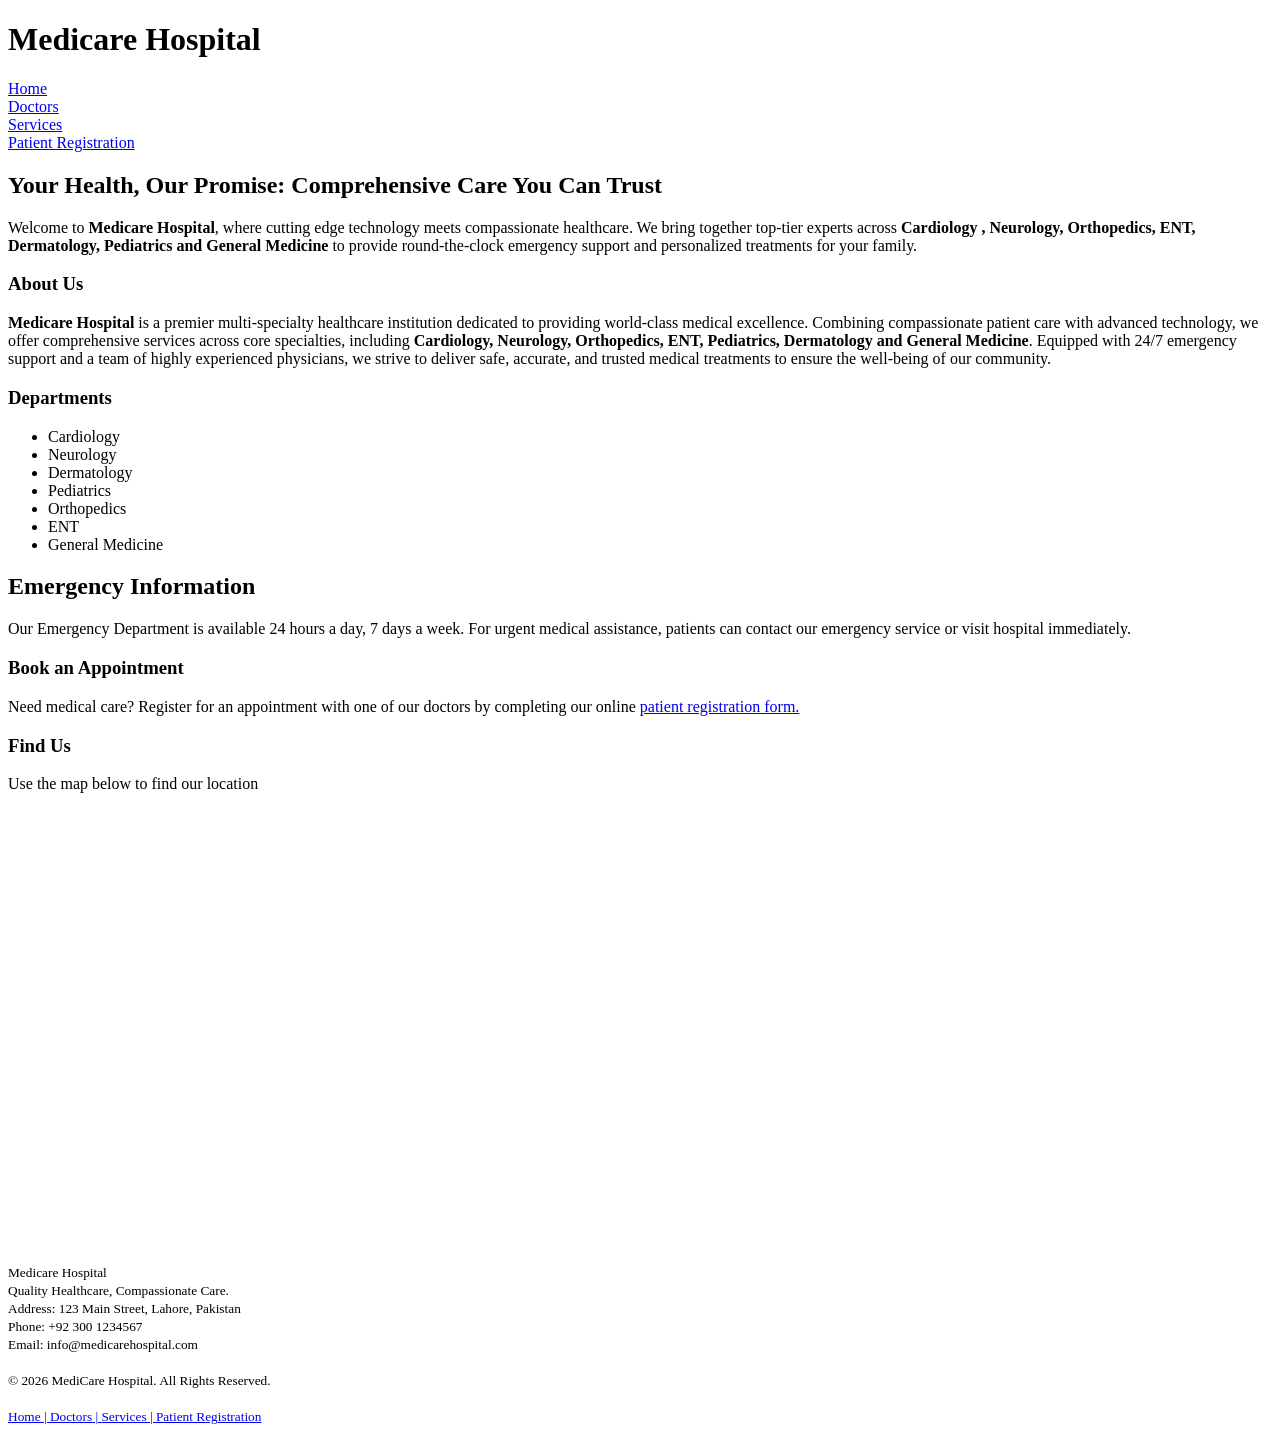
<file: 01-HTML/HTML-Fundamentals/index.html>
<!DOCTYPE html>
<html lang="en">
<head>
    <meta charset="UTF-8">
    <meta name="viewport" content="width=device-width, initial-scale=1.0">
    <title>Document</title>
</head>
<body>
    <header>    
    <h1>Medicare Hospital</h1>
    <nav>
    <a href="index.html">Home</a><br>
    <a href="doctors.html">Doctors</a><br>
    <a href="services.html">Services</a><br>
    <a href="patient-registration-form.html" target="_blank">Patient Registration</a><br>
    </nav>
    
    </header>
    
    <main>
    <!--Welcome Section-->
    <section id="welcome">
    <h2>Your Health, Our Promise: Comprehensive Care You Can Trust</h2>
    <p>
        Welcome to <b>Medicare Hospital</b>, where cutting edge technology meets
        compassionate healthcare. We bring together top-tier experts across <b>Cardiology , 
        Neurology, Orthopedics, ENT, Dermatology, Pediatrics and General Medicine</b> to provide
        round-the-clock emergency support and personalized treatments for your family.
    </p>
    </section>
    <!--About Hospital-->
    <section id="about">
        <h3>About Us</h3>
        <p><strong>Medicare Hospital</strong> is a premier multi-specialty healthcare institution 
            dedicated to providing world-class medical excellence. Combining compassionate patient 
            care with advanced technology, we offer comprehensive services across core specialties,
             including <strong>Cardiology, Neurology, Orthopedics, ENT, Pediatrics, Dermatology 
                and General Medicine</strong>. Equipped with 24/7 emergency support and a team of 
                highly experienced physicians, we strive to deliver safe, accurate, and trusted
                 medical treatments to ensure the well-being of our community.</p>
    </section>
    <!--Departments -- ul -->
    <section id="departments">
    <h3>Departments</h3>
    <ul>
       <li>Cardiology</li>
        <li>Neurology</li>
        <li>Dermatology</li>
        <li>Pediatrics</li>
        <li>Orthopedics</li>
        <li>ENT</li>
        <li>General Medicine</li>
    </ul>
    </section>
    <section id="emergency">
    <h2>Emergency Information</h2>
    <p>Our Emergency Department is available 24 hours a day, 7 days a week.
        For urgent medical assistance, patients can contact our emergency service
        or visit hospital immediately.
    </p>
    </section>
    <!--Appointment Information-->
    <section id="book_appointment">
    <h3>Book an Appointment</h3>
    <p>Need medical care? Register for an appointment with one  of our doctors by completing
        our online <a href="patient-registration-form.html">patient registration form.</a> 
    </p>
    <!-- awareness -->
    </section>
    <!-- location -->
    <section id="location">
        <h3>Find Us</h3>
        <p>Use the map below to find our location</p>
        <iframe src="https://www.google.com/maps/embed?pb=!1m18!1m12!1m3!1d48070.51494495655!2d74.27986377573521!3d31.600699900000016!2m3!1f0!2f0!3f0!3m2!1i1024!2i768!4f13.1!3m3!1m2!1s0x39191b77269d5071%3A0x4313cab66d0fd119!2sMedicare%20Hospital%2C%20Badami%20Bagh%20Branch!5e1!3m2!1sen!2sde!4v1787753905964!5m2!1sen!2sde" width="600" height="450" style="border:0;" allowfullscreen="" loading="lazy" referrerpolicy="strict-origin-when-cross-origin"></iframe>
    </section>
    
    </main>
    <!--Footer-->
    <footer>
        <small>
            Medicare Hospital 
            <br>
            Quality Healthcare, Compassionate Care.<br>
            Address: 123 Main Street, Lahore, Pakistan<br>
            Phone: +92 300 1234567<br>
            Email: info@medicarehospital.com
            <br><br>
            © 2026 MediCare Hospital. All Rights Reserved.
            <br><br>
            <a href="index.html"> Home | </a>
            <a href="doctors.html"> Doctors | </a>
            <a href="services.html"> Services | </a>
            <a href="patient-registration-form.html"> Patient Registration </a>
        </small>

    </footer>
</body>
</html>
</file>
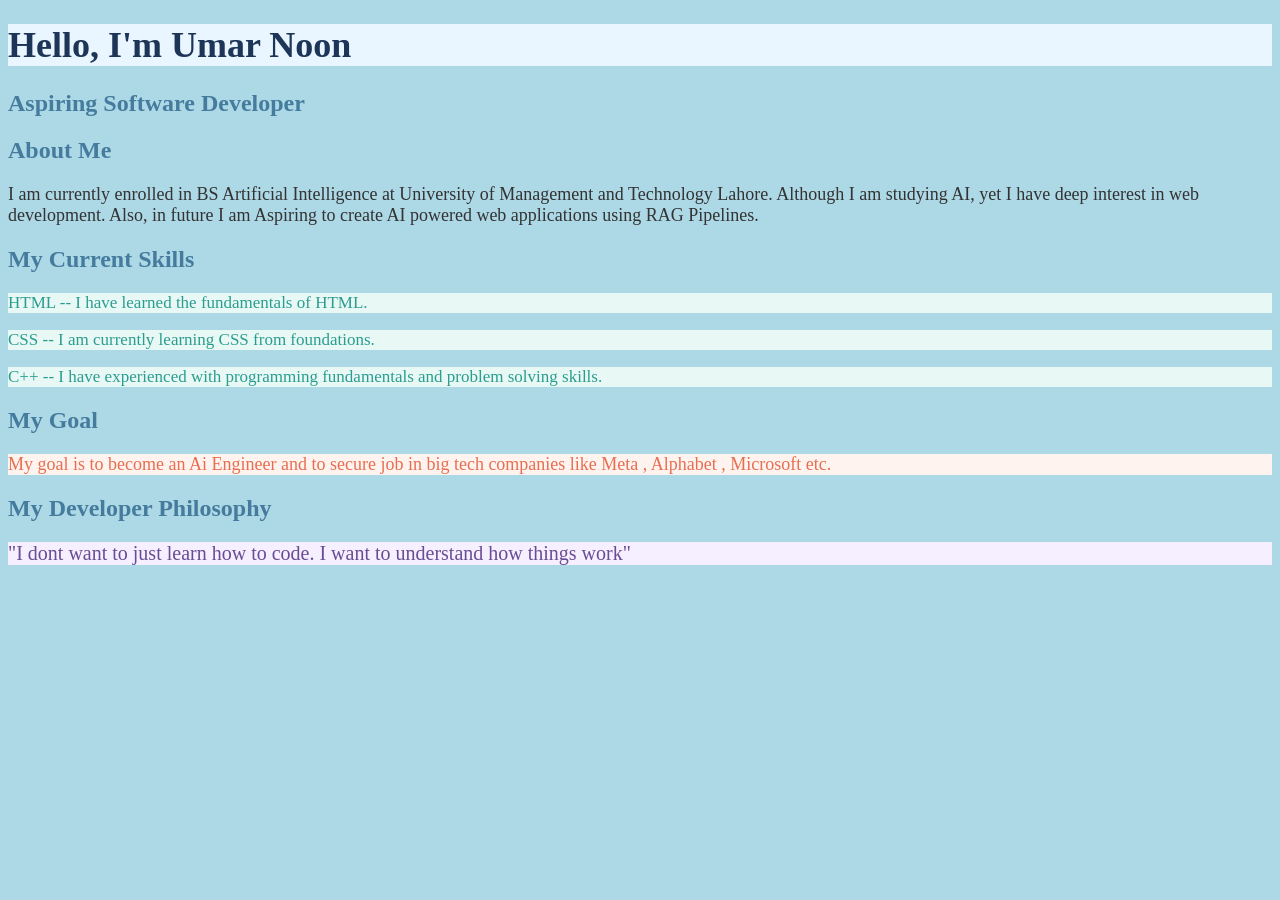
<file: 02-CSS/01-CSS-Foundations/index.html>
<!DOCTYPE html>
<html lang="en">
<head>
    <meta charset="UTF-8">
    <meta name="viewport" content="width=device-width, initial-scale=1.0">
    <title>Document</title>
    <link rel="stylesheet" href="style.css">
</head>
<body>
    <h1>Hello, I'm Umar Noon</h1>
    
    <h2>Aspiring Software Developer</h2>
    <h2>About Me</h2>
    <p>I am currently enrolled in BS Artificial Intelligence at University 
        of Management and Technology Lahore. Although I am studying AI, yet
        I have deep interest in web development. Also, in future I am Aspiring
        to create AI powered web applications using RAG Pipelines. 
    </p>
    <h2>My Current Skills</h2>
    <p class="skills">HTML -- I have learned the fundamentals of HTML.</p>
    <p class="skills">CSS -- I am currently learning CSS from foundations.</p>
    <p class="skills">C++ -- I have experienced with programming fundamentals and problem solving skills.</p>

    <h2>My Goal</h2>
    <p id="goal">My goal is to become an Ai Engineer and to secure job
        in big tech companies like Meta , Alphabet , Microsoft etc.
    </p>
    <h2>
        My Developer Philosophy
    </h2>
    <p class="quote">"I dont want to just learn how to code. I want to 
        understand how things work"
    </p>

</body>
</html>
</file>
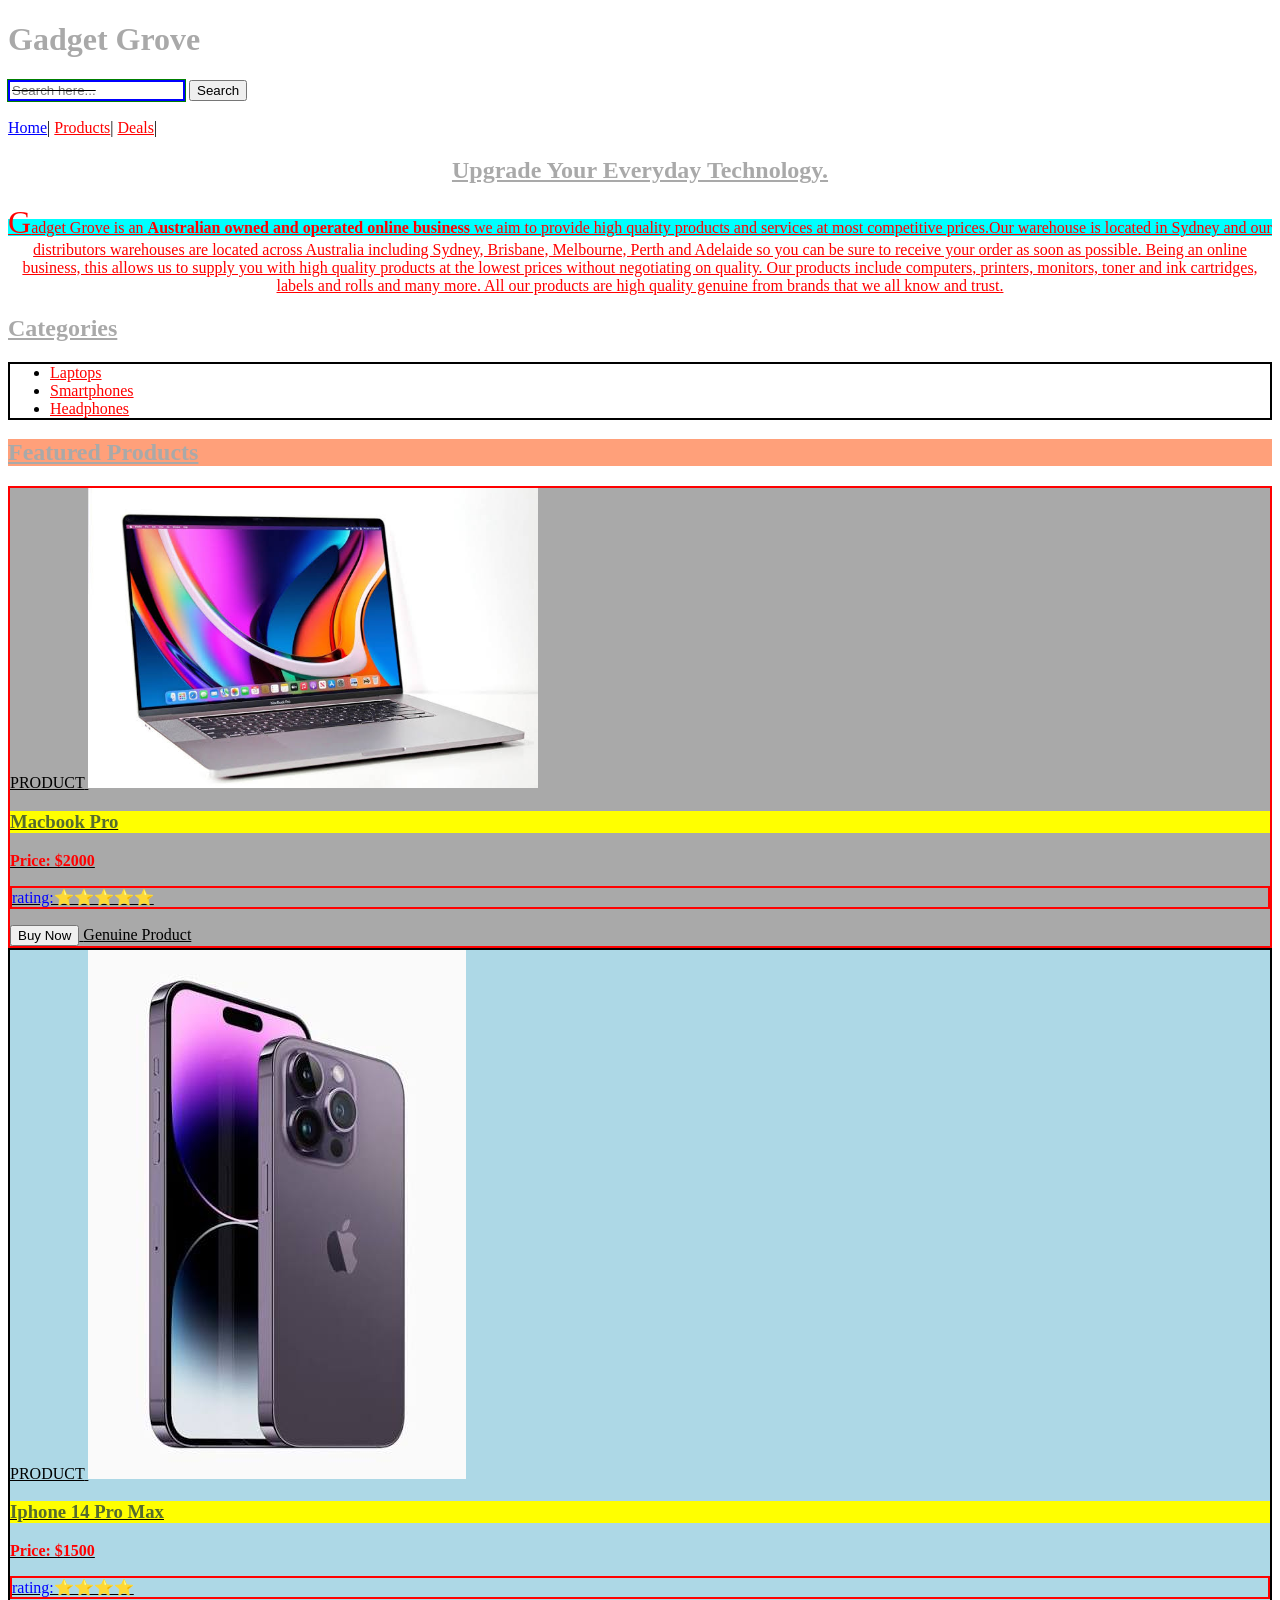
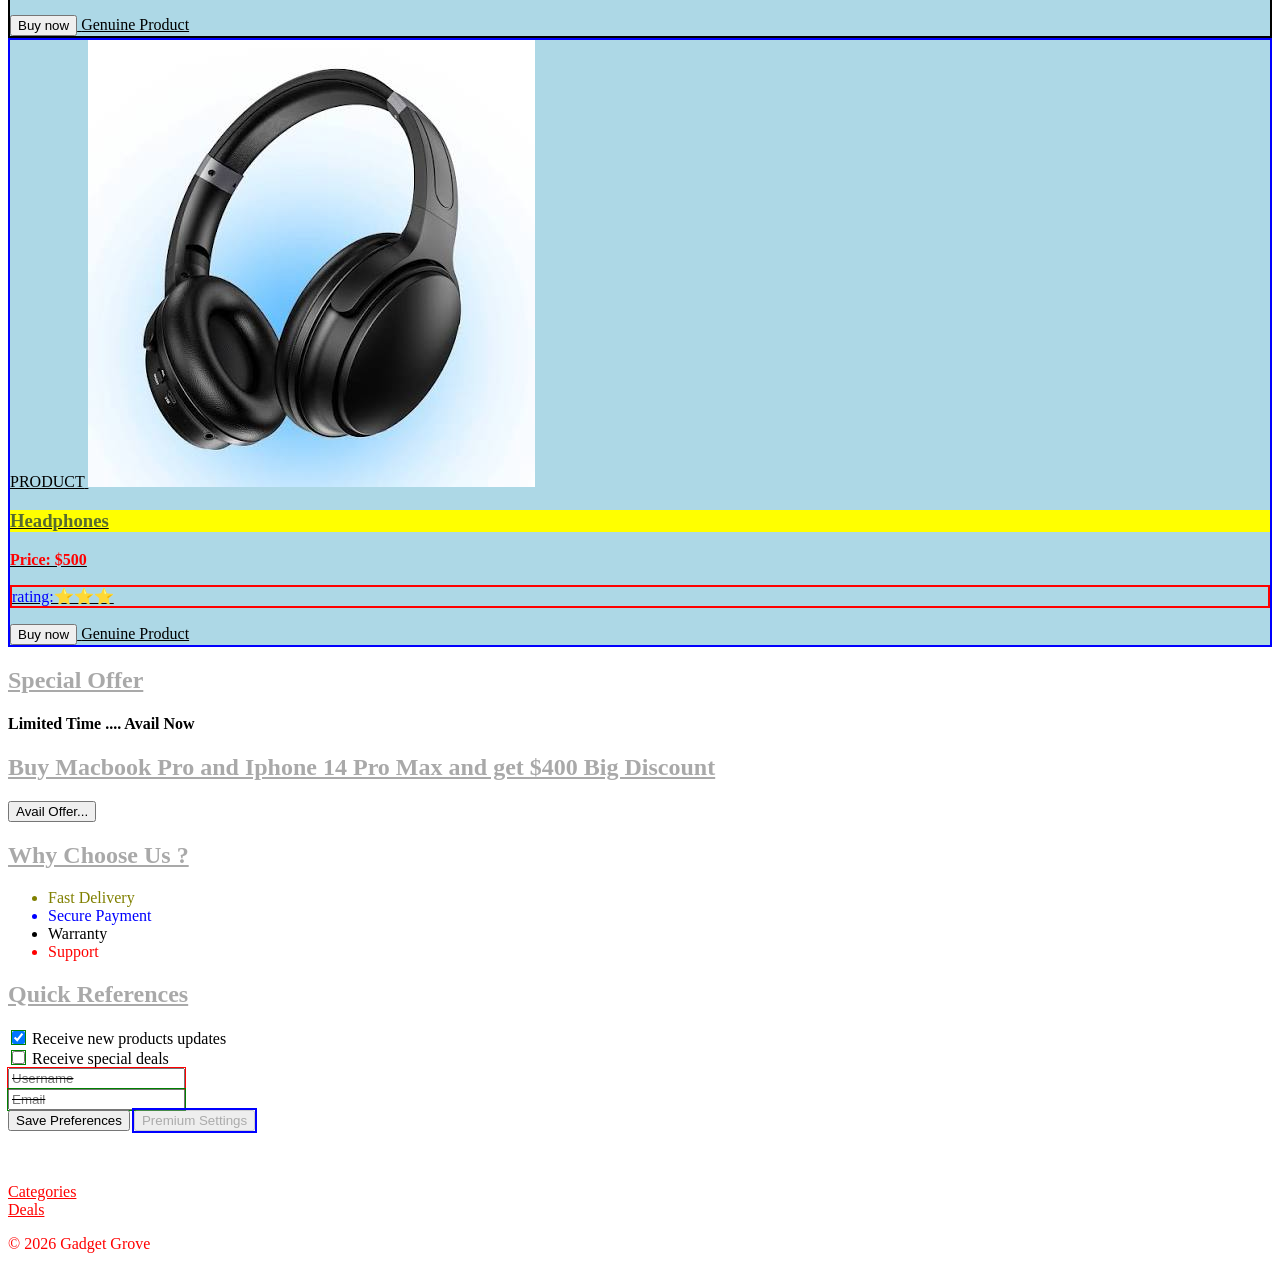
<file: 02-CSS/02-Selectors/index.html>
<!DOCTYPE html>
<html lang="en">
<head>
    <meta charset="UTF-8">
    <meta name="viewport" content="width=device-width, initial-scale=1.0">
    <title>Gadget Grove | Tech Store</title>
    <link rel="stylesheet" href="style.css">
</head>
<body>
    <header>
        <h1>Gadget Grove</h1> 
         <search>
            <form action="" method="get">
                <input type="search" name="q" placeholder="Search here..." >
                <button type="submit">Search</button>
            </form>
        </search>
        <br>
        <nav>
            <a href="index.html">Home</a>|
            <a href="#products">Products</a>|
            
            <a href="#deal">Deals</a>|
            
        </nav>
       
    </header>

    <main>
        <section id="hero">
            <h2>Upgrade Your Everyday Technology.</h2>
            <p>Gadget Grove is an <strong>Australian owned and operated online business</strong>
            we aim to provide high quality products and services at most competitive prices.Our
            warehouse is located in Sydney and our distributors warehouses are located across Australia
            including Sydney, Brisbane, Melbourne, Perth and Adelaide so you can be sure to receive your
            order as soon as possible.
            
            Being an online business, this allows us to supply you with high quality products at 
            the lowest prices without negotiating on quality. Our products include computers, printers,
             monitors, toner and ink cartridges, labels and rolls and many more.
            
            All our products are high quality genuine from brands that we all know and trust.</p>

            
        </section>
        

        <section id="categories">
            <h2>Categories</h2>
            <ul>
                <li><a href="#macbook">Laptops</a></li>
                <li><a href="#iphone">Smartphones</a></li>
                <li><a href="#headphone">Headphones</a></li>

            </ul>
        </section>


        <section id="products">
            <h2>Featured Products</h2>
            <article id="macbook" class="product-card featured">
                
                <img  src="images/Macbook.jpg" alt="Macbook Pro">
                <h3>Macbook Pro</h3>
                <strong>Price: $2000</strong>
                <p>rating:⭐⭐⭐⭐⭐</p>
                <button>Buy Now</button>
                
            </article>
            
            <article id="iphone" class="product-card">
                <img src="images/iphone.jpg" alt="Iphone 14 Pro Max">
                <h3>Iphone 14 Pro Max</h3>
                <strong>Price: $1500</strong>
                <p>rating:⭐⭐⭐⭐</p>
                <button>Buy now</button>
            </article>

             <article id="headphone" class="product-card">
                <img  src="images/headphones.jpg" alt="Headphones">
                <h3>Headphones</h3>
                <strong>Price: $500</strong>
                <p>rating:⭐⭐⭐</p>
                <button>Buy now</button>
             </article>
        </section>

        <section id="deal">
            <h2>Special Offer</h2>
            <h4>Limited Time .... Avail Now</h4>
            <h2>Buy Macbook Pro and Iphone 14 Pro Max and get $400 Big Discount</h2>
            <button>Avail Offer...</button>
        </section>

        <section id="quality">
            <h2>Why Choose Us ?</h2>
            <ul>
                <li>Fast Delivery</li>
                <li>Secure Payment</li>
                <li>Warranty</li>
                <li>Support</li>
            </ul>
        </section>

        <section id="preferences">
            <h2>Quick References</h2>
            <form action="" method="get">
                
                <label>
                    <input type="checkbox" name="updates" checked>
                    Receive new products updates
                </label> 

                <br>

                <label>
                    <input type="checkbox" name="deals">
                    Receive special deals
                </label>
                <br>

                <label>
                    <input type="text" name="username" placeholder="Username" required>
                </label>

                <br>
                <label>
                    <input type="email" name="email" placeholder="Email"> 
                </label>

                <br>
                <button type="submit">Save Preferences</button>
                <button type="button" disabled>Premium Settings</button>

                <p id="preference-message"></p> <!-- wrote just for practicing  :empty  -->

            </form>
        </section>

    </main>


    <footer>
        
        <a href="#categories">Categories</a><br>
        <a href="#deal">Deals</a>

        <br><p>© 2026 Gadget Grove</p>
    </footer>
</body>
</html>
</file>
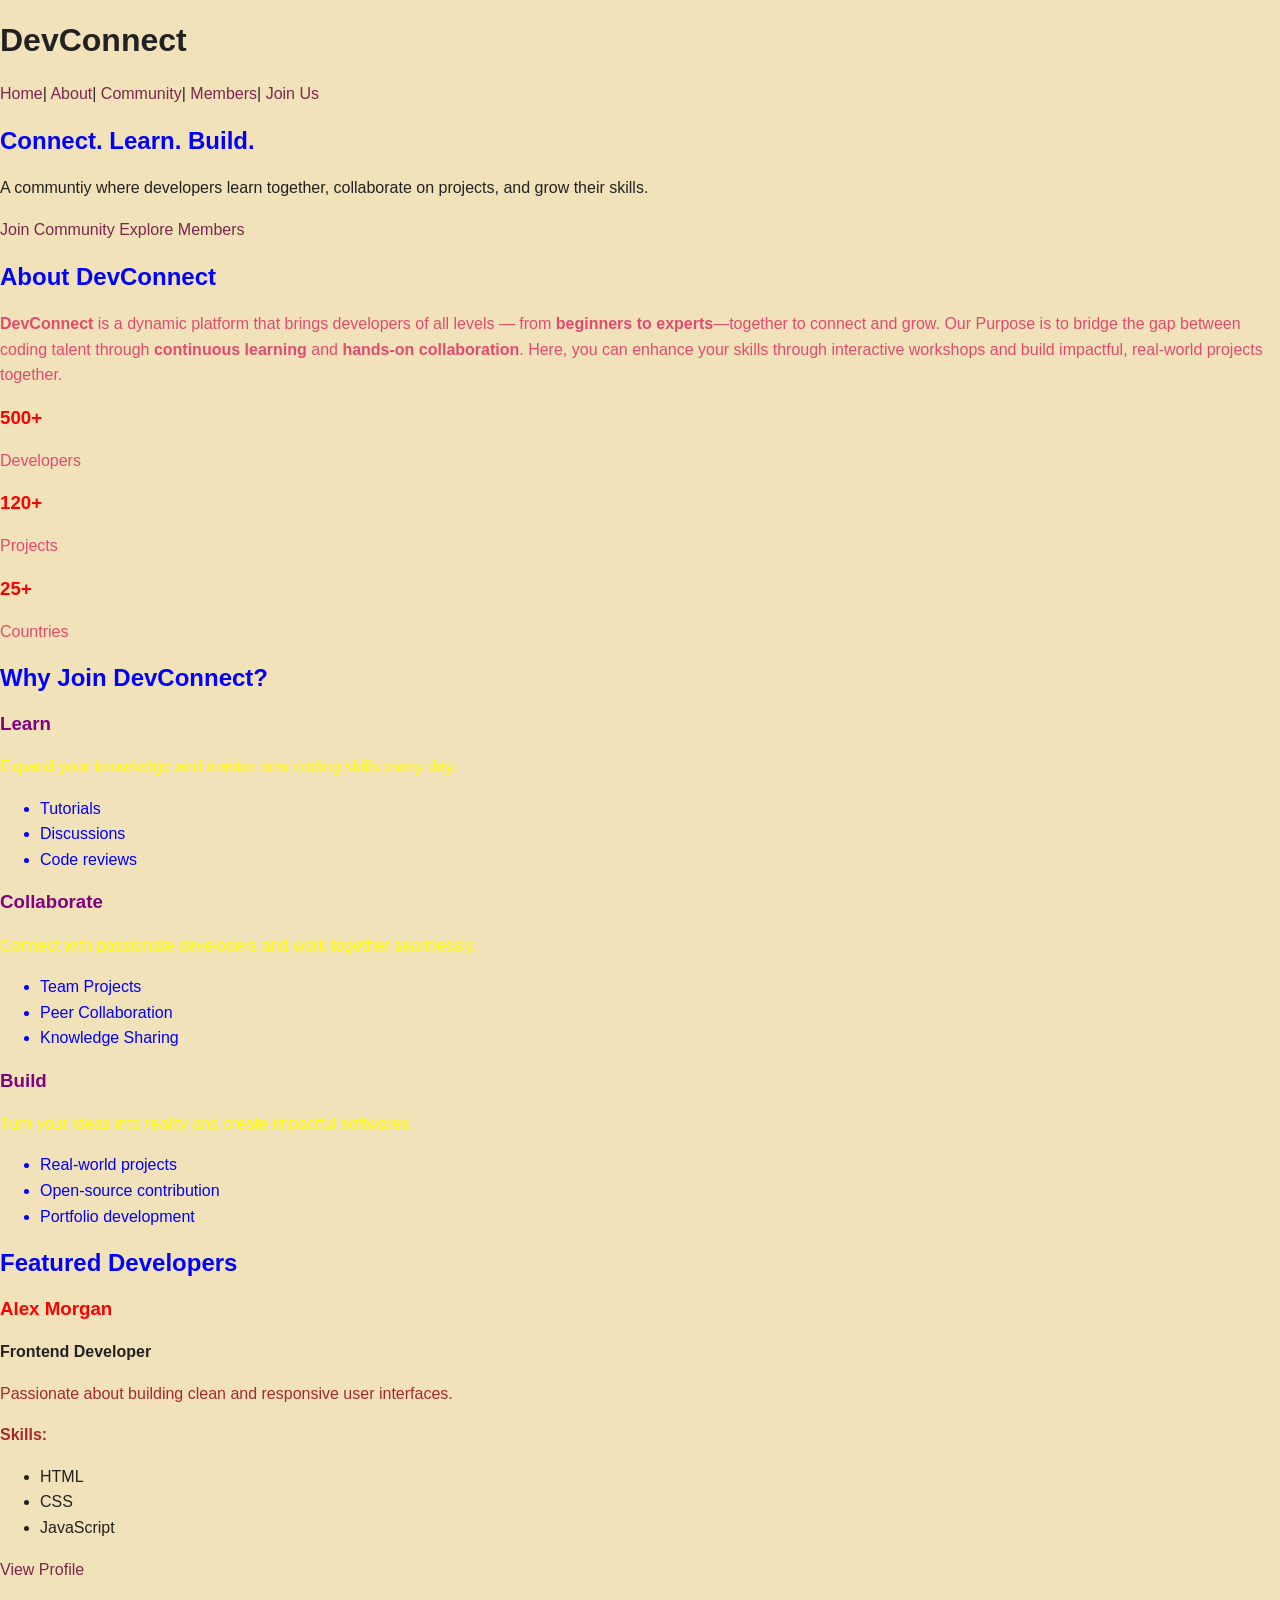
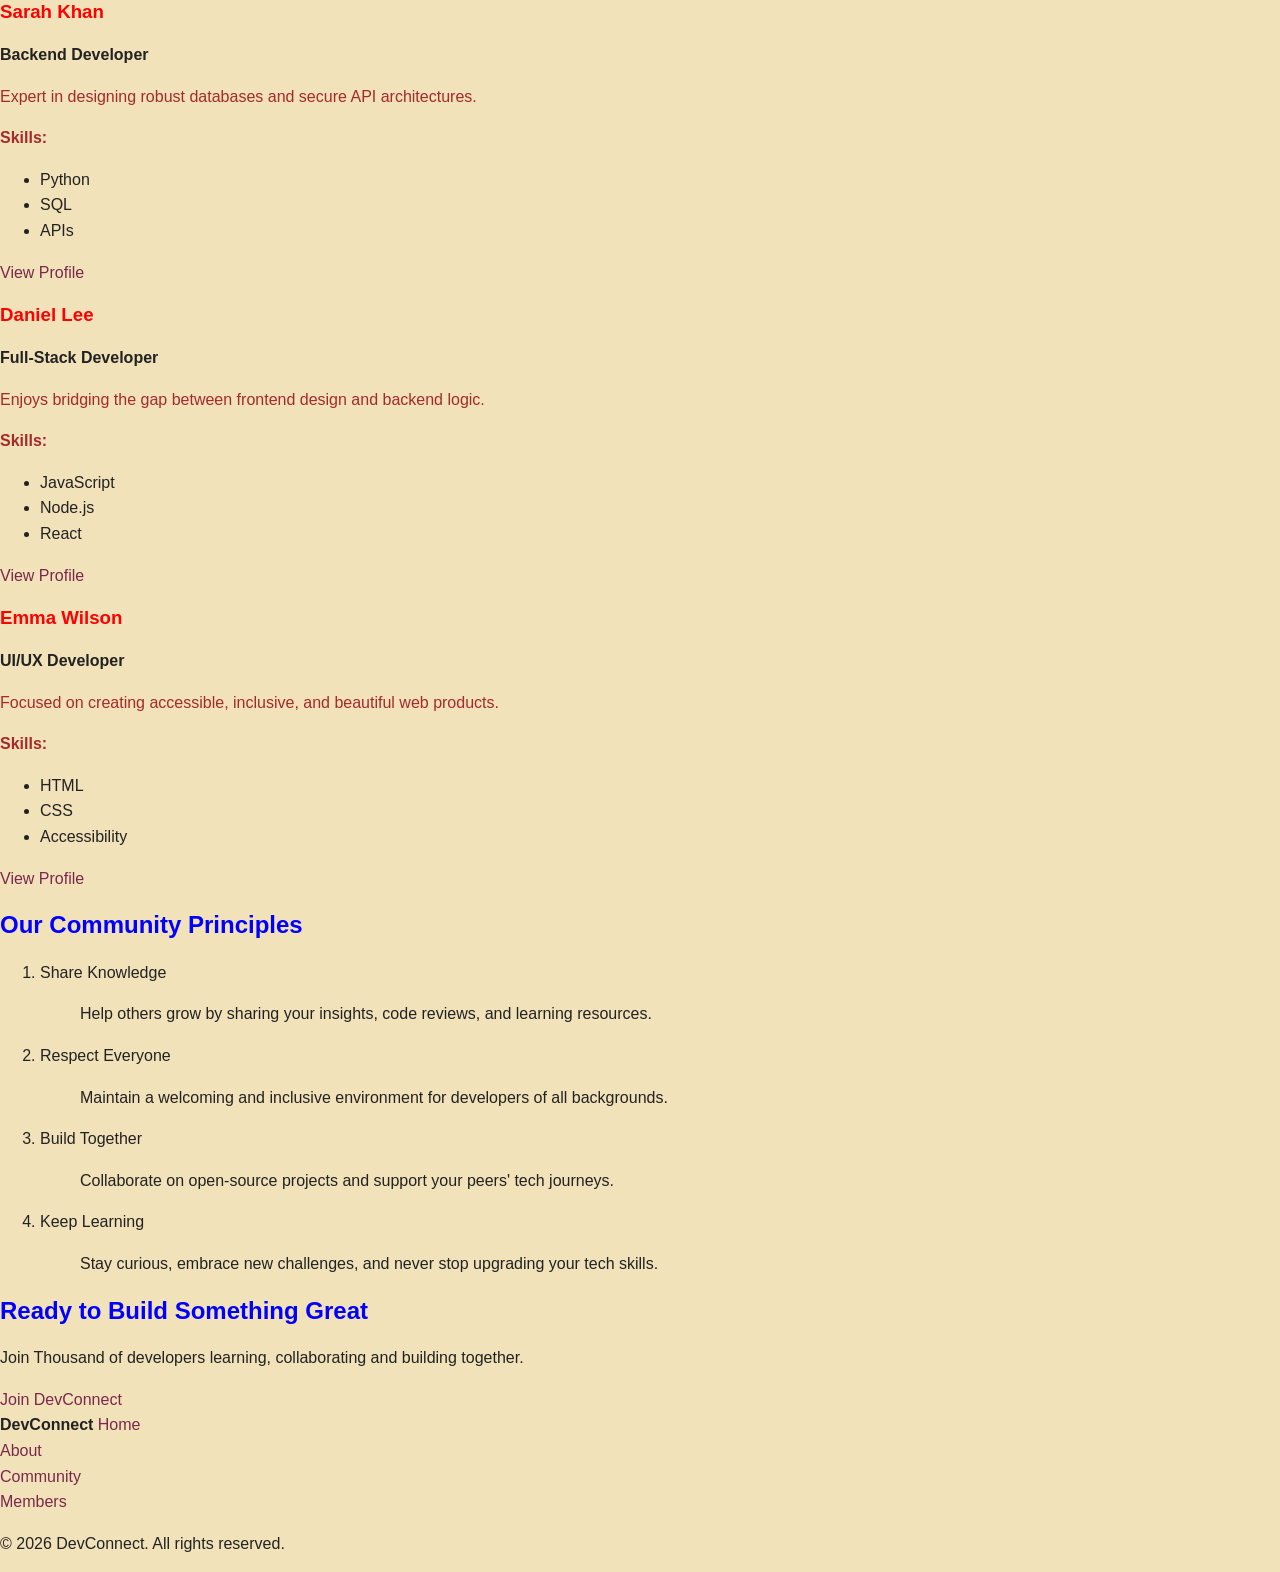
<file: 02-CSS/03-Cascade-and-Specificity/index.html>
<!DOCTYPE html>
<html lang="en">
<head>
    <meta charset="UTF-8">
    <meta name="viewport" content="width=device-width, initial-scale=1.0">
    <title>DevConnect</title>
    <link rel="stylesheet" href="style.css">
</head>
<body>
    <header>
        <h1>DevConnect</h1>

        <nav>
            <a href="#home">Home</a>|
            <a href="#about">About</a>|
            <a href="#community">Community</a>|
            <a href="#members">Members</a>|
            <a href="#join-us">Join Us</a>
        </nav>

    </header>

    <main>
        <section id="hero">
            <h2>Connect. Learn. Build.</h2>
            <p>A communtiy where developers learn together, collaborate on projects, and grow their skills.</p>
            
            <a href="#community">Join Community</a>

            <a href="#members">Explore Members</a>
        </section>

        <section id="about">
            <h2>About DevConnect</h2>
            
            <p><strong>DevConnect</strong> is a dynamic platform that brings developers of all levels
            — from <strong>beginners to experts</strong>—together to connect and grow. Our Purpose is
            to bridge the gap between coding talent through <strong>continuous learning</strong> and <strong>
                hands-on collaboration</strong>. Here, you can enhance your skills through interactive
            workshops and build impactful, real-world projects together.</p>
                
            <div class="stat-container">

                <div class="stat-block">
                    <h3>500+</h3>
                    <p>Developers</p>
                </div>

                <div class="stat-block">
                    <h3>120+</h3>
                    <p>Projects</p>
                </div>

                <div class="stat-block">
                    <h3>25+</h3>
                    <p>Countries</p>
                </div>

            </div>
        </section>
        

        <section id="community">
            <h2>Why Join DevConnect?</h2>

            <div class="cards-container">
            <article class="benefit-card">
                <h3>Learn</h3>
                <p>Expand your knowledge and master new coding skills every day.</p>
                <ul>
                    <li>Tutorials</li>
                    <li>Discussions</li>
                    <li>Code reviews</li>
                </ul>
            </article>

            <article class="benefit-card">
                <h3>Collaborate</h3>
                <p>Connect with passionate developers and work together seamlessly.</p>
                <ul>
                    <li>Team Projects</li>
                    <li>Peer Collaboration</li>
                    <li>Knowledge Sharing</li>
                </ul>
            </article>

            <article class="benefit-card">
                <h3>Build</h3>
                <p>Turn your ideas into reality and create impactful softwares.</p>
                <ul>
                    <li>Real-world projects</li>
                    <li>Open-source contribution</li>
                    <li>Portfolio development</li>
                </ul>
            </article>
            </div>
        </section>


        <section id="members">

            <h2>Featured Developers</h2>
            
            <div class="featured-developers">

                <article class="developer">
                    <h3>Alex Morgan</h3>
                    <strong>Frontend Developer</strong>
                    <p>Passionate about building clean and responsive user interfaces.</p> 
                    <p><strong>Skills:</strong></p>
                    <ul>
                        <li>HTML</li>
                        <li>CSS</li>
                        <li>JavaScript</li>
                    </ul>
                    <a href="">View Profile</a>     
                </article>

                <article class="developer">
                    <h3>Sarah Khan</h3>
                    <strong>Backend Developer</strong>
                    <p>Expert in designing robust databases and secure API architectures.</p>
                    <p><strong>Skills:</strong></p>
                    <ul>
                        <li>Python</li>
                        <li>SQL</li>
                        <li>APIs</li>
                    </ul>
                    <a href="">View Profile</a> 
                </article>

                <article class="developer">
                    <h3>Daniel Lee</h3>
                    <strong>Full-Stack Developer</strong>
                    <p>Enjoys bridging the gap between frontend design and backend logic.</p>
                    <p><strong>Skills:</strong></p>
                    <ul>
                        <li>JavaScript</li>
                        <li>Node.js</li>
                        <li>React</li>
                    </ul>
                    <a href="">View Profile</a> 
                </article>

                <article class="developer">
                    <h3>Emma Wilson</h3>
                    <strong>UI/UX Developer</strong>
                    <p>Focused on creating accessible, inclusive, and beautiful web products.</p>
                    <p><strong>Skills:</strong></p>
                    <ul>
                        <li>HTML</li>
                        <li>CSS</li>
                        <li>Accessibility</li>
                    </ul>
                    <a href="">View Profile</a> 
                </article>

            </div>

        </section>

        <section id="principles">
            <h2>Our Community Principles</h2>
            <ol>
                <li>Share Knowledge</li>
                    <ul>
                    <dl>Help others grow by sharing your insights, code reviews, and learning resources.</dl></ul>
                <li>Respect Everyone</li>
                        <ul>
                            <dl>Maintain a welcoming and inclusive environment for developers of all backgrounds.</dl>
                        </ul>
                <li>Build Together</li>
                        <ul>
                            <dl>Collaborate on open-source projects and support your peers' tech journeys.</dl>
                        </ul>
                <li>Keep Learning</li>
                        <ul>
                            <dl>Stay curious, embrace new challenges, and never stop upgrading your tech skills.</dl>
                        </ul>
            </ol>
        </section>


        <section id="call-to-action">
            <h2>Ready to Build Something Great</h2>
            <p>Join Thousand of developers learning, collaborating and building together.</p>
            <a href="#community">Join DevConnect</a>
        </section>

    </main>

    <footer>

        <strong>DevConnect</strong>
        <a href="#home">Home</a><br>
        <a href="#about">About</a><br>
        <a href="#community">Community</a><br>
        <a href="#members">Members</a><br>

        <p>© 2026 DevConnect. All rights reserved.</p>

    </footer>
</body>
</html>
</file>
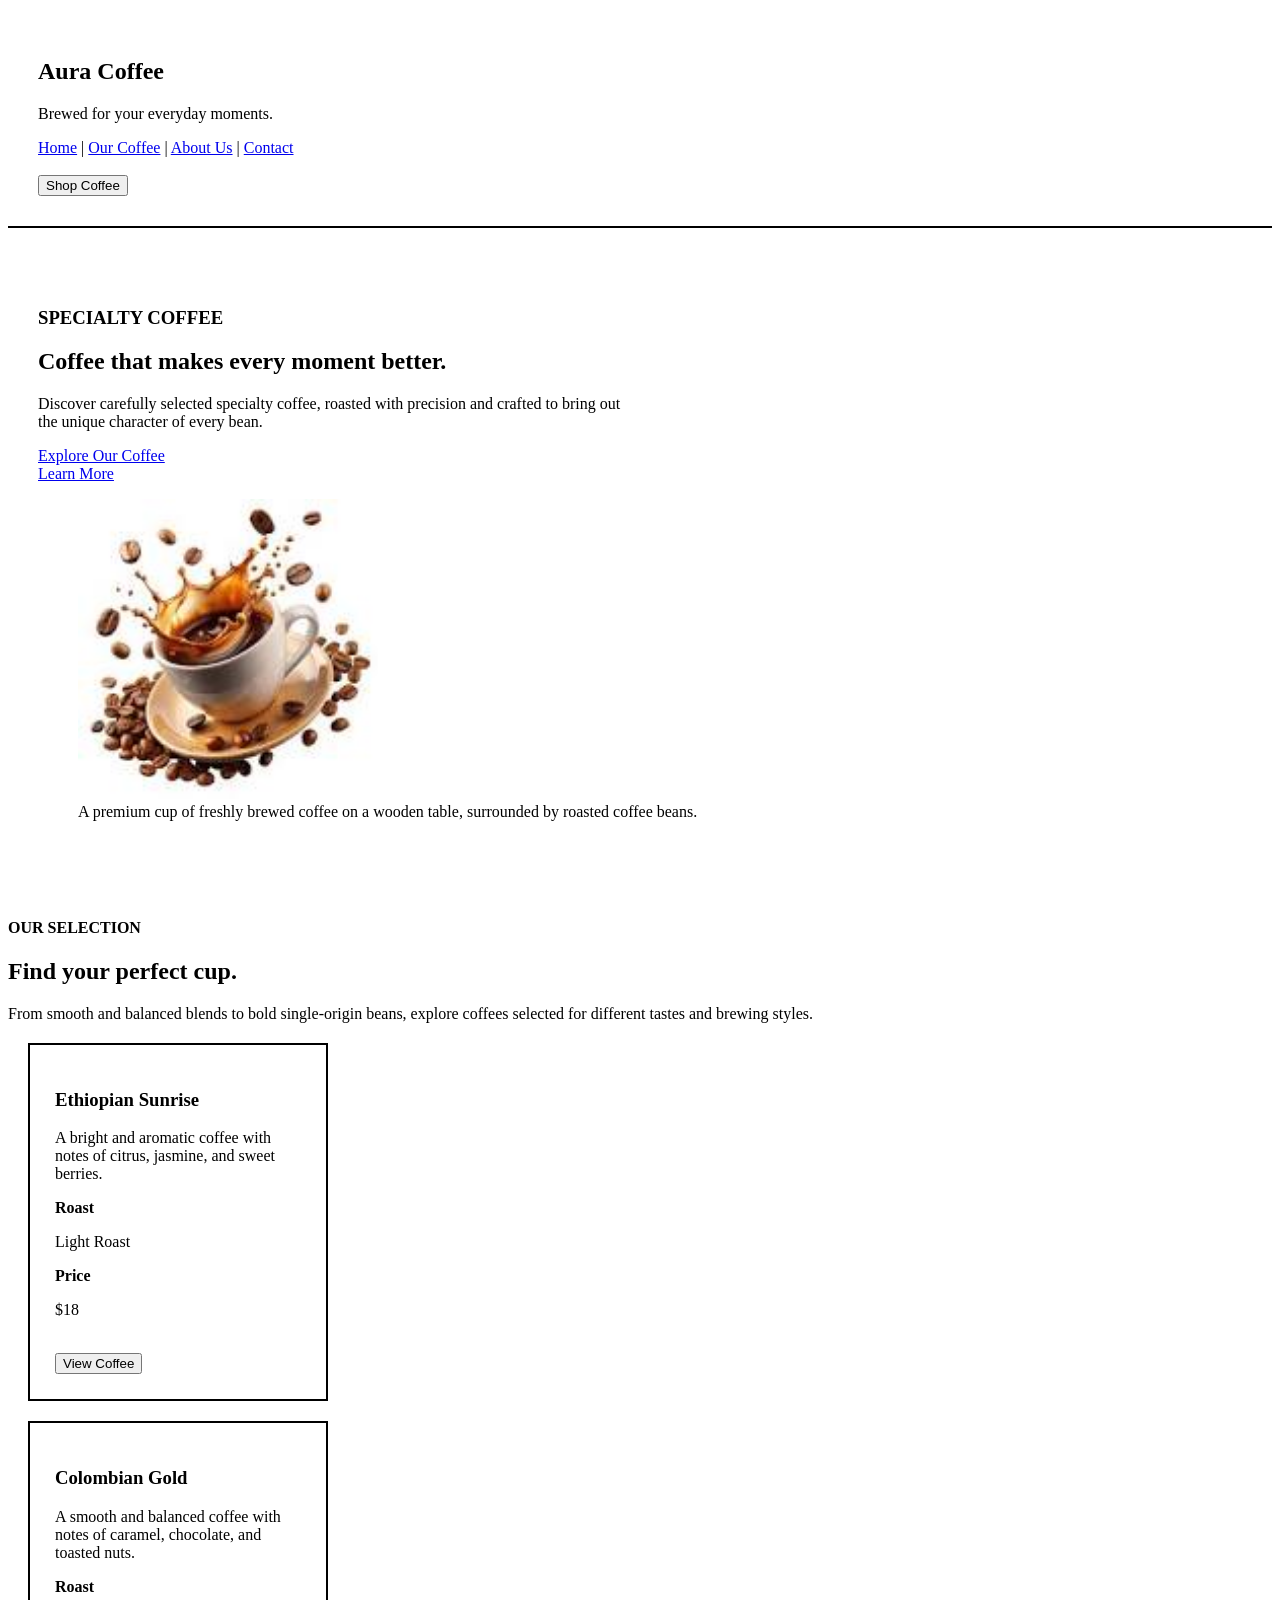
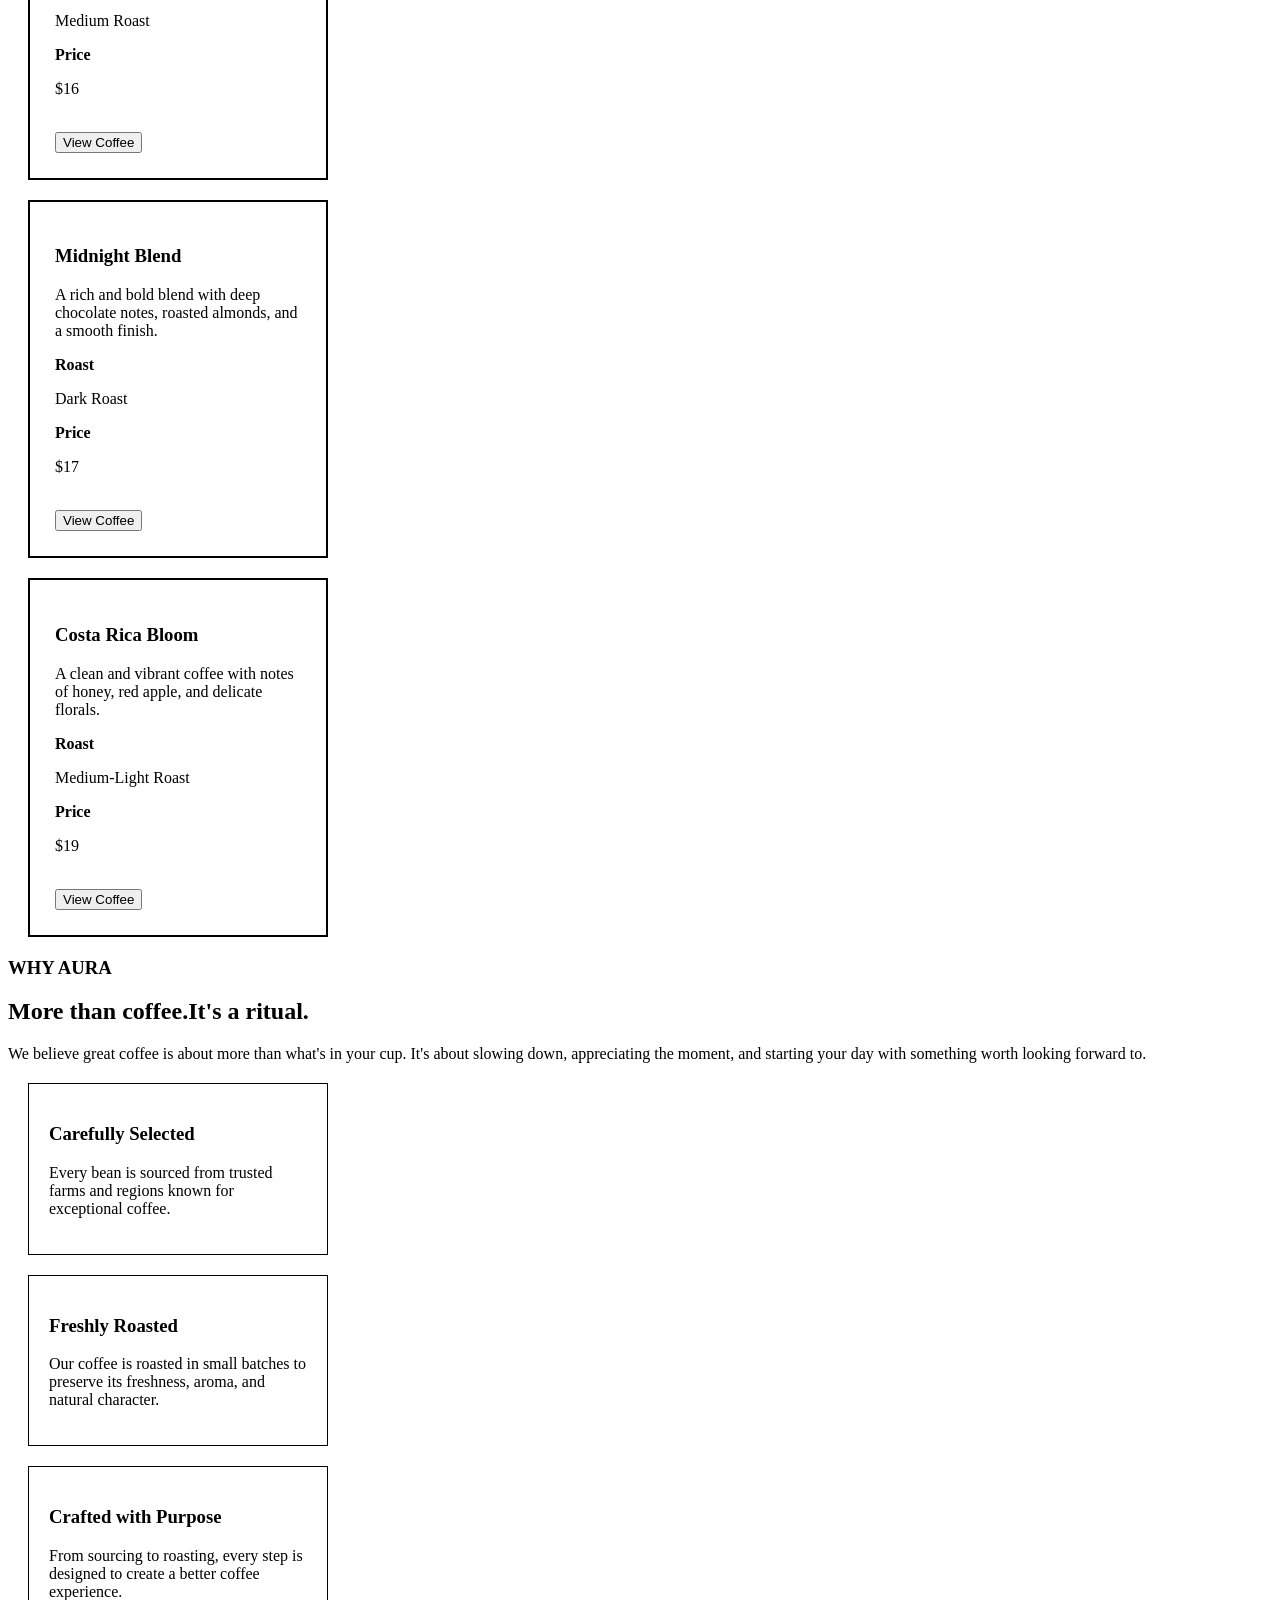
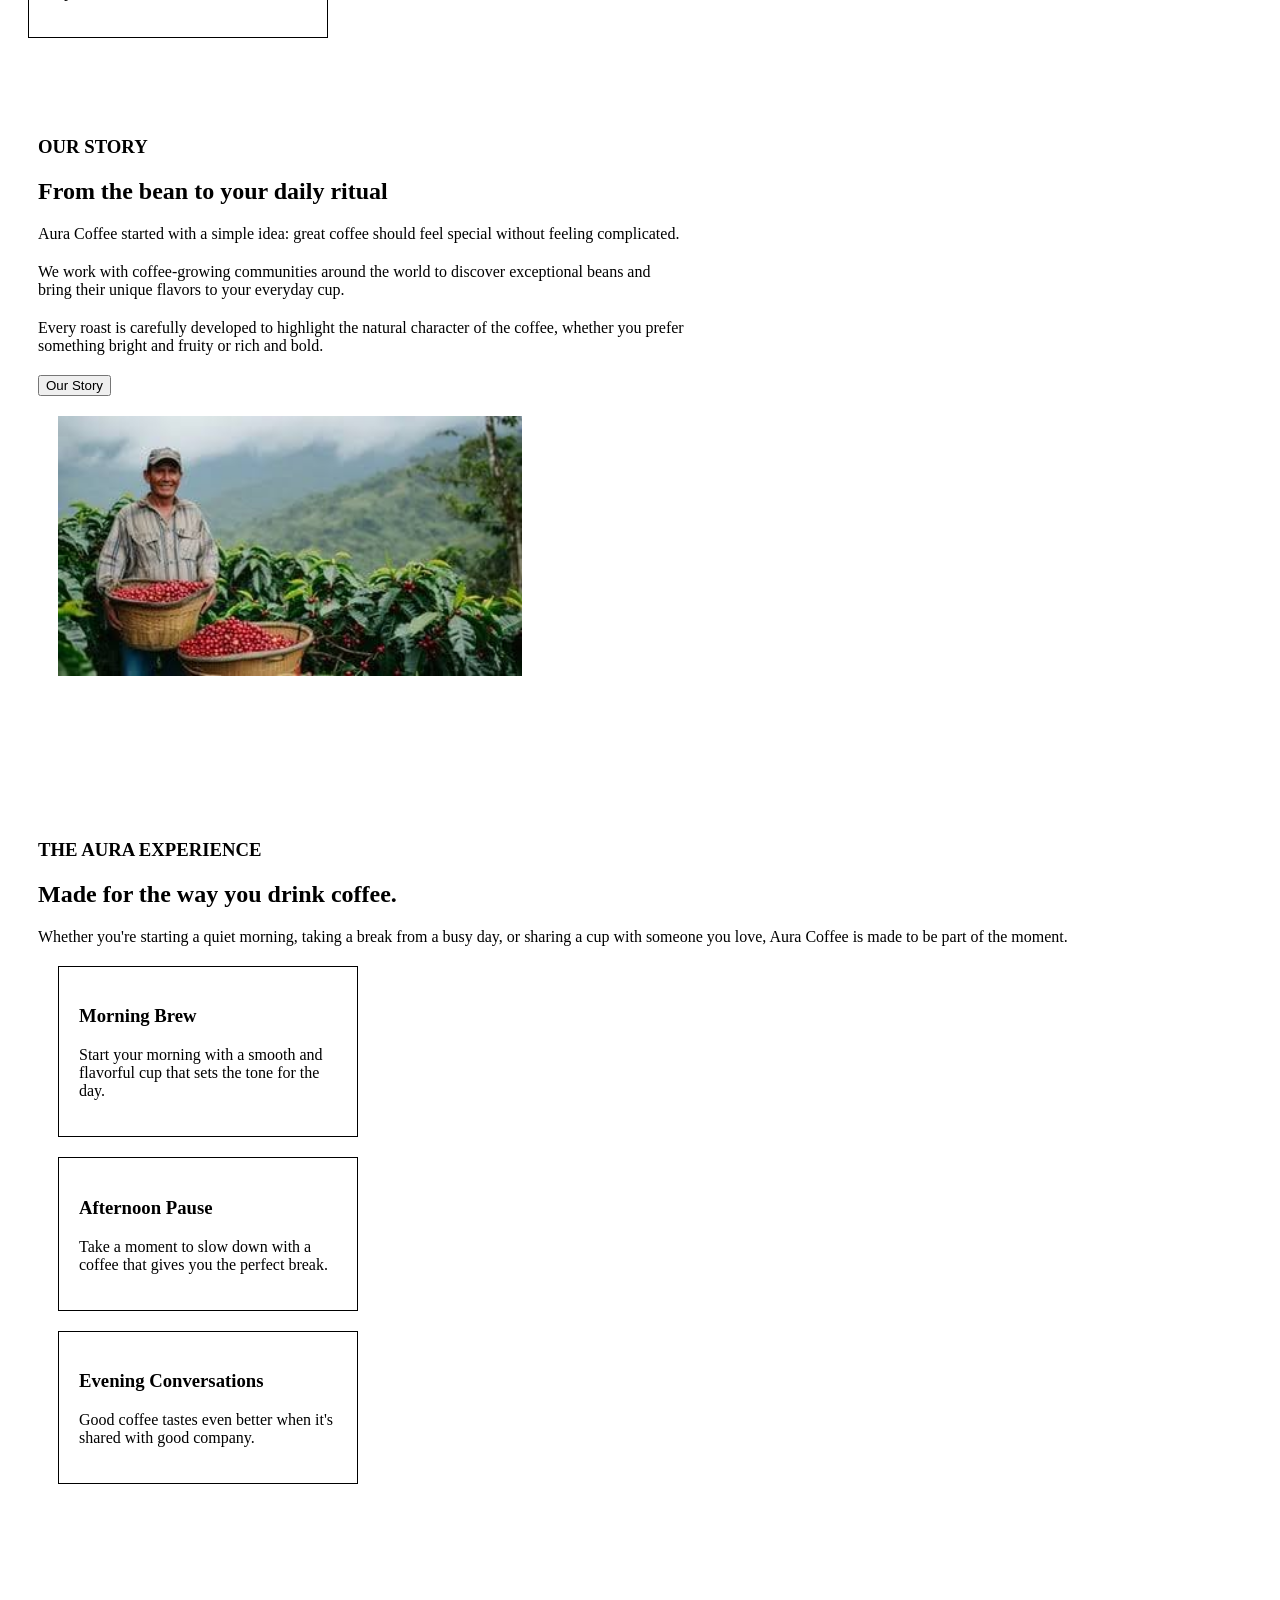
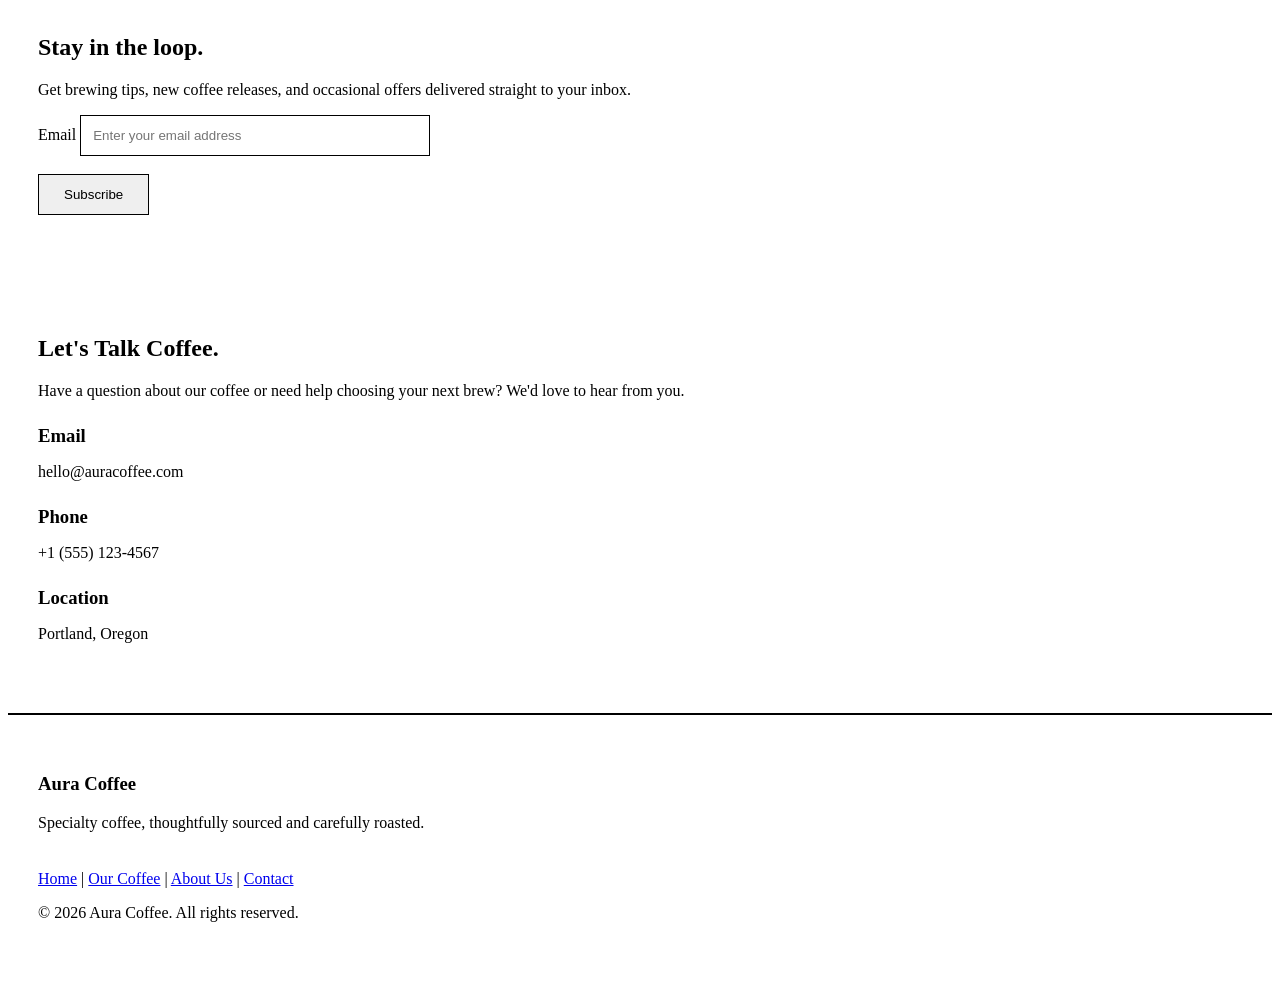
<file: 02-CSS/04-Box-Model/index.html>
<!DOCTYPE html>
<html lang="en">
<head>
    <meta charset="UTF-8">
    <meta name="viewport" content="width=device-width, initial-scale=1.0">
    <title>Box Model</title>
    <link rel="stylesheet" href="style.css">
</head>
<body>
    
    <header>
        <h2>Aura Coffee</h2>
        <p>Brewed for your everyday moments.</p>
        <nav>
            <a href="#home">Home</a> |
            <a href="#coffee">Our Coffee</a> |
            <a href="#about">About Us</a> |
            <a href="#contact">Contact</a>
        </nav>
        <br>
        <button>
            Shop Coffee
        </button>

    </header>

    <main>
        <section id="home">
        
            <h3>SPECIALTY COFFEE</h3>
            <h1>Coffee that makes every moment better.</h1>
            <p>
                Discover carefully selected specialty coffee, roasted with precision and
                crafted to bring out the unique character of every bean.
            </p>
            <a href="#coffee">Explore Our Coffee</a> <br>
            <a href="#about">Learn More</a>
            <br>
            <figure>
            <img src="images/coffee.jpg" alt="Coffee">
            <figcaption>A premium cup of freshly brewed coffee on a wooden table, surrounded by roasted coffee beans.
            </figcaption>
            </figure>

        </section>


        <section id="coffee">
            <h4>OUR SELECTION</h4>
            <h2>Find your perfect cup.</h2>
            <p>From smooth and balanced blends to bold single-origin beans, explore coffees 
                selected for different tastes and brewing styles.</p>
                
                <article class="product-card">
                    <h3>Ethiopian Sunrise</h3>
                    <p>A bright and aromatic coffee with notes of citrus, jasmine, and sweet berries.</p>
                    <b>Roast</b><br>
                    <p>Light Roast</p>
                    <b>Price</b><br>
                    <p>$18</p><br>
                    <button>View Coffee</button> 
                </article>

                <article class="product-card">
                    <h3>Colombian Gold</h3>
                    <p>A smooth and balanced coffee with notes of caramel, chocolate, and toasted nuts.</p>
                    <b>Roast</b><br>
                    <p>Medium Roast</p>
                    <b>Price</b><br>
                    <p>$16</p><br>
                    <button>View Coffee</button> 
                </article>

                <article class="product-card">
                    <h3>Midnight Blend</h3>
                    <p>A rich and bold blend with deep chocolate notes, roasted almonds, and a smooth finish.</p>
                    <b>Roast</b><br>
                    <p>Dark Roast</p>
                    <b>Price</b><br>
                    <p>$17</p><br>
                    <button>View Coffee</button> 
                </article>

                <article class="product-card">
                    <h3>Costa Rica Bloom</h3>
                    <p>A clean and vibrant coffee with notes of honey, red apple, and delicate florals.</p>
                    <b>Roast</b><br>
                    <p>Medium-Light Roast</p>
                    <b>Price</b><br>
                    <p>$19</p><br>
                    <button>View Coffee</button> 
                </article>

        </section>



        <section id="featured">
            <h3>WHY AURA</h3>
            <h2>
                More than coffee.It's a ritual.
            </h2>

            <p>We believe great coffee is about more than what's in your cup. It's about slowing down, 
            appreciating the moment, and starting your day with something worth looking forward to.</p>
                
            <article class="featured-item">
                <h3>Carefully Selected</h3>
                <p>Every bean is sourced from trusted farms and regions known for exceptional coffee.</p>
            </article>

            <article class="featured-item">
                <h3>Freshly Roasted</h3>
                <p>Our coffee is roasted in small batches to preserve its freshness, aroma, and natural
                     character.</p>
            </article>

            <article class="featured-item">
                <h3>Crafted with Purpose</h3>
                <p>From sourcing to roasting, every step is designed to create a better coffee experience.</p>
            </article> 
        
        </section>


        <section id="about">
            
            <h3>OUR STORY</h3>
            <h2>From the bean to your daily ritual</h2>

            <p>Aura Coffee started with a simple idea: great coffee should feel special without 
                feeling complicated.</p>

            <p>We work with coffee-growing communities around the world to discover exceptional beans
                and bring their unique flavors to your everyday cup.</p>

            <p>Every roast is carefully developed to highlight the natural character of the coffee, 
                whether you prefer something bright and fruity or rich and bold.</p> 
                
                <button>Our Story</button><br>
            <img src="images/our-story.jpg" alt="Our Story">

        </section>


        <section id="experience">
            <h3>THE AURA EXPERIENCE</h3>
            <h2>
                Made for the way you drink coffee.
            </h2>
            <p>Whether you're starting a quiet morning, taking a break from a busy day, or sharing a cup
                 with someone you love, Aura Coffee is made to be part of the moment.</p>

                 <article>
                    <h3>Morning Brew</h3>
                    <p>
                        Start your morning with a smooth and flavorful cup that sets the tone for the day.
                    </p>
                 </article>

                 <article>
                    <h3>Afternoon Pause</h3>
                    <p>
                        Take a moment to slow down with a coffee that gives you the perfect break.</p>
                 </article>

                 
                 <article>
                    <h3>Evening Conversations</h3>
                    <p>
                        Good coffee tastes even better when it's shared with good company.</p>
                 </article>
        </section>


        <section id="newsletter">
            <h2>Stay in the loop.</h2>
            <p>Get brewing tips, new coffee releases, and occasional offers delivered straight to your
                 inbox.</p>
            
            <form action="" method="get">
            <label for="email" >Email
            <input type="email" id="email" name="email" placeholder="Enter your email address" required>
            </label><br>
            <br><button type="submit">Subscribe</button>
            </form>
        </section>

        <section id="contact">
            <h2>Let's Talk Coffee.</h2>
            <p>Have a question about our coffee or need help choosing your next brew? We'd love to hear 
                from you.</p>
            <h3>Email</h3>
            <p>hello@auracoffee.com</p>
            <h3>Phone</h3>
            <p>+1 (555) 123-4567</p>
            <h3>
                Location
            </h3>
            <p>Portland, Oregon</p>
        </section>

    </main>

    <footer>

        <h3>Aura Coffee</h3>
        <p>Specialty coffee, thoughtfully sourced and carefully roasted.</p>
        <br>
        <a href="#home">Home</a> |
        <a href="#coffee">Our Coffee</a> |
        <a href="#about">About Us</a> |
        <a href="#contact">Contact</a>

        <p>© 2026 Aura Coffee. All rights reserved.</p>
    </footer>



</body>
</html>
</file>
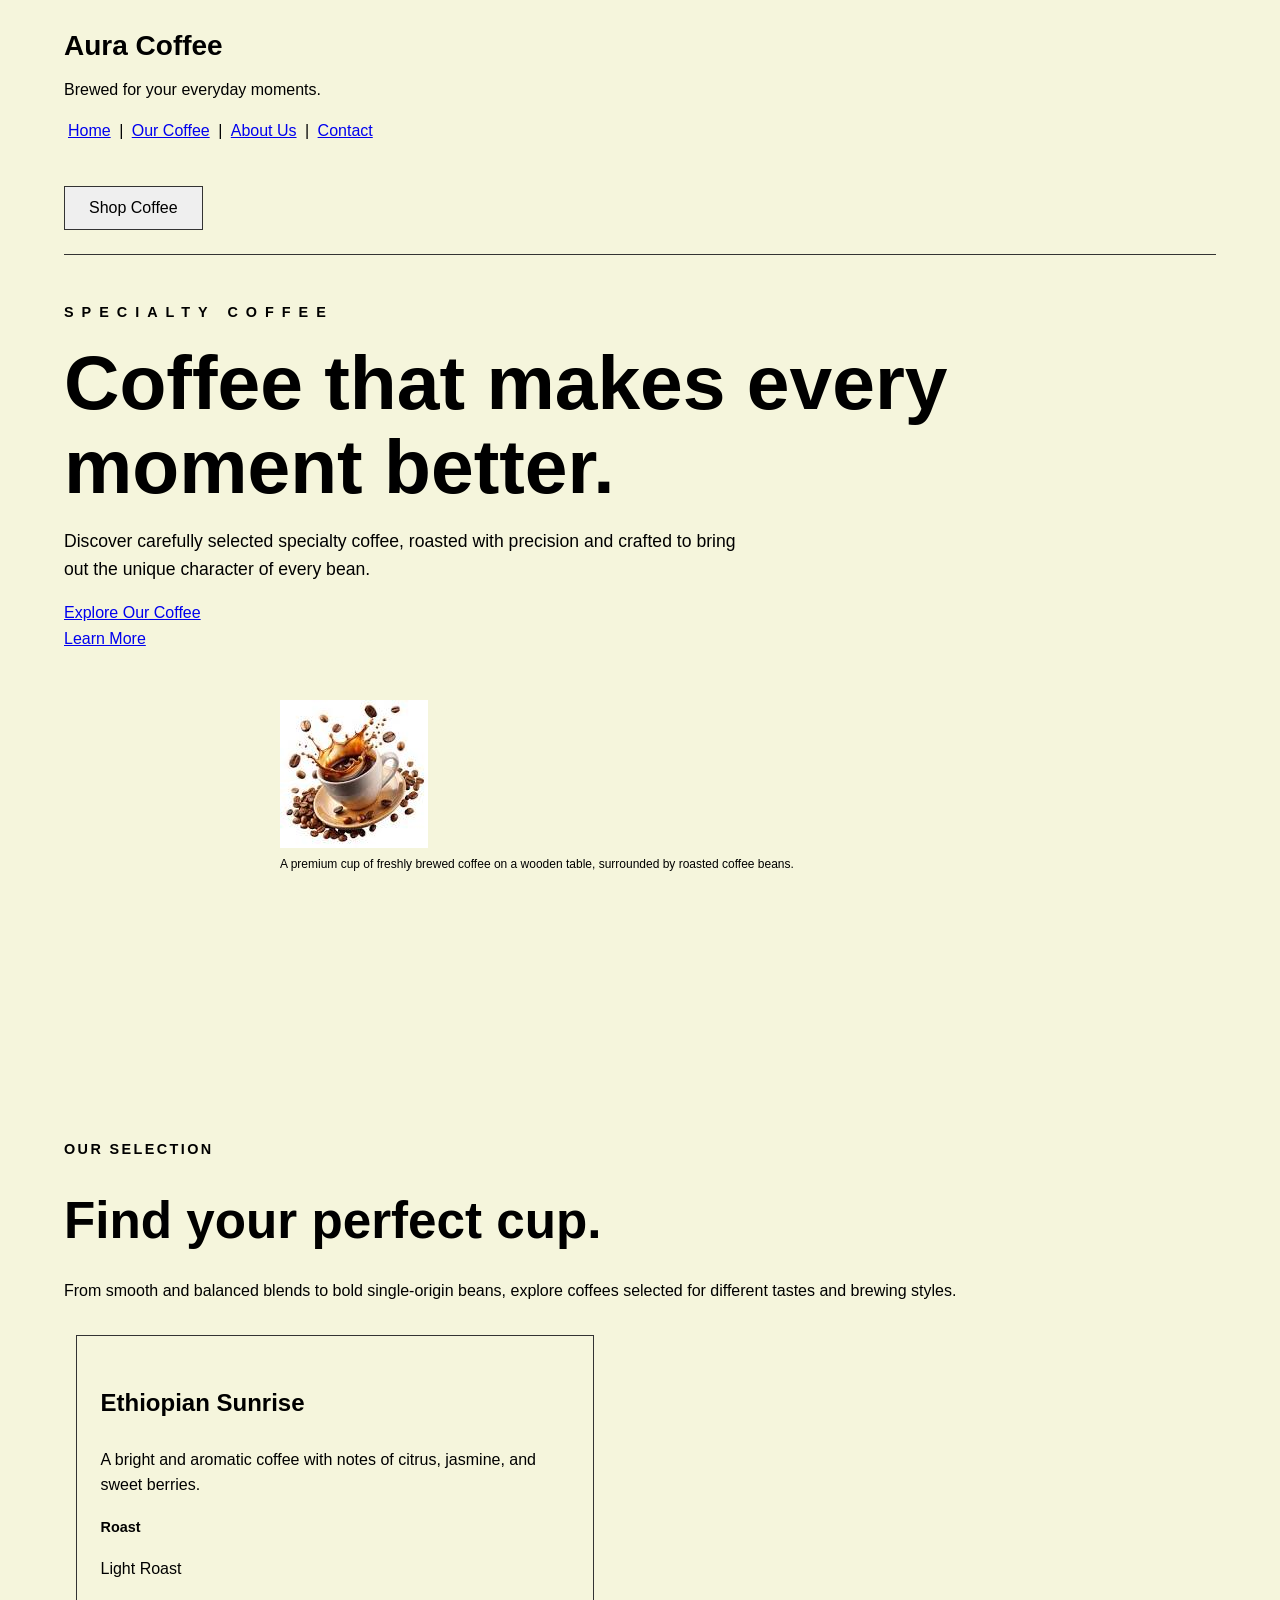
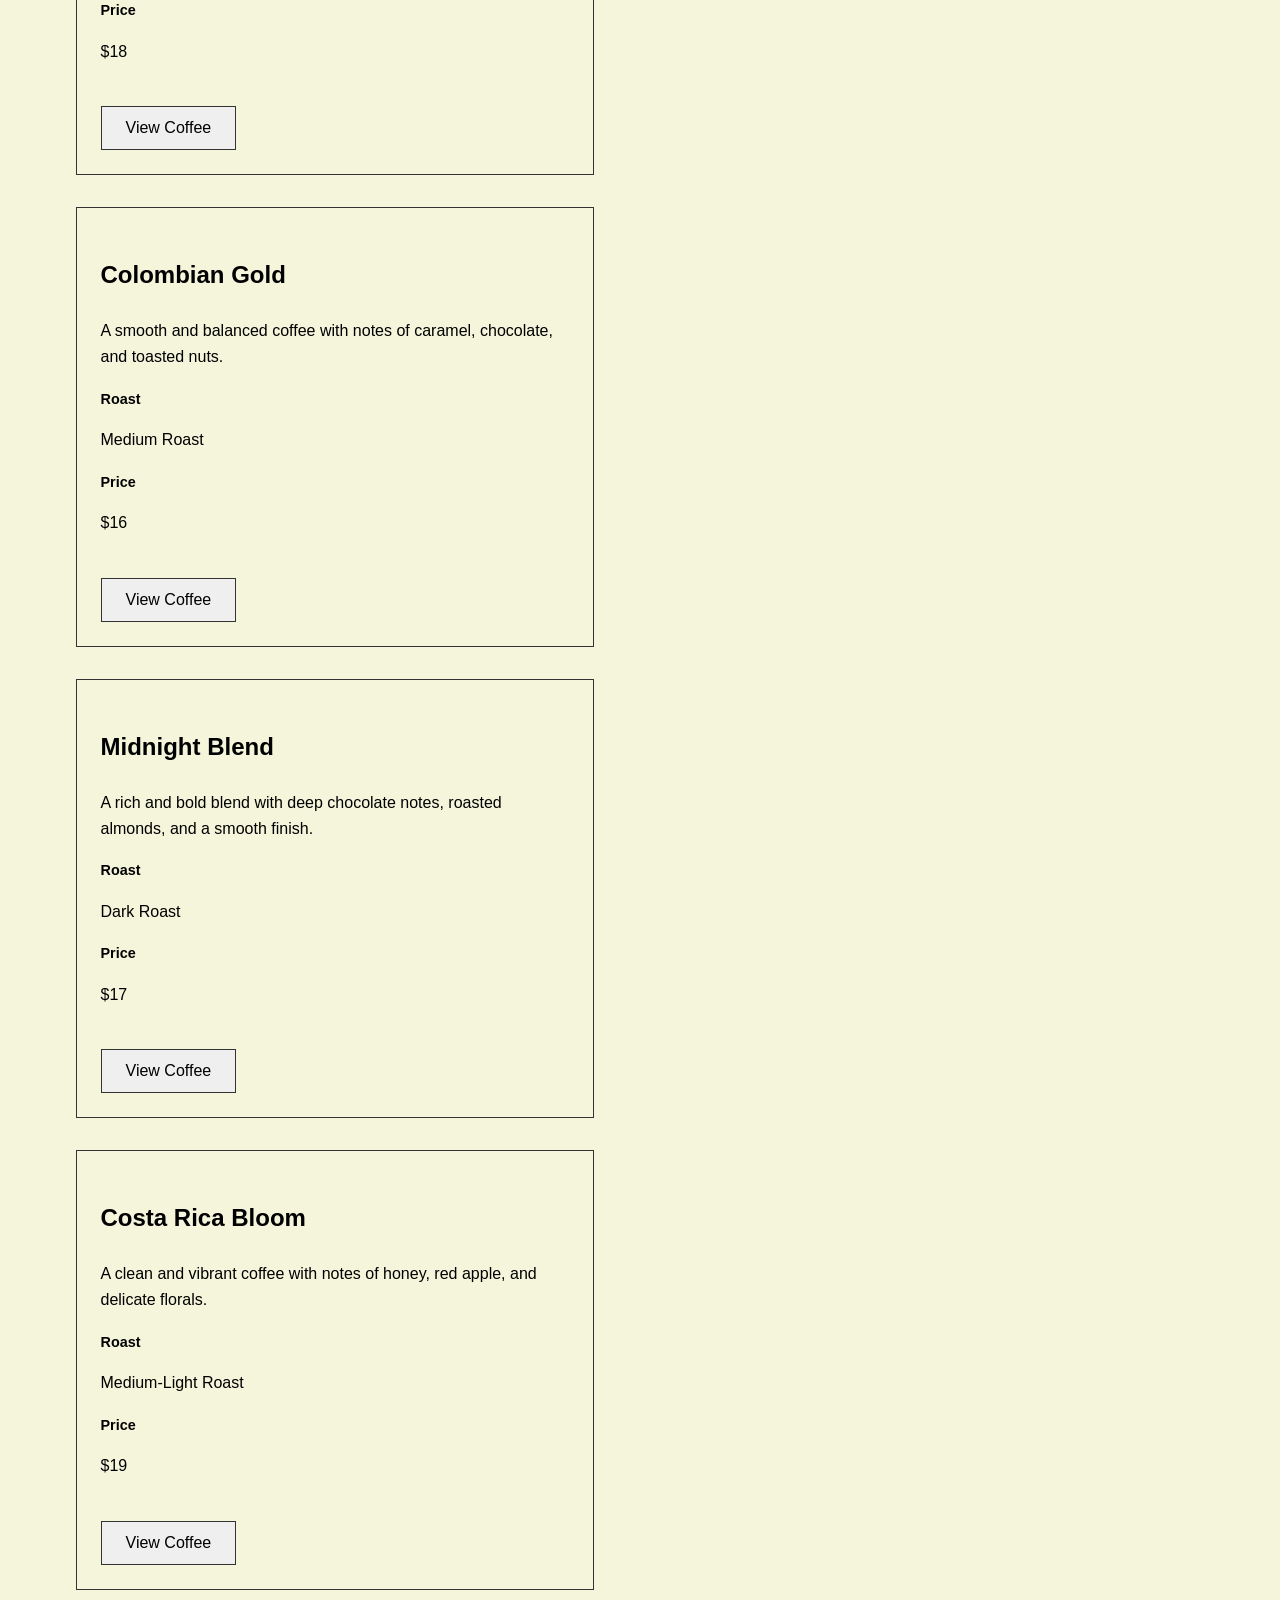
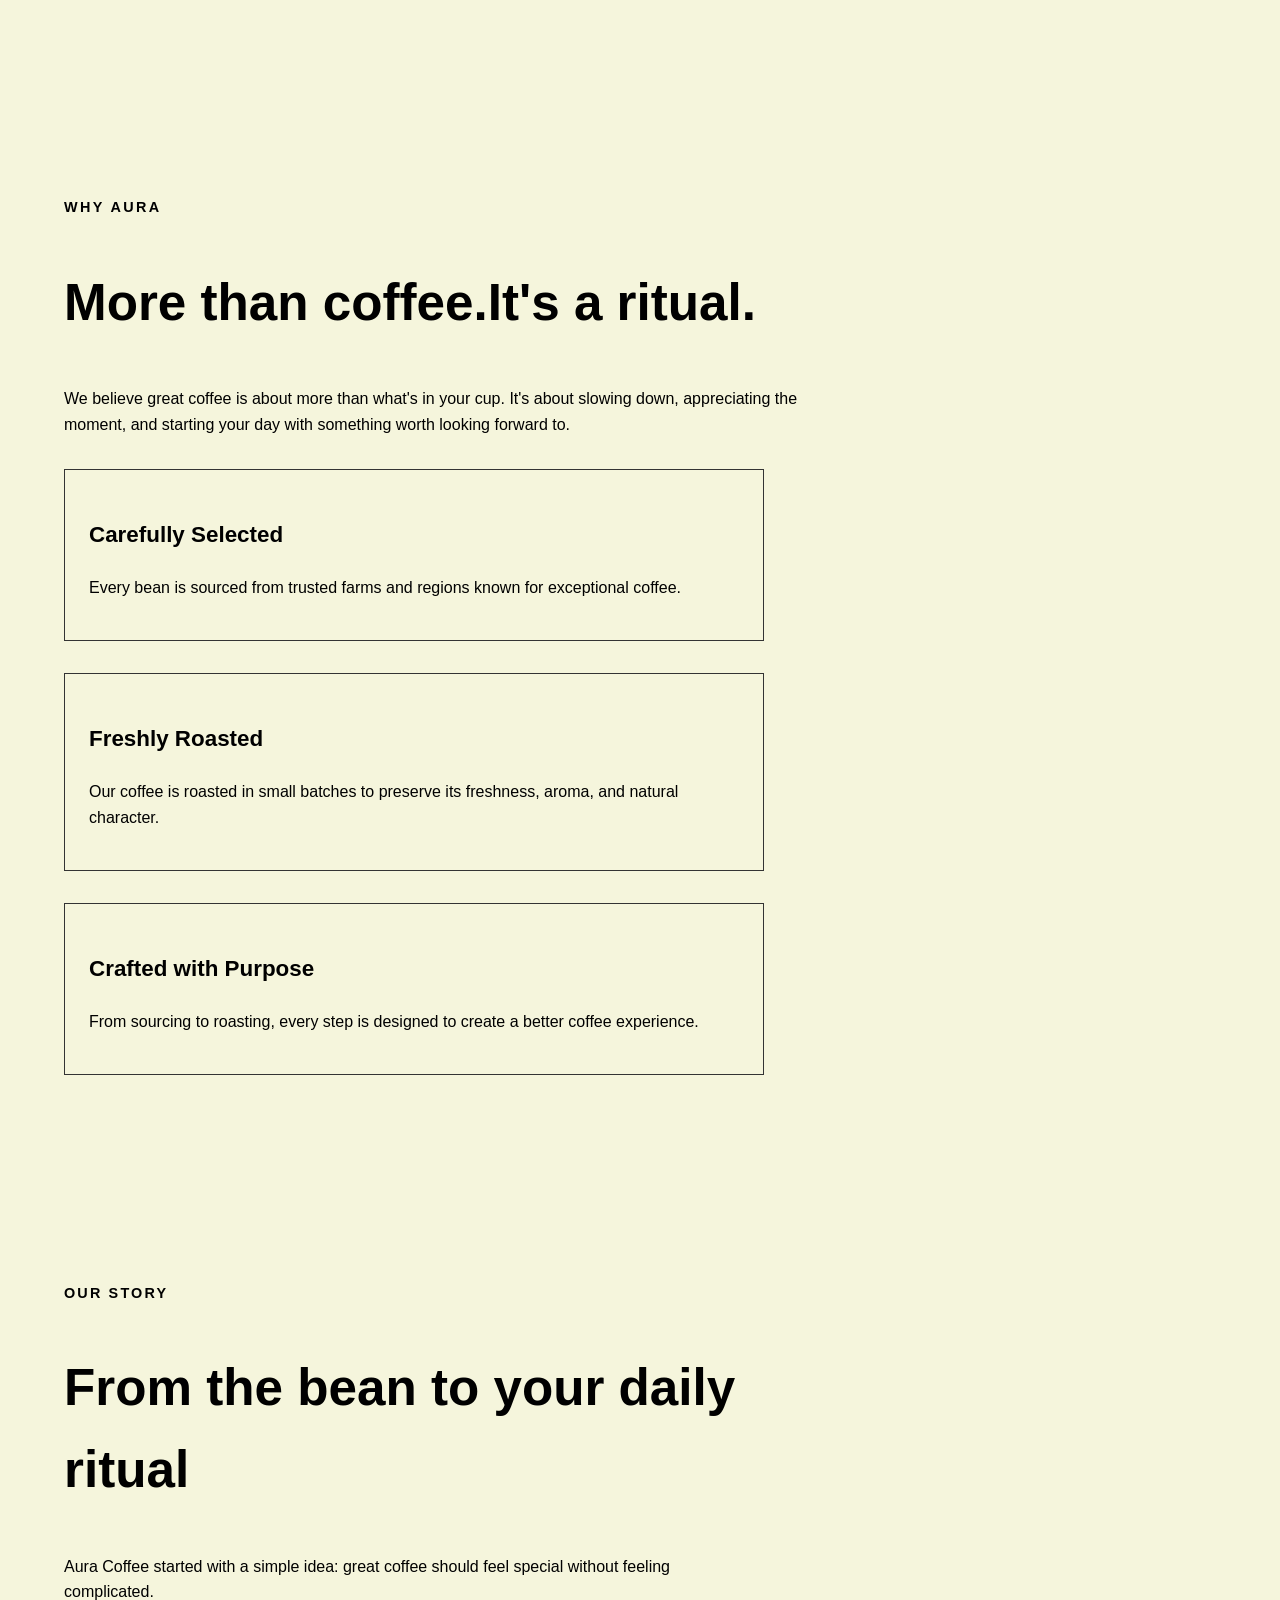
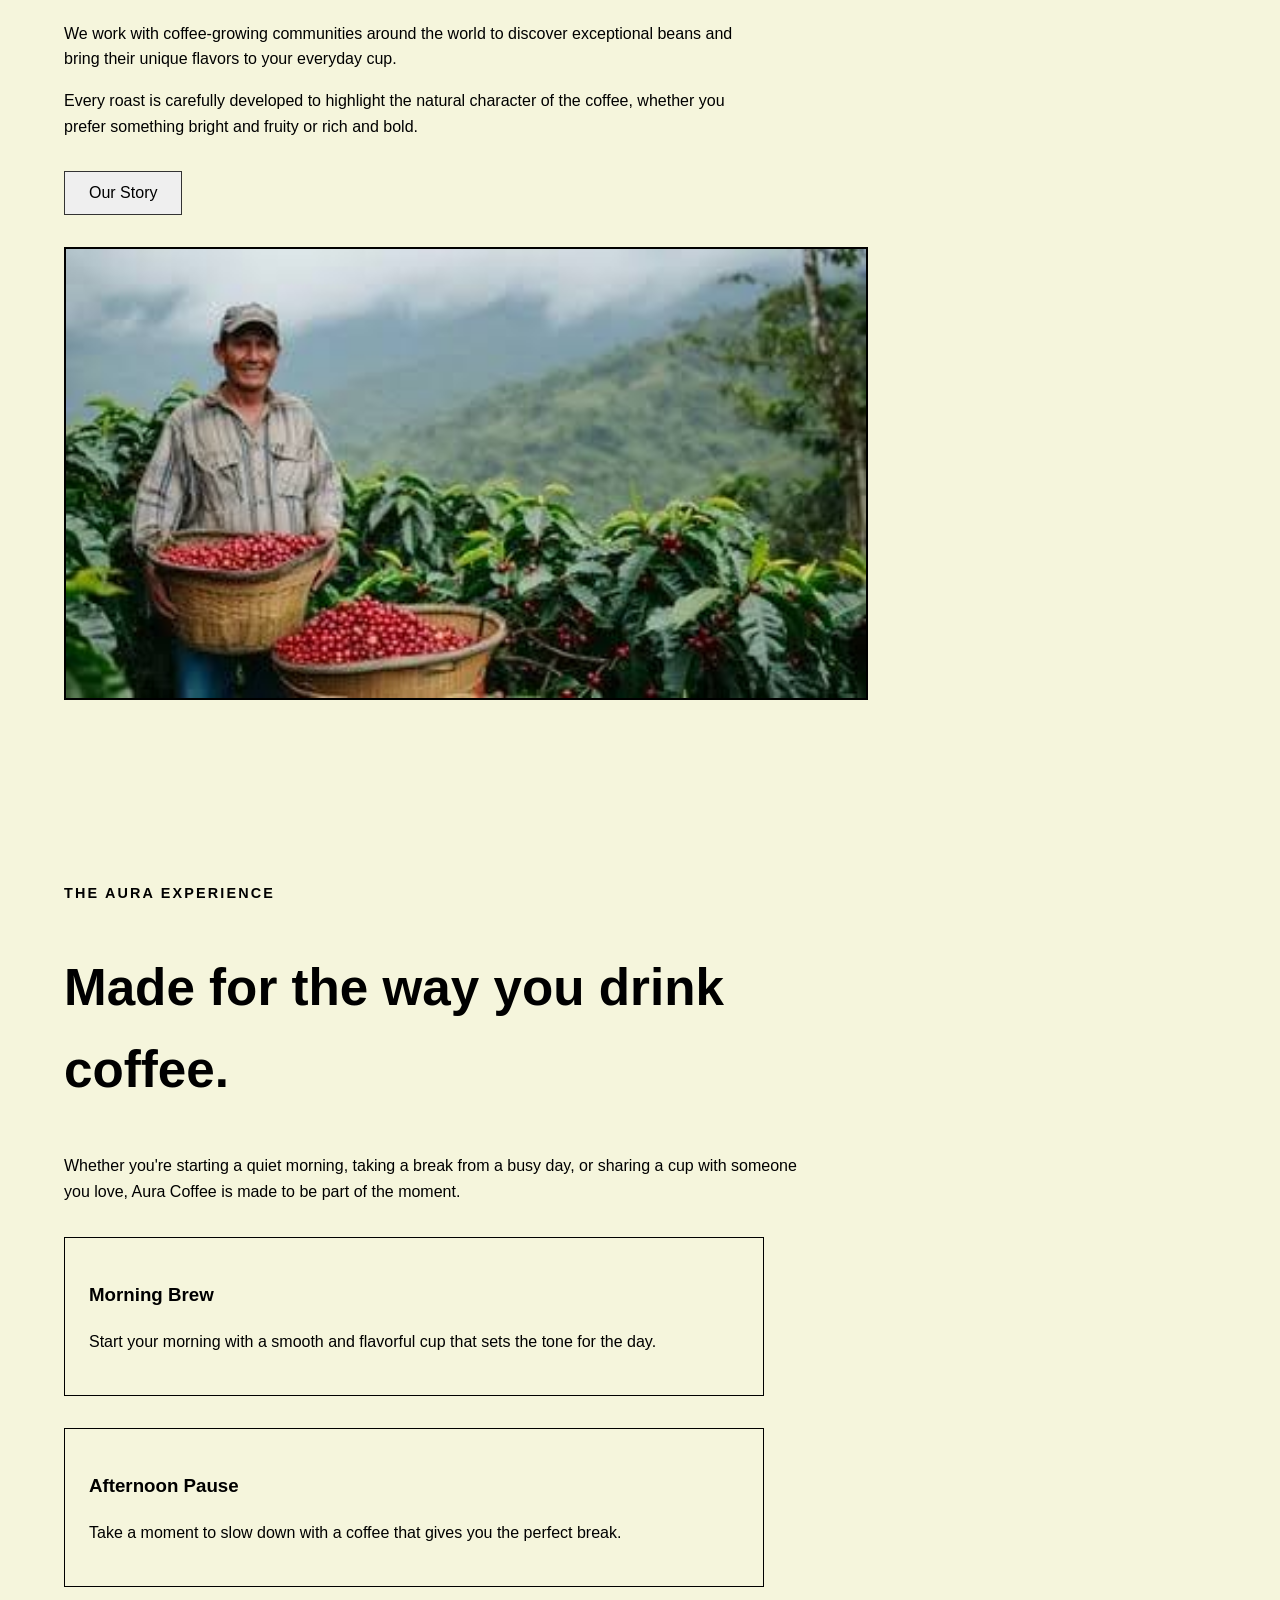
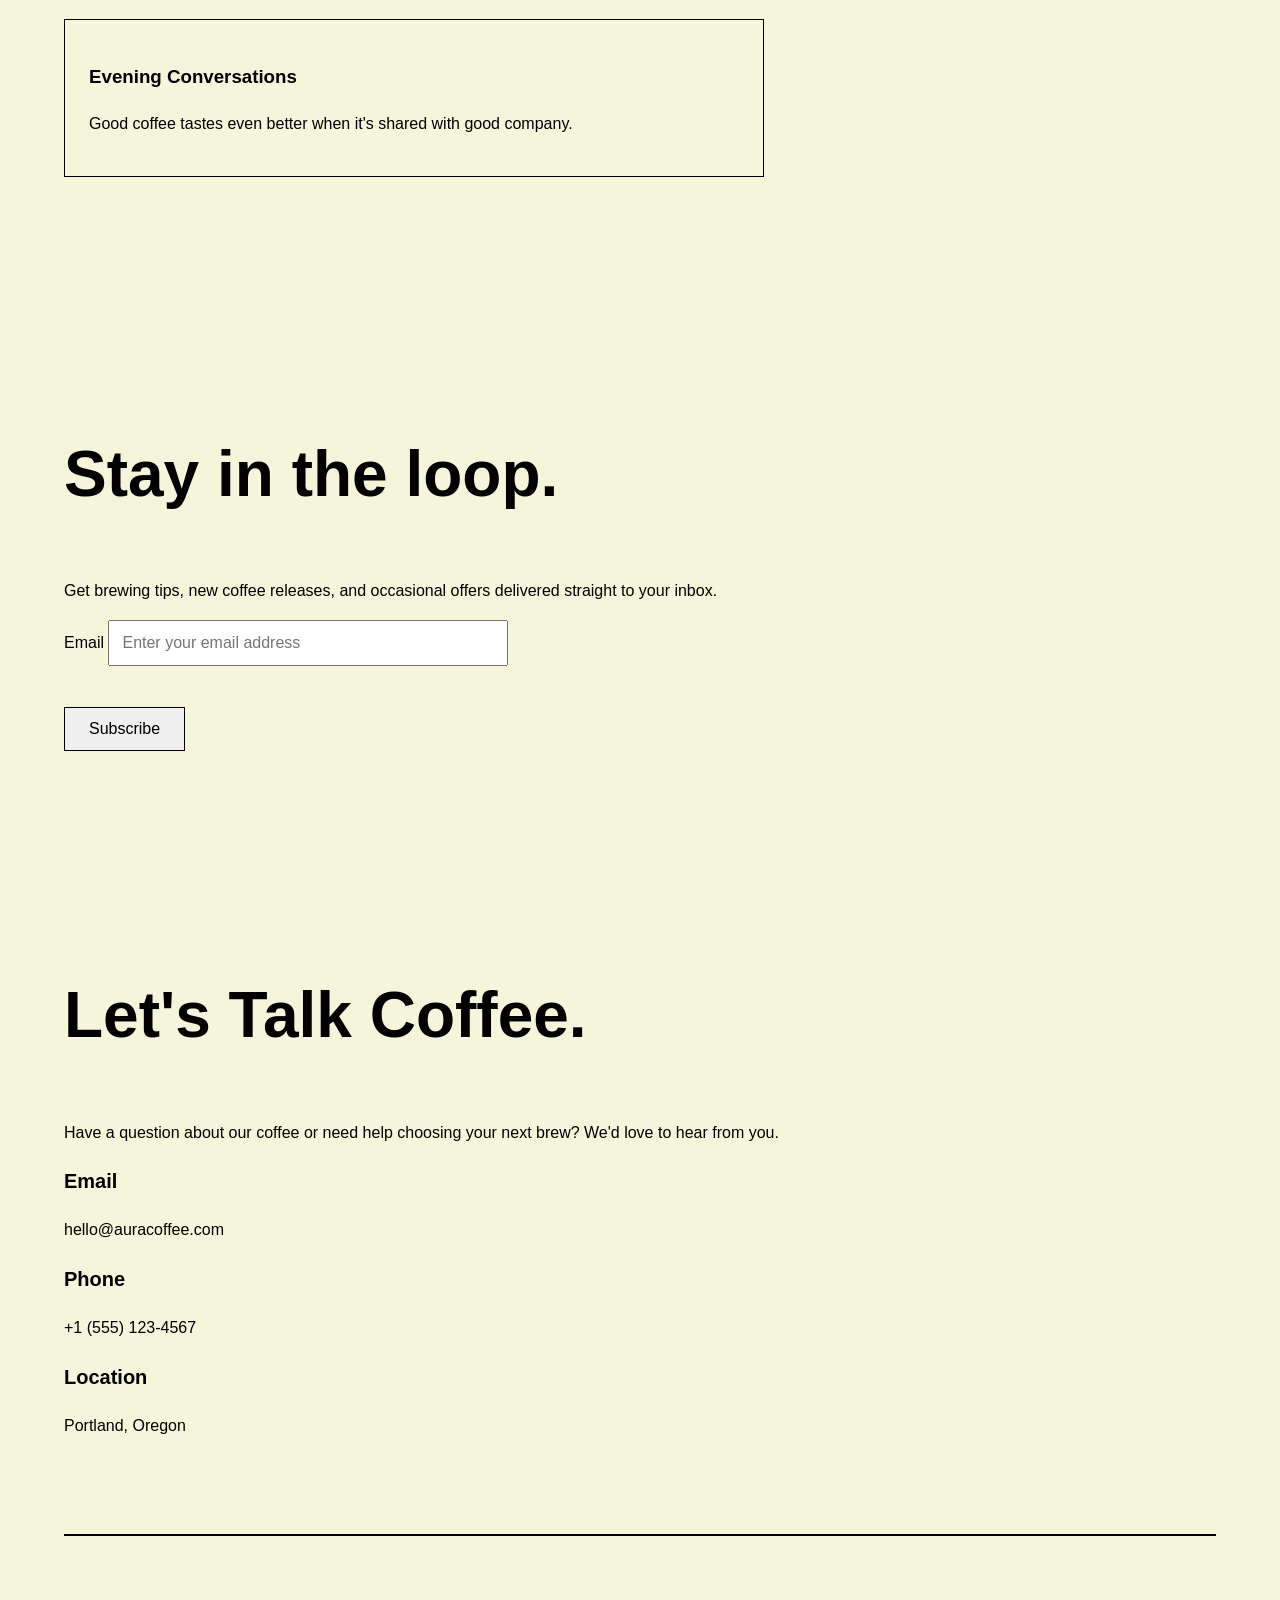
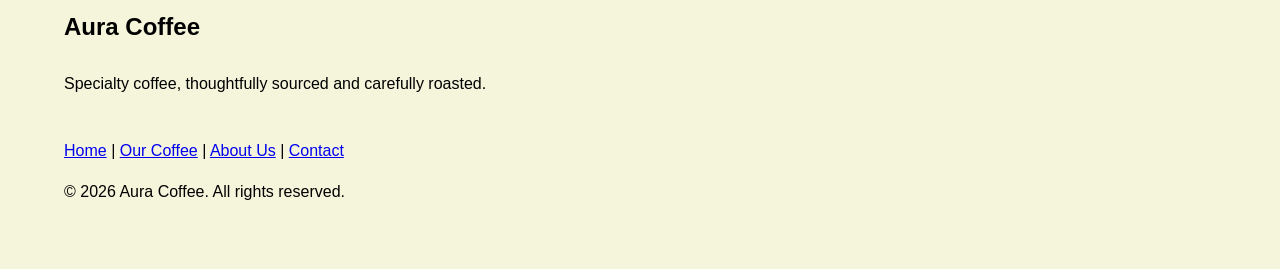
<file: 02-CSS/05-Units-and-Sizing/index.html>
<!DOCTYPE html>
<html lang="en">
<head>
    <meta charset="UTF-8">
    <meta name="viewport" content="width=device-width, initial-scale=1.0">
    <title>Units & Sizing</title>
    <link rel="stylesheet" href="style.css">
</head>
<body>
    
    <header>
        <h2>Aura Coffee</h2>
        <p>Brewed for your everyday moments.</p>
        <nav>
            <a href="#home">Home</a> |
            <a href="#coffee">Our Coffee</a> |
            <a href="#about">About Us</a> |
            <a href="#contact">Contact</a>
        </nav>
        <br>
        <button>
            Shop Coffee
        </button>

    </header>

    <main>
        <section id="home">
        
            <h3>SPECIALTY COFFEE</h3>
            <h1>Coffee that makes every moment better.</h1>
            <p>
                Discover carefully selected specialty coffee, roasted with precision and
                crafted to bring out the unique character of every bean.
            </p>
            <a href="#coffee">Explore Our Coffee</a> <br>
            <a href="#about">Learn More</a>
            <br>
            <figure>
            <img src="images/coffee.jpg" alt="Coffee">
            <figcaption>A premium cup of freshly brewed coffee on a wooden table, surrounded by roasted coffee beans.
            </figcaption>
            </figure>

        </section>


        <section id="coffee">
            <h4>OUR SELECTION</h4>
            <h2>Find your perfect cup.</h2>
            <p>From smooth and balanced blends to bold single-origin beans, explore coffees 
                selected for different tastes and brewing styles.</p>
                
                <article class="product-card">
                    <h3>Ethiopian Sunrise</h3>
                    <p>A bright and aromatic coffee with notes of citrus, jasmine, and sweet berries.</p>
                    <b>Roast</b><br>
                    <p>Light Roast</p>
                    <b>Price</b><br>
                    <p>$18</p><br>
                    <button>View Coffee</button> 
                </article>

                <article class="product-card">
                    <h3>Colombian Gold</h3>
                    <p>A smooth and balanced coffee with notes of caramel, chocolate, and toasted nuts.</p>
                    <b>Roast</b><br>
                    <p>Medium Roast</p>
                    <b>Price</b><br>
                    <p>$16</p><br>
                    <button>View Coffee</button> 
                </article>

                <article class="product-card">
                    <h3>Midnight Blend</h3>
                    <p>A rich and bold blend with deep chocolate notes, roasted almonds, and a smooth finish.</p>
                    <b>Roast</b><br>
                    <p>Dark Roast</p>
                    <b>Price</b><br>
                    <p>$17</p><br>
                    <button>View Coffee</button> 
                </article>

                <article class="product-card">
                    <h3>Costa Rica Bloom</h3>
                    <p>A clean and vibrant coffee with notes of honey, red apple, and delicate florals.</p>
                    <b>Roast</b><br>
                    <p>Medium-Light Roast</p>
                    <b>Price</b><br>
                    <p>$19</p><br>
                    <button>View Coffee</button> 
                </article>

        </section>



        <section id="featured">
            <h3>WHY AURA</h3>
            <h2>
                More than coffee.It's a ritual.
            </h2>

            <p>We believe great coffee is about more than what's in your cup. It's about slowing down, 
            appreciating the moment, and starting your day with something worth looking forward to.</p>
                
            <article class="featured-item">
                <h3>Carefully Selected</h3>
                <p>Every bean is sourced from trusted farms and regions known for exceptional coffee.</p>
            </article>

            <article class="featured-item">
                <h3>Freshly Roasted</h3>
                <p>Our coffee is roasted in small batches to preserve its freshness, aroma, and natural
                     character.</p>
            </article>

            <article class="featured-item">
                <h3>Crafted with Purpose</h3>
                <p>From sourcing to roasting, every step is designed to create a better coffee experience.</p>
            </article> 
        
        </section>


        <section id="about">
            
            <h3>OUR STORY</h3>
            <h2>From the bean to your daily ritual</h2>

            <p>Aura Coffee started with a simple idea: great coffee should feel special without 
                feeling complicated.</p>

            <p>We work with coffee-growing communities around the world to discover exceptional beans
                and bring their unique flavors to your everyday cup.</p>

            <p>Every roast is carefully developed to highlight the natural character of the coffee, 
                whether you prefer something bright and fruity or rich and bold.</p> 
                
                <button>Our Story</button><br>
            <img src="images/our-story.jpg" alt="Our Story">

        </section>


        <section id="experience">
            <h3>THE AURA EXPERIENCE</h3>
            <h2>
                Made for the way you drink coffee.
            </h2>
            <p>Whether you're starting a quiet morning, taking a break from a busy day, or sharing a cup
                 with someone you love, Aura Coffee is made to be part of the moment.</p>

                 <article>
                    <h3>Morning Brew</h3>
                    <p>
                        Start your morning with a smooth and flavorful cup that sets the tone for the day.
                    </p>
                 </article>

                 <article>
                    <h3>Afternoon Pause</h3>
                    <p>
                        Take a moment to slow down with a coffee that gives you the perfect break.</p>
                 </article>

                 
                 <article>
                    <h3>Evening Conversations</h3>
                    <p>
                        Good coffee tastes even better when it's shared with good company.</p>
                 </article>
        </section>


        <section id="newsletter">
            <h2>Stay in the loop.</h2>
            <p>Get brewing tips, new coffee releases, and occasional offers delivered straight to your
                 inbox.</p>
            
            <form action="" method="get">
            <label for="email" >Email
            <input type="email" id="email" name="email" placeholder="Enter your email address" required>
            </label><br>
            <br><button type="submit">Subscribe</button>
            </form>
        </section>

        <section id="contact">
            <h2>Let's Talk Coffee.</h2>
            <p>Have a question about our coffee or need help choosing your next brew? We'd love to hear 
                from you.</p>
            <h3>Email</h3>
            <p>hello@auracoffee.com</p>
            <h3>Phone</h3>
            <p>+1 (555) 123-4567</p>
            <h3>
                Location
            </h3>
            <p>Portland, Oregon</p>
        </section>

    </main>

    <footer>

        <h3>Aura Coffee</h3>
        <p>Specialty coffee, thoughtfully sourced and carefully roasted.</p>
        <br>
        <a href="#home">Home</a> |
        <a href="#coffee">Our Coffee</a> |
        <a href="#about">About Us</a> |
        <a href="#contact">Contact</a>

        <p>© 2026 Aura Coffee. All rights reserved.</p>
    </footer>



</body>
</html>
</file>
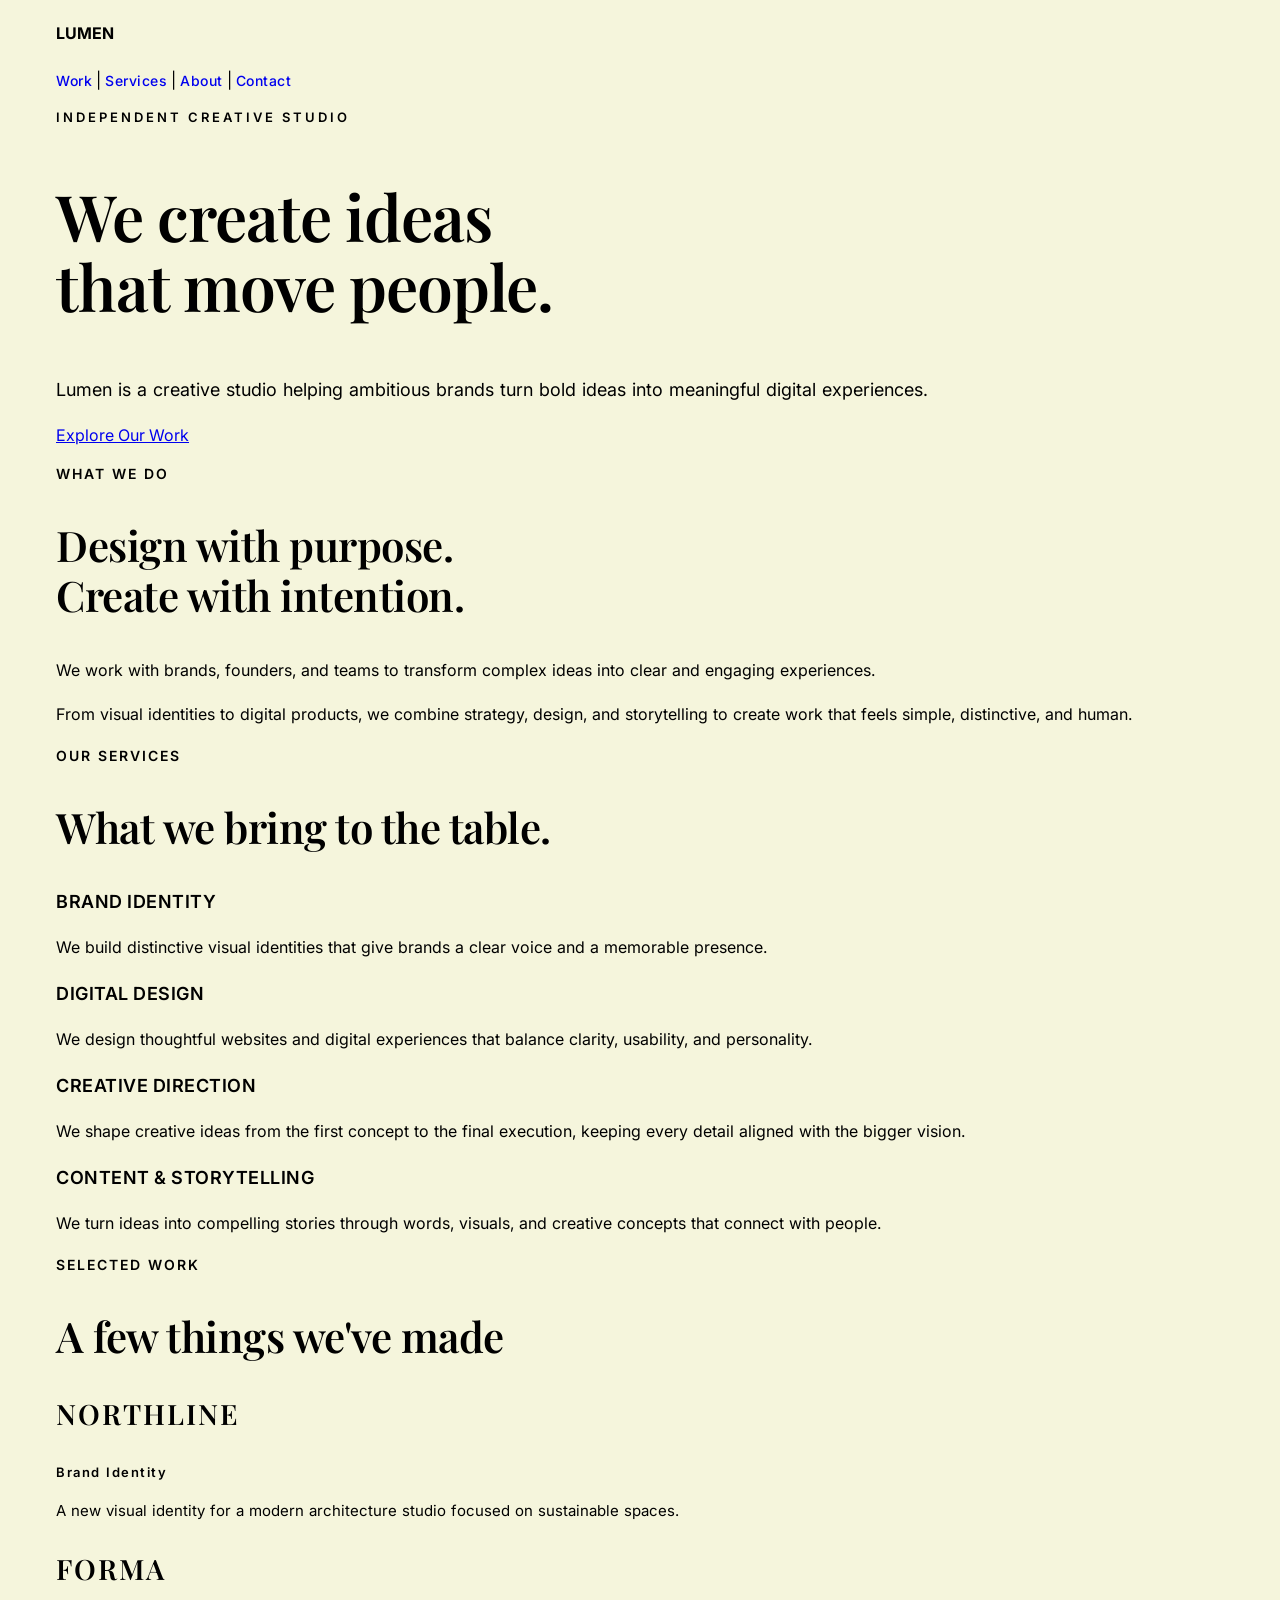
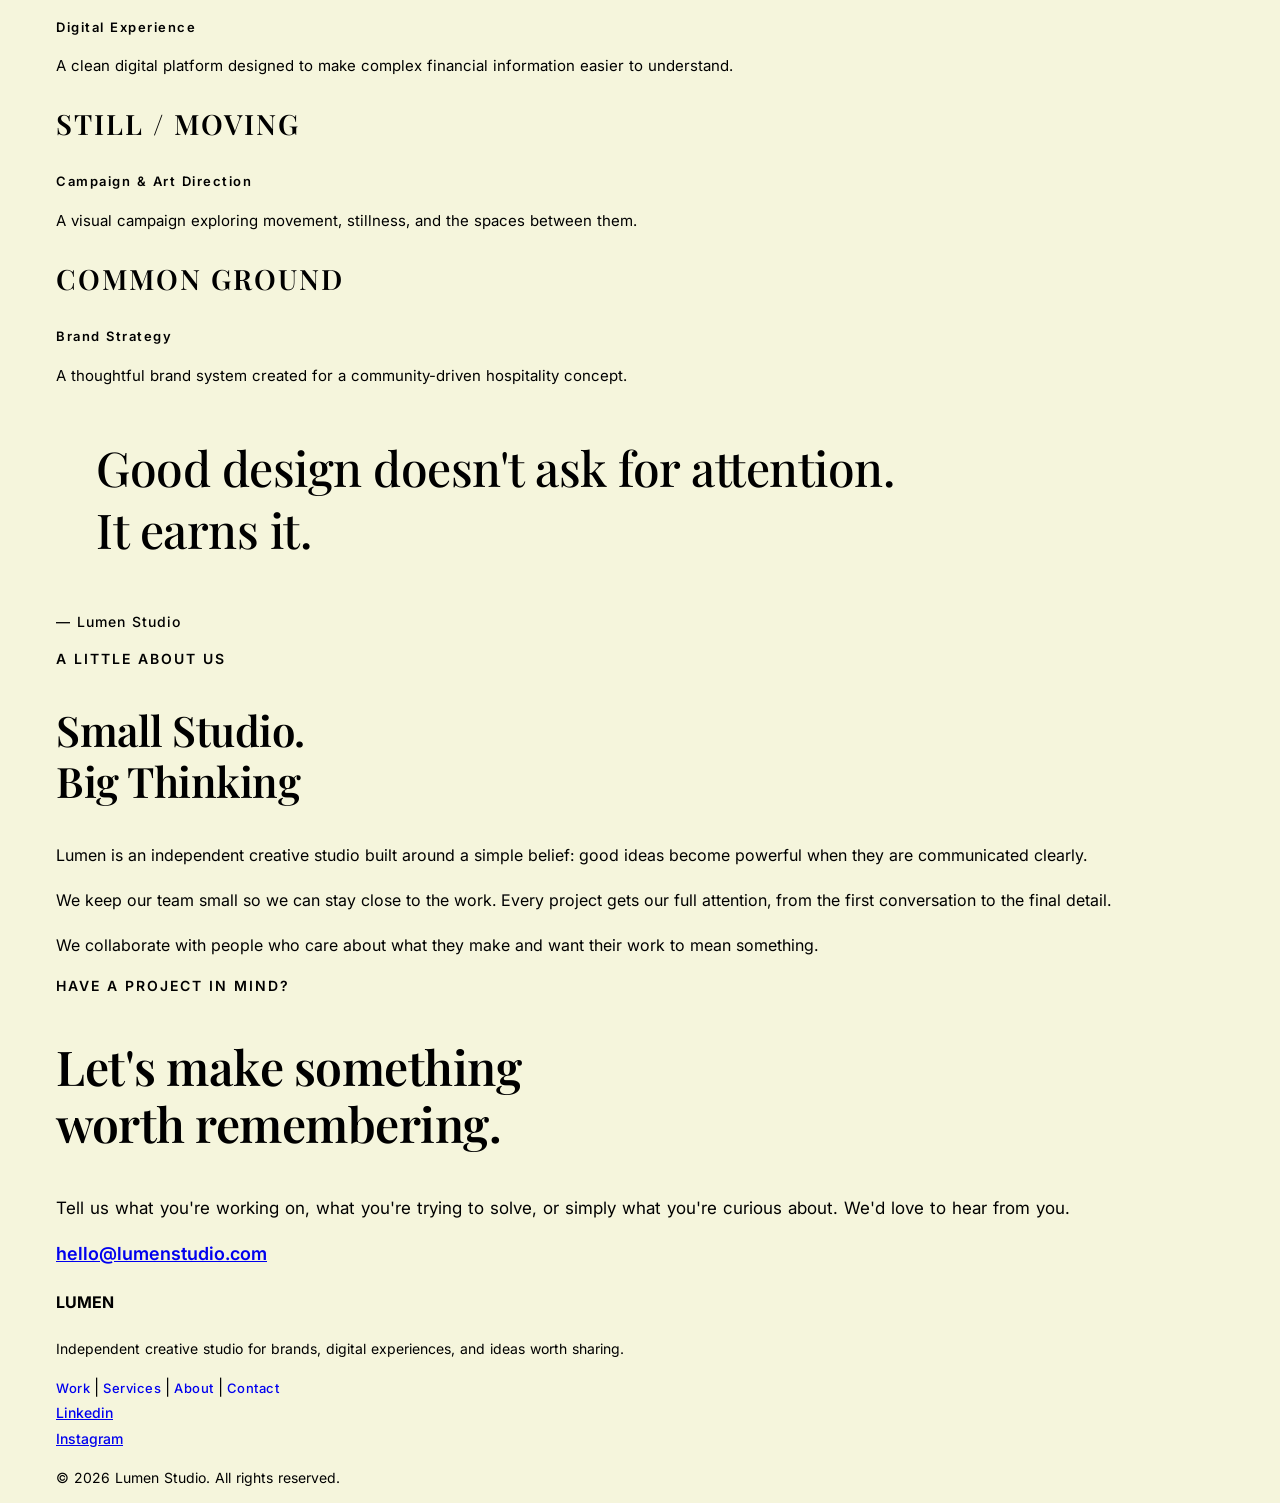
<file: 02-CSS/06-Typography/index.html>
<!DOCTYPE html>
<html lang="en">
<head>
    <meta charset="UTF-8">
    <meta name="viewport" content="width=device-width, initial-scale=1.0">
    <title>Typography</title>

    <link rel="preconnect" href="https://fonts.googleapis.com">

    <link rel="preconnect" href="https://fonts.gstatic.com" crossorigin>

    <link href="https://fonts.googleapis.com/css2?family=Inter:wght@400;500;600;700&family=Playfair+Display:wght@400;500;600;700&display=swap" rel="stylesheet">

    <link rel="stylesheet" href="style.css">

</head>
<body>
    
    <header>
        <h4>LUMEN</h4>

        <nav>
            <a href="#work">Work</a> |
            <a href="#services">Services</a> |
            <a href="#about">About</a> |
            <a href="#contact">Contact</a>
        </nav>
    </header>


    <main>

        <section id="home">

            <h3>INDEPENDENT CREATIVE STUDIO</h3>
            <h1>We create ideas <br>
                that move people.</h1>
            
            <p>Lumen is a creative studio helping ambitious brands turn bold ideas into
                 meaningful digital experiences.</p>
            
            <a href="#work">Explore Our Work</a>
        </section>

        <section >
            <h3>WHAT WE DO</h3>

            <h2>Design with purpose.<br>Create with intention.</h2>

            <p>We work with brands, founders, and teams to transform complex ideas into 
                clear and engaging experiences.</p>

            <p>From visual identities to digital products, we combine strategy, design, and
                 storytelling to create work that feels simple, distinctive, and human.</p>
            
        </section>

        <section id="services">

            <h3>OUR SERVICES</h3>

            <h2>What we bring to the table.</h2>
            
            <article>
            <h3>Brand Identity</h3>
            <p>We build distinctive visual identities that give brands a clear voice and a
                 memorable presence.</p>
            </article>
            
            <article>
            <h3>Digital Design</h3>
            <p>We design thoughtful websites and digital experiences that balance clarity,
                 usability, and personality.</p>
            </article>

            <article>
            <h3>Creative Direction</h3>
            <p>We shape creative ideas from the first concept to the final execution, keeping
                 every detail aligned with the bigger vision.</p>
            </article>
            
            <article>
            <h3>Content & Storytelling</h3>
            <p>We turn ideas into compelling stories through words, visuals, and creative concepts
                 that connect with people.</p>
            </article>
        </section>


        
            <section id="work">
            
                <h3>SELECTED WORK</h3>
                <h2>A few things we've made</h2>

                <article class="projects">
                    <h3>Northline</h3>
                    <p>Brand Identity</p>
                    <p>A new visual identity for a modern architecture studio focused on sustainable spaces.</p>

                </article>

                <article class="projects">
                    <h3>Forma</h3>
                    <p>Digital Experience</p>
                    <p>A clean digital platform designed to make complex financial information easier to understand.</p>
                    
                </article>

                <article class="projects">
                    <h3>Still / Moving</h3>
                    <p>Campaign & Art Direction</p>
                    <p>A visual campaign exploring movement, stillness, and the spaces between them.</p>
                    
                </article>

                   <article class="projects">
                    <h3>Common Ground</h3>
                    <p>Brand Strategy</p>
                    <p>A thoughtful brand system created for a community-driven hospitality concept.</p>
                    
                </article>
            </section>

            <section id="quote">
                <blockquote>
                    Good design doesn't ask for attention.<br>
                    It earns it.
                </blockquote>
                <p>— Lumen Studio</p>
            </section>

        <section id="about">
            <h3>A LITTLE ABOUT US</h3>
            <h2>Small Studio.<br>Big Thinking</h2>
            <p>Lumen is an independent creative studio built around a simple belief: 
                good ideas become powerful when they are communicated clearly.</p>

            <p>We keep our team small so we can stay close to the work. Every project
                 gets our full attention, from the first conversation to the final detail.</p>

            <p>We collaborate with people who care about what they make and want their work to mean something.
            </p>
        </section>

        <section id="contact">
            <h3>HAVE A PROJECT IN MIND?</h3>
            <h2>
                Let's make something<br>worth remembering.
            </h2>
            <p>Tell us what you're working on, what you're trying to solve, or simply what you're 
                curious about. We'd love to hear from you.</p>
            
            <a href="hello@lumenstudio.com">hello@lumenstudio.com</a>
        </section>

    </main>

    <footer>

        <h4>LUMEN</h4>
        <p>Independent creative studio for brands, digital experiences, and ideas worth sharing.</p>
         <nav>
            <a href="#work">Work</a> |
            <a href="#services">Services</a> |
            <a href="#about">About</a> |
            <a href="#contact">Contact</a>
        </nav>
        <a href="#">Linkedin</a><br>
        <a href="#">Instagram</a><br>
        <p>© 2026 Lumen Studio. All rights reserved.</p>

    </footer>
    
</body>
</html>
</file>
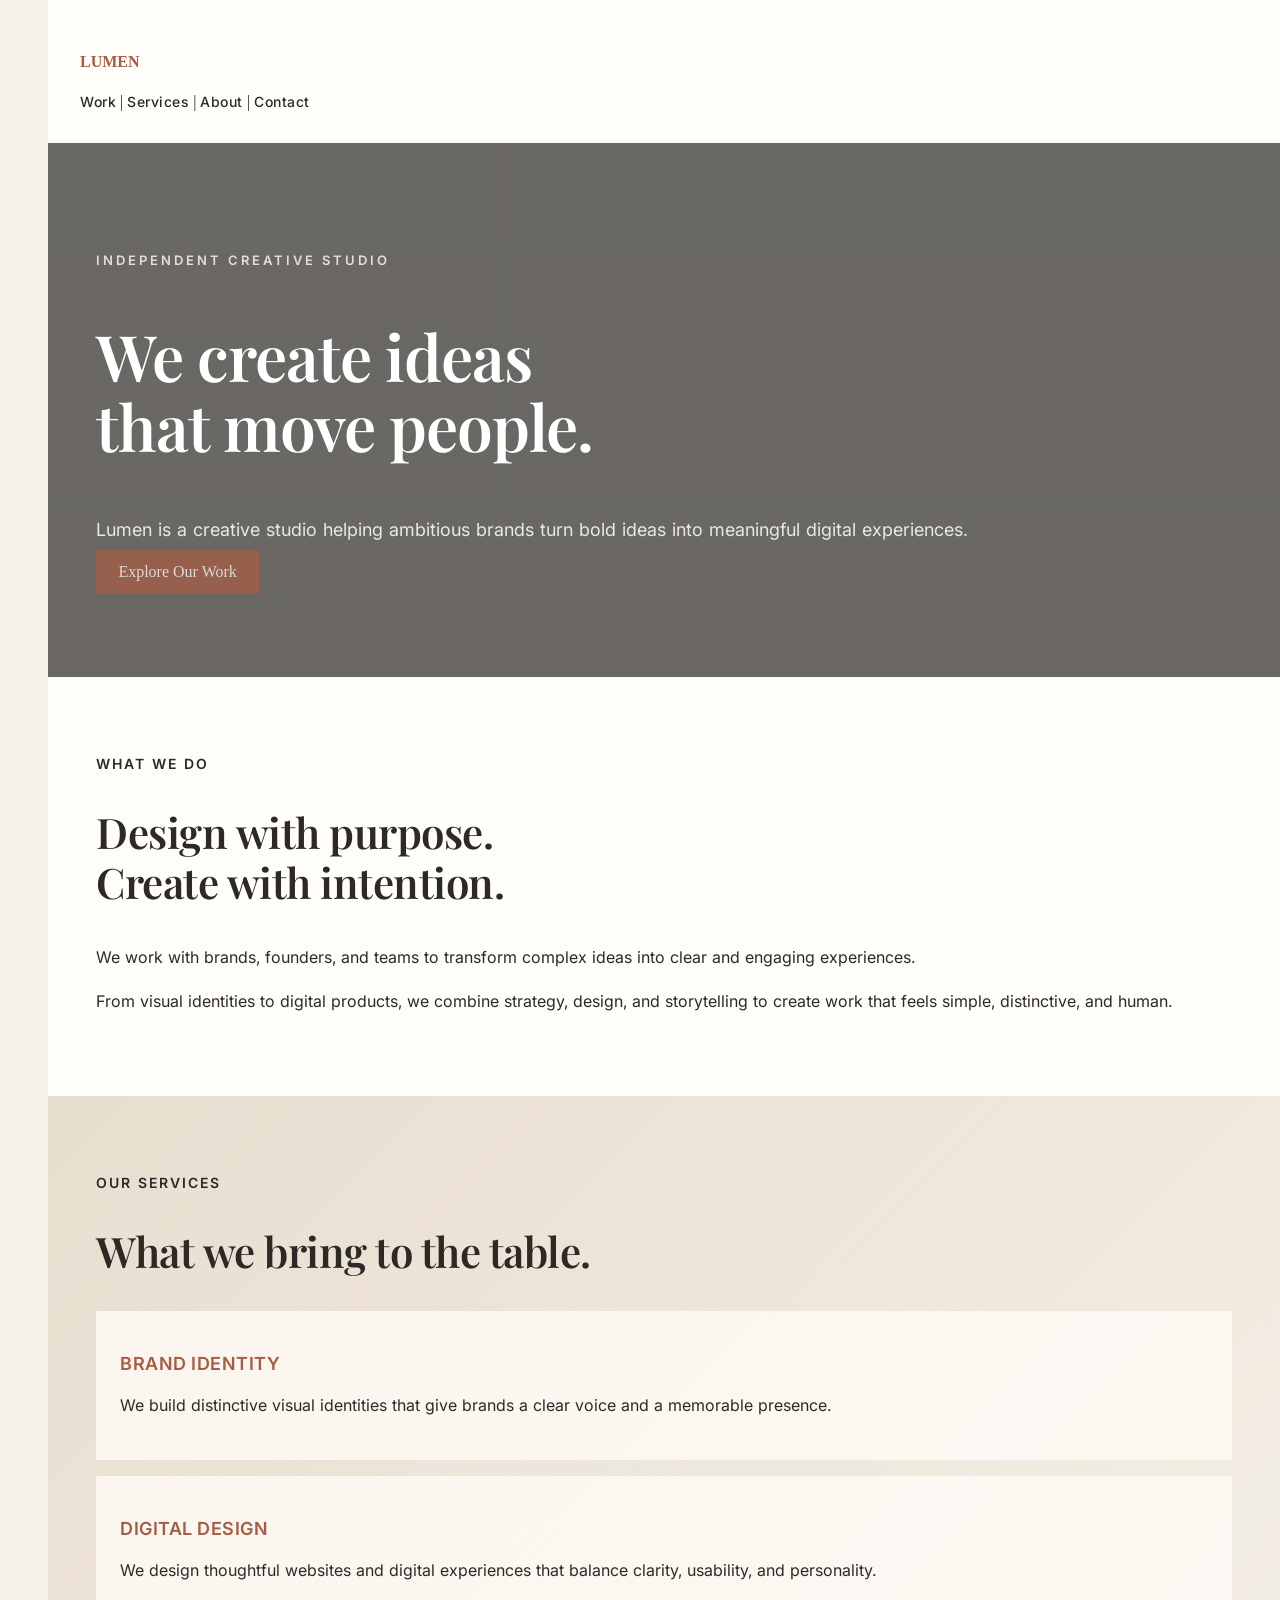
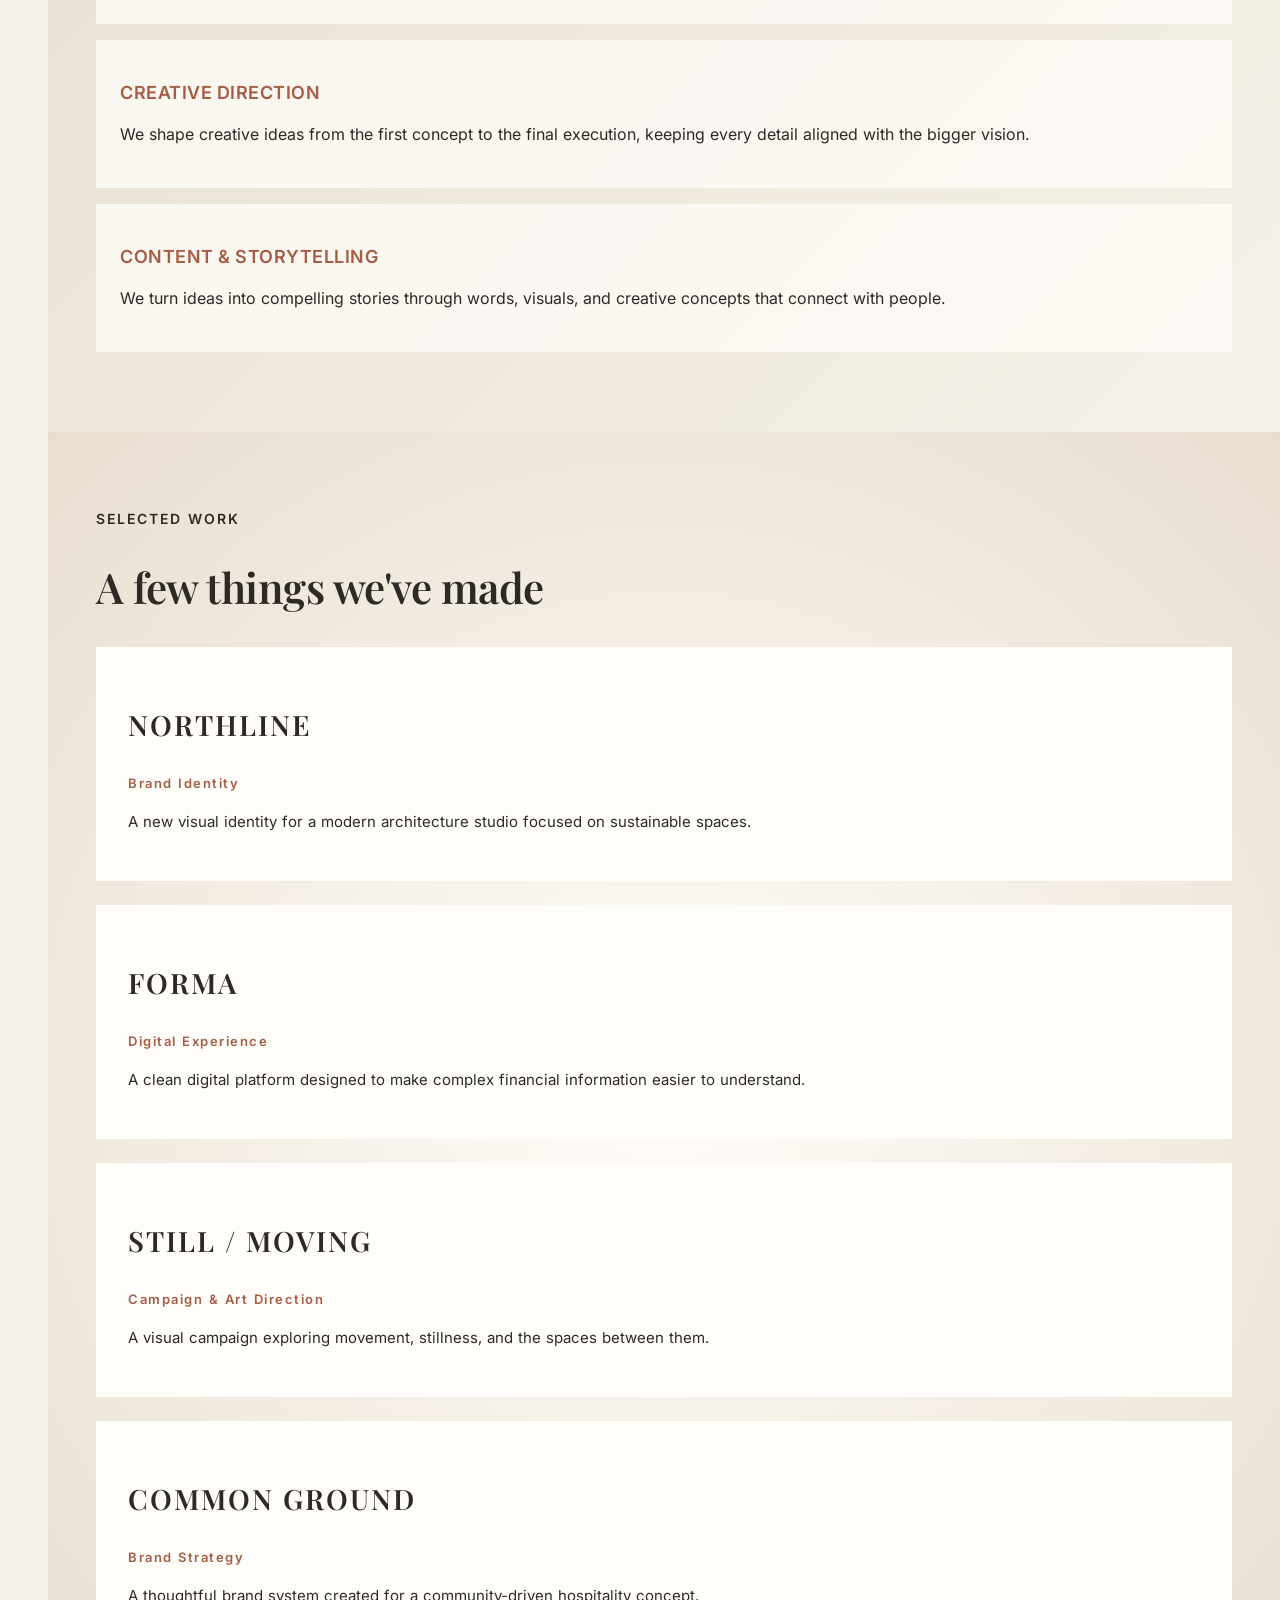
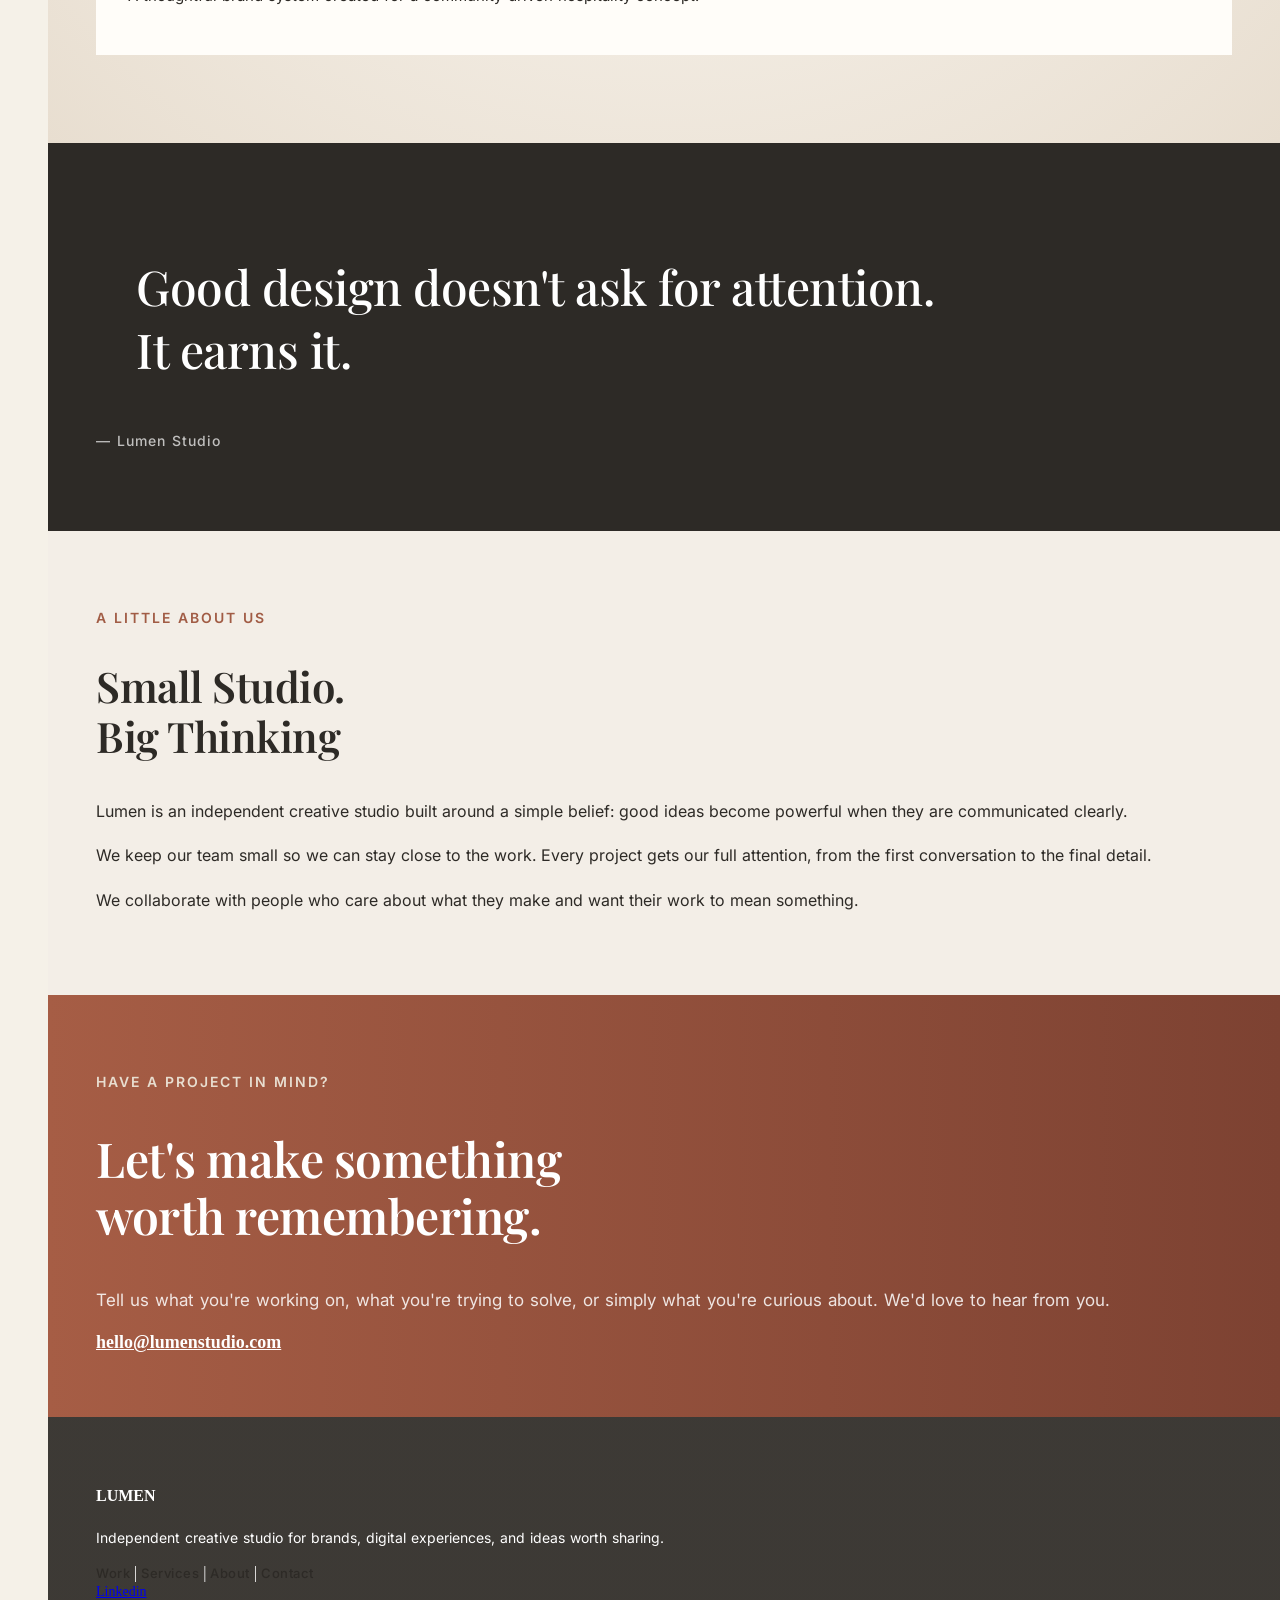
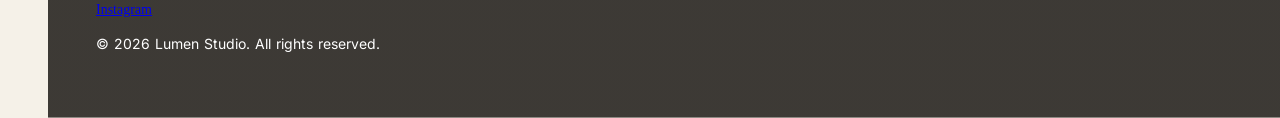
<file: 02-CSS/07-Colors-and-Backgrounds/index.html>
<!DOCTYPE html>
<html lang="en">
<head>
    <meta charset="UTF-8">
    <meta name="viewport" content="width=device-width, initial-scale=1.0">
    <title>Colors & Backgrounds</title>

    <link rel="preconnect" href="https://fonts.googleapis.com">

    <link rel="preconnect" href="https://fonts.gstatic.com" crossorigin>

    <link href="https://fonts.googleapis.com/css2?family=Inter:wght@400;500;600;700&family=Playfair+Display:wght@400;500;600;700&display=swap" rel="stylesheet">

    <link rel="stylesheet" href="style.css">

</head>
<body>
    
    <header>
        <h4>LUMEN</h4>

        <nav>
            <a href="#work">Work</a> |
            <a href="#services">Services</a> |
            <a href="#about">About</a> |
            <a href="#contact">Contact</a>
        </nav>
    </header>


    <main>

        <section id="home">

            <h3>INDEPENDENT CREATIVE STUDIO</h3>
            <h1>We create ideas <br>
                that move people.</h1>
            
            <p>Lumen is a creative studio helping ambitious brands turn bold ideas into
                 meaningful digital experiences.</p>
            
            <a href="#work">Explore Our Work</a>
        </section>

        <section >
            <h3>WHAT WE DO</h3>

            <h2>Design with purpose.<br>Create with intention.</h2>

            <p>We work with brands, founders, and teams to transform complex ideas into 
                clear and engaging experiences.</p>

            <p>From visual identities to digital products, we combine strategy, design, and
                 storytelling to create work that feels simple, distinctive, and human.</p>
            
        </section>

        <section id="services">

            <h3>OUR SERVICES</h3>

            <h2>What we bring to the table.</h2>
            
            <article>
            <h3>Brand Identity</h3>
            <p>We build distinctive visual identities that give brands a clear voice and a
                 memorable presence.</p>
            </article>
            
            <article>
            <h3>Digital Design</h3>
            <p>We design thoughtful websites and digital experiences that balance clarity,
                 usability, and personality.</p>
            </article>

            <article>
            <h3>Creative Direction</h3>
            <p>We shape creative ideas from the first concept to the final execution, keeping
                 every detail aligned with the bigger vision.</p>
            </article>
            
            <article>
            <h3>Content & Storytelling</h3>
            <p>We turn ideas into compelling stories through words, visuals, and creative concepts
                 that connect with people.</p>
            </article>
        </section>


        
            <section id="work">
            
                <h3>SELECTED WORK</h3>
                <h2>A few things we've made</h2>

                <article class="projects">
                    <h3>Northline</h3>
                    <p>Brand Identity</p>
                    <p>A new visual identity for a modern architecture studio focused on sustainable spaces.</p>

                </article>

                <article class="projects">
                    <h3>Forma</h3>
                    <p>Digital Experience</p>
                    <p>A clean digital platform designed to make complex financial information easier to understand.</p>
                    
                </article>

                <article class="projects">
                    <h3>Still / Moving</h3>
                    <p>Campaign & Art Direction</p>
                    <p>A visual campaign exploring movement, stillness, and the spaces between them.</p>
                    
                </article>

                   <article class="projects">
                    <h3>Common Ground</h3>
                    <p>Brand Strategy</p>
                    <p>A thoughtful brand system created for a community-driven hospitality concept.</p>
                    
                </article>
            </section>

            <section id="quote">
                <blockquote>
                    Good design doesn't ask for attention.<br>
                    It earns it.
                </blockquote>
                <p>— Lumen Studio</p>
            </section>

        <section id="about">
            <h3>A LITTLE ABOUT US</h3>
            <h2>Small Studio.<br>Big Thinking</h2>
            <p>Lumen is an independent creative studio built around a simple belief: 
                good ideas become powerful when they are communicated clearly.</p>

            <p>We keep our team small so we can stay close to the work. Every project
                 gets our full attention, from the first conversation to the final detail.</p>

            <p>We collaborate with people who care about what they make and want their work to mean something.
            </p>
        </section>

        <section id="contact">
            <h3>HAVE A PROJECT IN MIND?</h3>
            <h2>
                Let's make something<br>worth remembering.
            </h2>
            <p>Tell us what you're working on, what you're trying to solve, or simply what you're 
                curious about. We'd love to hear from you.</p>
            
            <a href="hello@lumenstudio.com">hello@lumenstudio.com</a>
        </section>

    </main>

    <footer>

        <h4>LUMEN</h4>
        <p>Independent creative studio for brands, digital experiences, and ideas worth sharing.</p>
         <nav>
            <a href="#work">Work</a> |
            <a href="#services">Services</a> |
            <a href="#about">About</a> |
            <a href="#contact">Contact</a>
        </nav>
        <a href="#">Linkedin</a><br>
        <a href="#">Instagram</a><br>
        <p>© 2026 Lumen Studio. All rights reserved.</p>

    </footer>
    
</body>
</html>
</file>
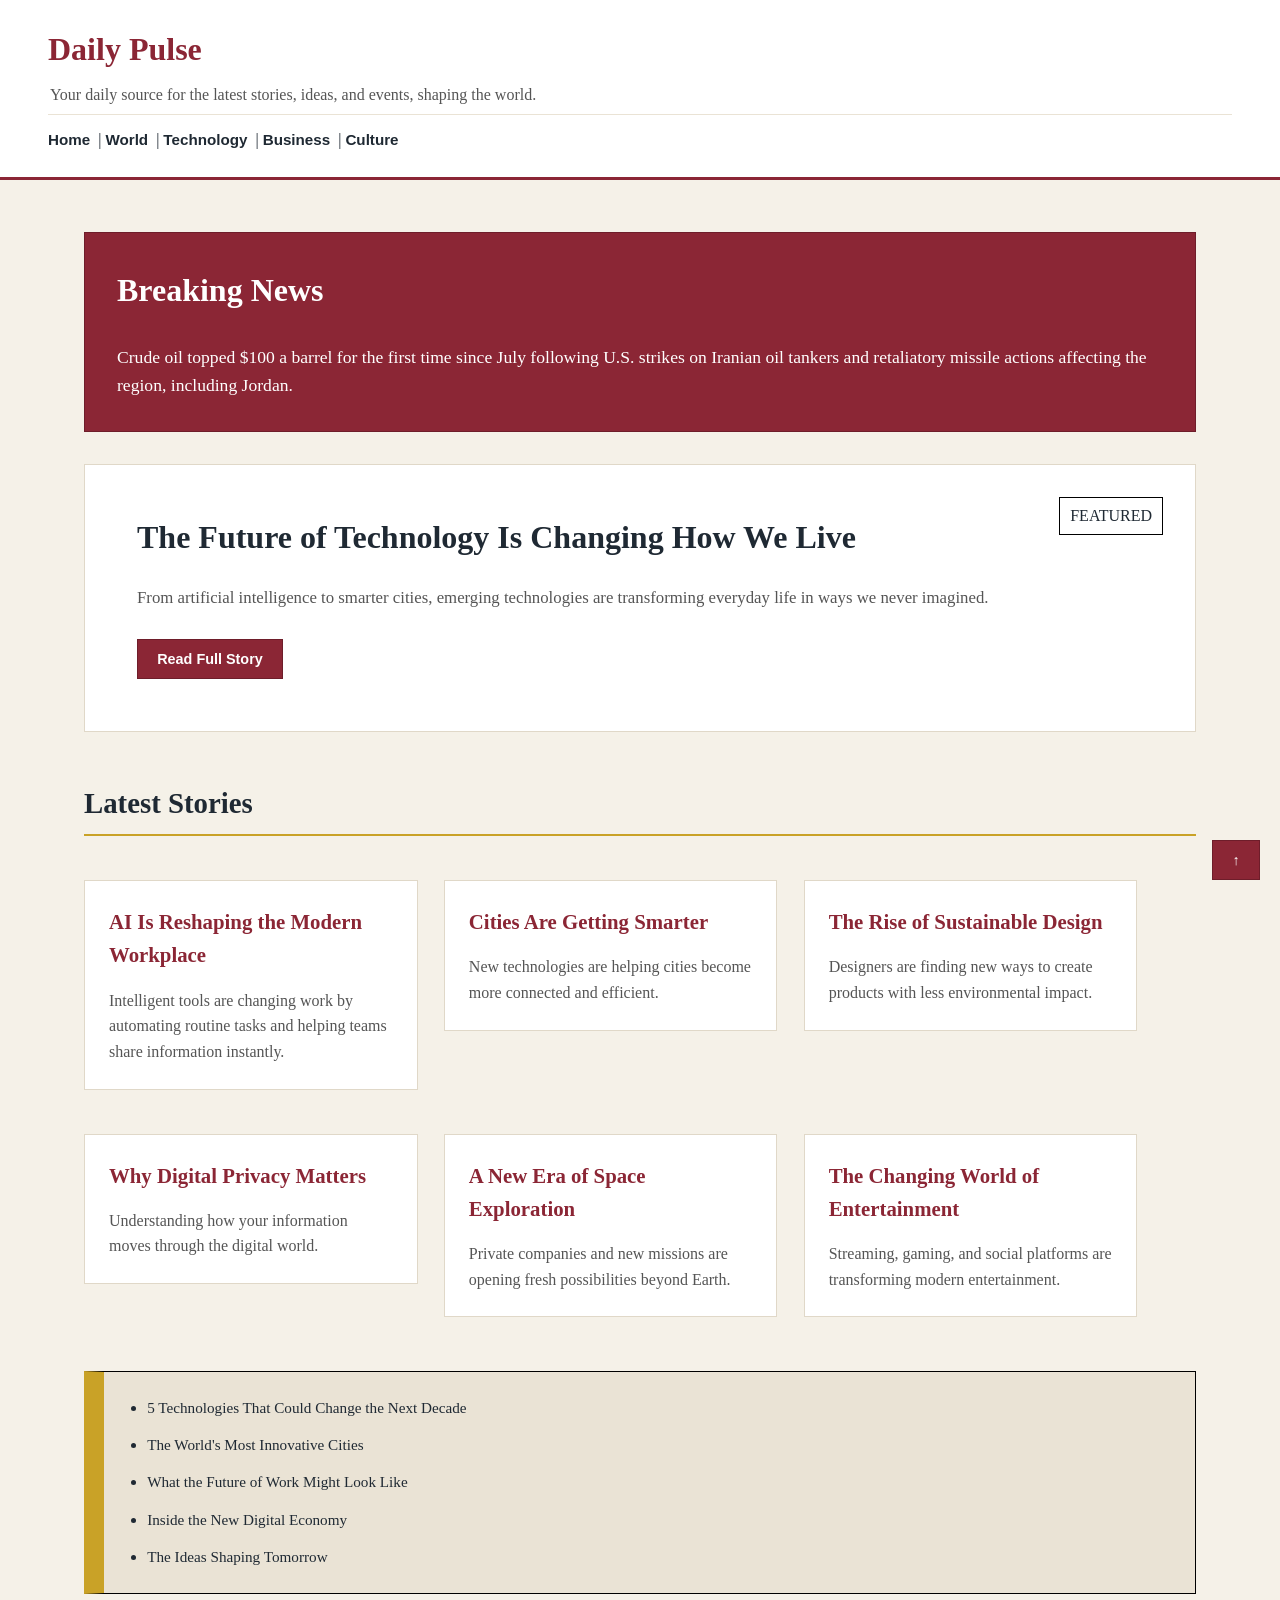
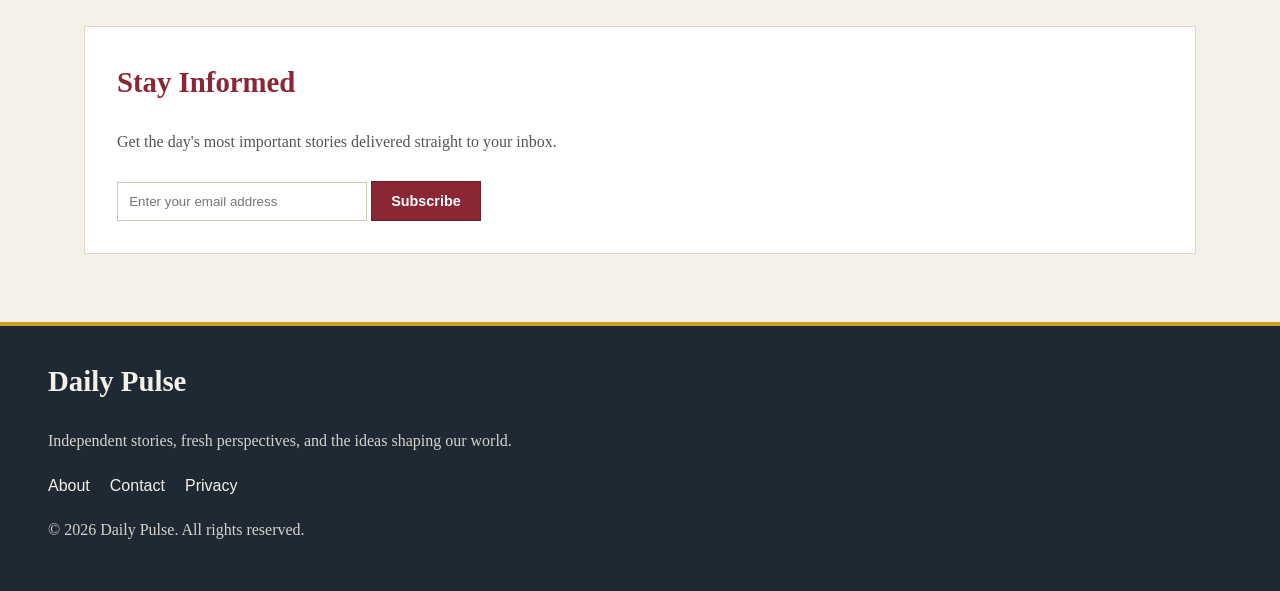
<file: 02-CSS/08-Display-and-Positioning/index.html>
<!DOCTYPE html>
<html lang="en">
<head>
    <meta charset="UTF-8">
    <meta name="viewport" content="width=device-width, initial-scale=1.0">
    <title>Magzine Homepage</title>
    <link rel="stylesheet" href="style.css">
</head>
<body>
    
    <header>
        <h2>Daily Pulse</h2>
        <p>Your daily source for the latest stories, ideas, and events, shaping the world.</p>

        <nav>

            <a href="#home">Home</a>|
            <a href="#world">World</a>|
            <a href="#tech">Technology</a>|
            <a href="#business">Business</a>|
            <a href="#culture">Culture</a>
        </nav>
    </header>

    <main>
        <section id="home">
            <h1>Breaking News</h1>
            <p>
                Crude oil topped $100 a barrel for the first time since July following U.S. strikes
                 on Iranian oil tankers and retaliatory missile actions affecting the region, including 
                 Jordan.
            </p>
        </section>

        <section id="featured">
            <article id="tech">
                <h2>
                    The Future of Technology Is Changing How We Live
                </h2>
                <p>
                    From artificial intelligence to smarter cities, emerging technologies are transforming
                    everyday life in ways we never imagined.
                </p>
                <button>Read Full Story</button>
            </article>
        </section>

        <section id="stories">

            <h2>Latest Stories</h2>

            <article id="ai">
                <h3>AI Is Reshaping the Modern Workplace</h3>
                <p>Intelligent tools are changing work by
                     automating routine tasks and helping teams share information instantly.</p>
            </article>

            <article>
                <h3>
                    Cities Are Getting Smarter
                </h3>
                <p>
                    New technologies are helping cities become more connected and efficient.
                </p>
            </article>
            <article>
                <h3>The Rise of Sustainable Design</h3>
                <p>
                    Designers are finding new ways to create products with less environmental impact.
                </p>
            </article>
            <article>
                <h3>Why Digital Privacy Matters</h3>
                <p>
                    Understanding how your information moves through the digital world.</p>
            </article>
            <article>
                <h3>A New Era of Space Exploration</h3>
                <p>Private companies and new missions are opening fresh possibilities beyond Earth.</p>
            </article>
            <article>
                <h3>The Changing World of Entertainment</h3>
                <p>Streaming, gaming, and social platforms are transforming modern entertainment.</p>
            </article>

        </section>

        <section id="trending">
            <aside class="sidebar">
                <ul>
                    <li>5 Technologies That Could Change the Next Decade</li>
                    <li>The World's Most Innovative Cities</li>
                    <li>What the Future of Work Might Look Like</li>
                    <li>Inside the New Digital Economy</li>
                    <li>The Ideas Shaping Tomorrow</li>
                </ul>

            </aside>

            <section id="newsletter">
                <h2>Stay Informed</h2>
                <p>Get the day's most important stories delivered straight to your inbox.</p>
                <input type="email" placeholder="Enter your email address" required>
                <button>Subscribe</button>
            </section>

            <section id="back-to-top">
                <a href="#home">
                    <button>↑</button>
                </a>
            </section>
        </section>

    </main>

    <footer>
        <h2>Daily Pulse</h2>
        <p>Independent stories, fresh perspectives, and the ideas shaping our world.</p>
        
        <nav>
            <a href="#about">About</a>
            <a href="#contact">Contact</a>
            <a href="#privacy">Privacy</a>
            <a href="#terms">Terms</a>
        </nav>
        <p>© 2026 Daily Pulse. All rights reserved.</p>
    </footer>

</body>
</html>
</file>
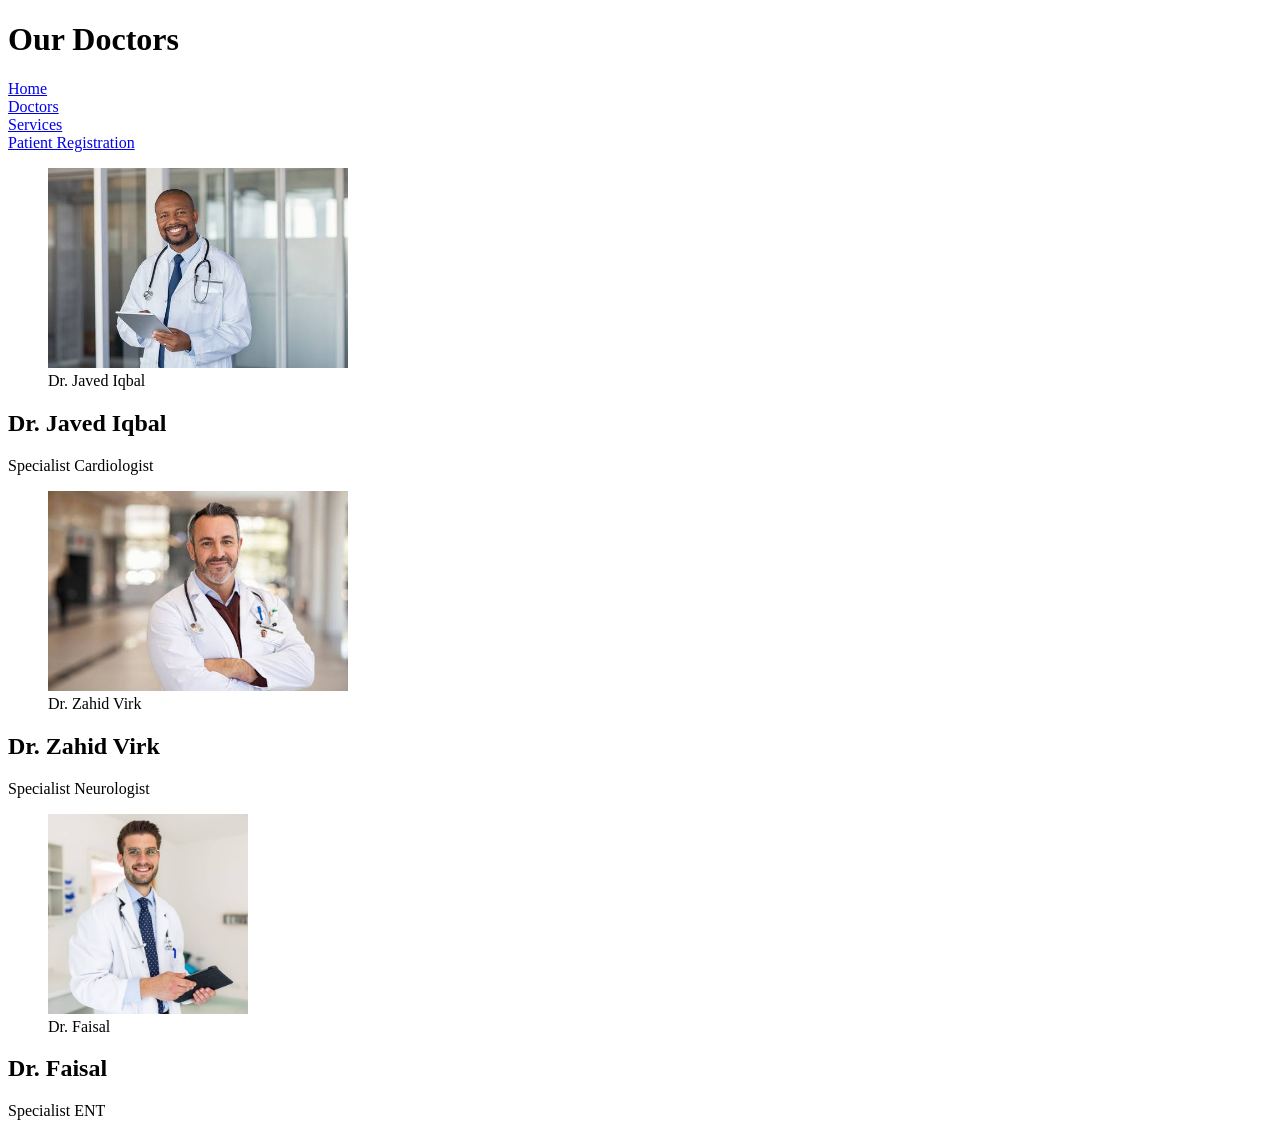
<file: 01-HTML/HTML-Fundamentals/doctors.html>
<!DOCTYPE html>
<html lang="en">
<head>
    <meta charset="UTF-8">
    <meta name="viewport" content="width=device-width, initial-scale=1.0">
    <title>Document</title>
</head>
<body>
    <h1>
        Our Doctors
    </h1>
    <nav>
        <a href="index.html">Home</a><br>
        <a href="doctors.html">Doctors</a><br>
        <a href="services.html">Services</a><br>
        <a href="patient-registration-form.html" target="_blank">Patient Registration</a><br>
    </nav>
    <article>
        <figure>
            <img src="images/Dr_Javed.jpg" height="200" alt="Dr. Javed Iqbal">
            <figcaption>Dr. Javed Iqbal</figcaption>
        </figure>
        <h2>Dr. Javed Iqbal</h2>
        <p>Specialist Cardiologist</p>
    </article>

    <article>
        <figure>
            <img src="images/Dr_Zahid.jpg" height="200" alt="Dr. Zahid Virk">
            <figcaption>Dr. Zahid Virk</figcaption>
        </figure>
        <h2>Dr. Zahid Virk</h2>
        <p>Specialist Neurologist</p>
    </article>

    <article>
        <figure>
            <img src="images/Dr_Faisal.jpg" height="200" alt="Dr. Faisal">
            <figcaption>Dr. Faisal</figcaption>
        </figure>
        <h2>Dr. Faisal</h2>
        <p>Specialist ENT</p>
    </article>
</body>
</html>
</file>
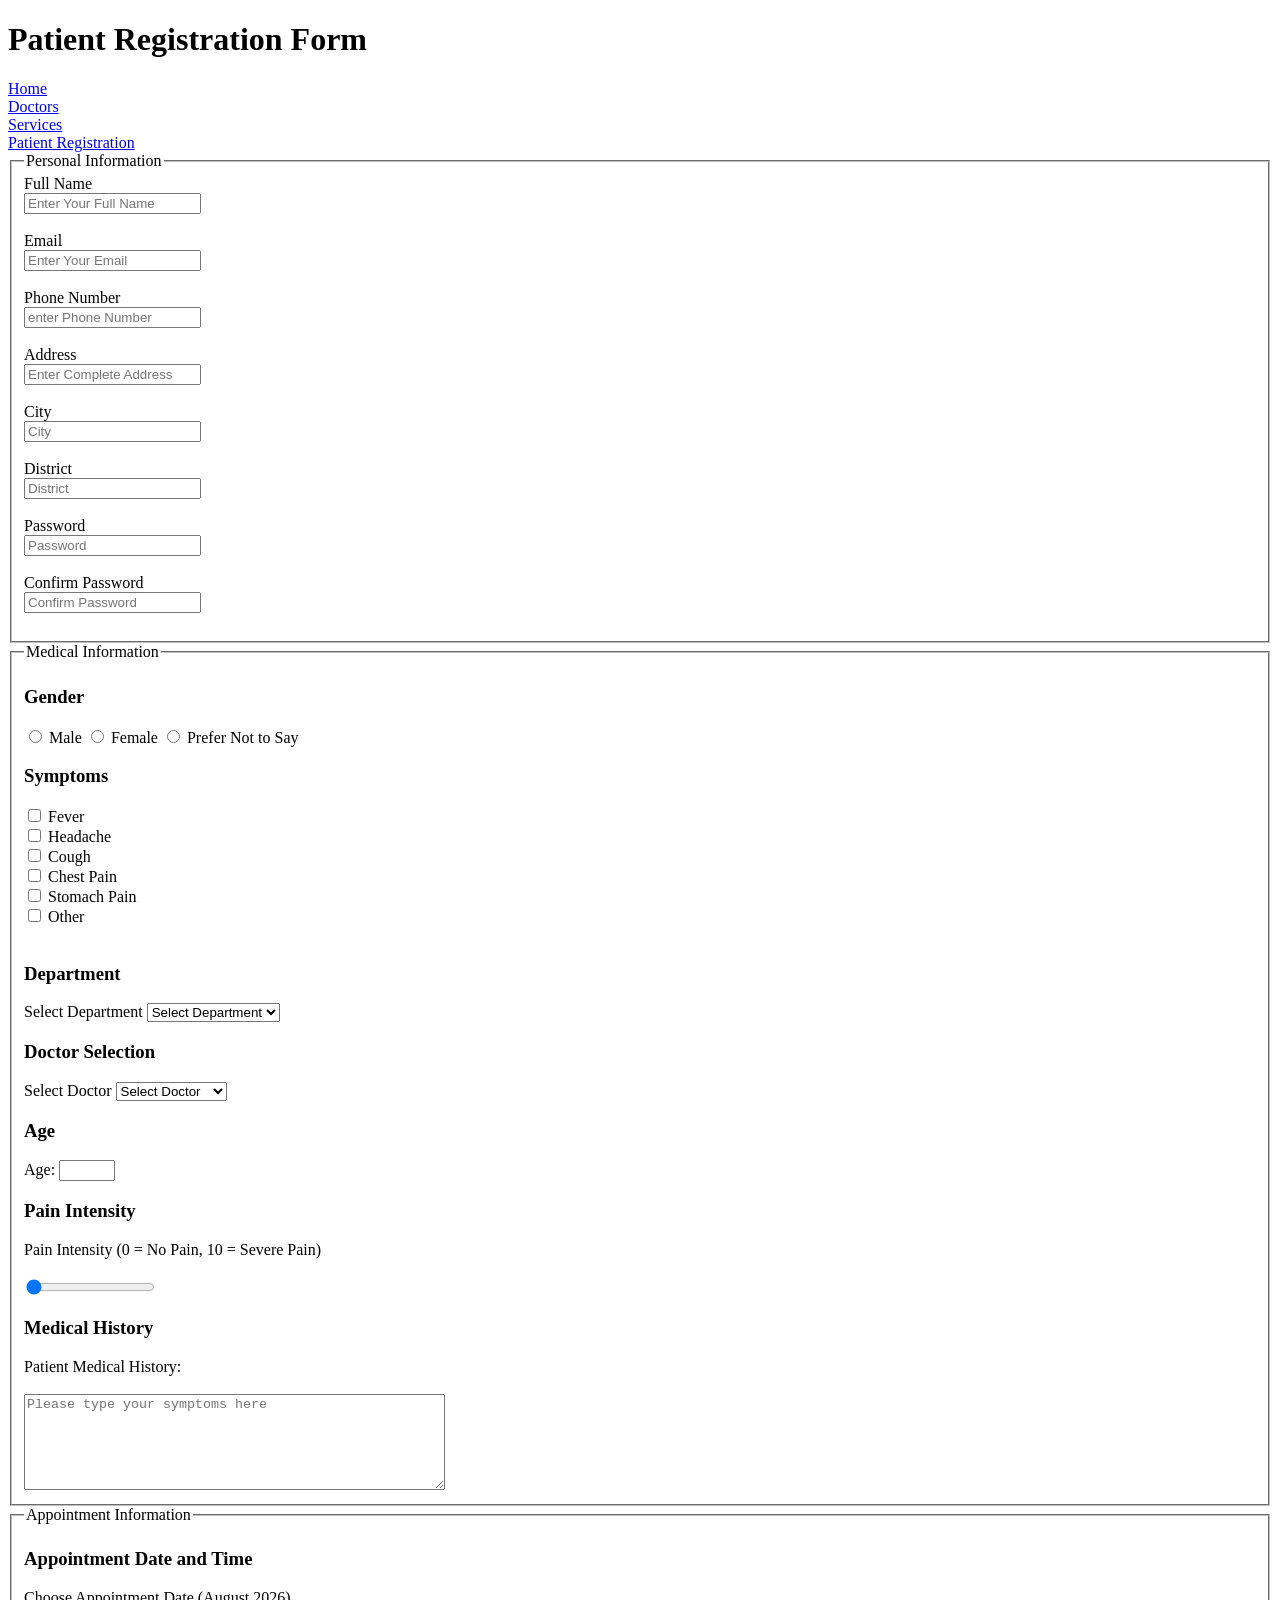
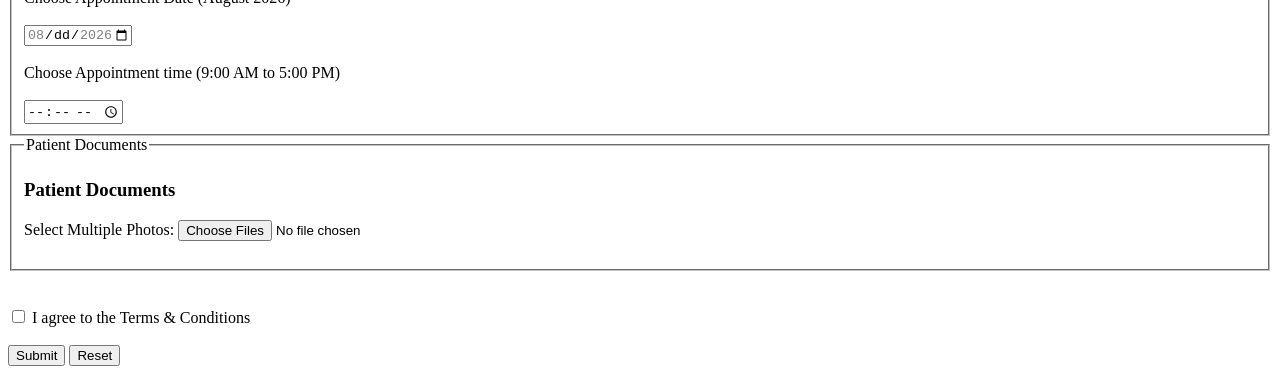
<file: 01-HTML/HTML-Fundamentals/patient-registration-form.html>
<!DOCTYPE html>
<html lang="en">
<head>
    <meta charset="UTF-8">
    <meta name="viewport" content="width=device-width, initial-scale=1.0">
    <title>Document</title>
</head>
<body>
    <h1>Patient Registration Form</h1>
     <nav>
        <a href="index.html">Home</a><br>
        <a href="doctors.html">Doctors</a><br>
        <a href="services.html">Services</a><br>
        <a href="patient-registration-form.html" target="_blank">Patient Registration</a><br>
    </nav>

    <form action="#" method="post">
    <fieldset>
        <legend>Personal Information</legend>
    <label for="full_name">Full Name</label><br>
    <input type="text" id="full_name" name="full-name" placeholder="Enter Your Full Name" required><br><br>
    <label for="email">Email</label><br>
    <input type="email" id="email" name="email" placeholder="Enter Your Email" required><br><br>
    <label for="phone">Phone Number</label><br>
    <input type="tel" id="phone" name="phone" placeholder="enter Phone Number" required><br><br>
    <label for="address">Address</label><br>
    <input type="text" id="address" name="address" placeholder="Enter Complete Address" required><br><br>
    <label for="city">City</label><br>
    <input type="text" id="city" name="city" placeholder="City" ><br><br>
    <label for="dist">District</label><br>
    <input type="text" id="dist" name="district" placeholder="District" required><br><br>
    <label for="pass">Password</label><br>
    <input type="password" id="pass" name="password" placeholder="Password" required><br><br>
    <label for="conf_pass">Confirm Password</label><br>
    <input type="password" id="conf_pass" name="confirm_password" placeholder="Confirm Password" required><br><br>
    </fieldset>


    <fieldset>
        <legend>Medical Information</legend>
    <!-- Use of Radio Button -->
    <h3>Gender</h3>
    <input type="radio" id="male" name="gender" value="male" required>
    <label for="male">Male</label>
    <input type="radio" id="female" name="gender" value="female" >
    <label for="female">Female</label>
    <input type="radio" id="nill" name="gender" value="nill" >
    <label for="nill">Prefer Not to Say</label>

    <!-- Use of Checkbox -->
    <h3>Symptoms</h3>
    <input type="checkbox" id="fever" name="symptoms" value="fever">
    <label for="fever">Fever</label><br>
    <input type="checkbox" id="headache" name="symptoms" value="headache">
    <label for="headache">Headache</label><br>
    <input type="checkbox" id="cough" name="symptoms" value="cough">
    <label for="cough">Cough</label><br>
    <input type="checkbox" id="chest_pain" name="symptoms" value="chest_pain">
    <label for="chest_pain">Chest Pain</label><br>
    <input type="checkbox" id="stomach_pain" name="symptoms" value="stomach_pain">
    <label for="stomach_pain">Stomach Pain</label><br>
    <input type="checkbox" id="other" name="symptoms" value="other">
    <label for="other">Other</label><br>

    <!-- Use of Dropdown -->
     <br><h3>Department</h3>
     <label for="dep">Select Department</label>
    <select id="dep" name="department" required>
        <option value="" disabled selected>Select Department</option>
        <option value="cardio">Cardiology</option>
        <option value="neuro">Neurology</option>
        <option value="derma">Dermatology</option>
        <option value="pediatrics">Pediatrics</option>
        <option value="ortho">Orthopedics</option>
        <option value="ent">ENT</option>
        <option value="general">General Medicine</option>
    </select>

    <br><h3>Doctor Selection</h3>
    <label for="doc">Select Doctor</label>
    <select id="doc" name="doctor" required>
        <option value="" disabled selected>Select Doctor</option>
        <option value="Javed">Dr. Javed Iqbal</option>
        <option value="Zahid">Dr. Zahid Virk</option>
        <option value="Faisal">Dr. Faisal </option>
    </select>

    <h3>Age</h3>
    <label for="age">Age: </label>
    <input type="number" id="age" name="applicant_age" min="0" max="120" required> 

     <!-- use of range -->
    <h3>Pain Intensity</h3>
    <label for="pain-level">Pain Intensity (0 = No Pain, 10 = Severe Pain)</label><br><br>
    <input type="range" id="pain_range" name="pain_intensity" min="0" max="10" value="0" step="1">

    <!-- use of Text Area -->
     <h3>Medical History</h3>
    <label for="add_info">Patient Medical History: </label><br><br> 
    <textarea id="add_info" name="medical_history" placeholder="Please type your symptoms here" 
        rows="6" cols="50"></textarea>


    </fieldset>

    <fieldset>
        <legend>Appointment Information</legend>
    <!-- use of date and time -->
    <h3>Appointment Date and Time</h3>
    
    <label for="app_date"> Choose Appointment Date (August 2026) </label><br><br>
    <input type="date" id="app_date" name="appointment_date" min="2026-08-26" max="2026-08-31" required>
    <br><br>
    <label for="app_time">Choose Appointment time (9:00 AM to 5:00 PM) </label><br><br>
    <input type="time" id="app_time" name="appointment_time" min="09:00" max="17:00" required>
    </fieldset>
    
    <fieldset>
        <legend>Patient Documents</legend>
    <!-- Uploading Multiple Files -->
    <h3>Patient Documents</h3>
    <label for="gallery">Select Multiple Photos: </label>
    <input type="file" id="gallery" name="photos[]" accept="image/*" multiple>
    <br><br> 
    </fieldset>
   
    <br><br>
    <input type="checkbox" id="term_condition" name="term_condition" value="yes" required>
    <label for="term_condition">I agree to the Terms & Conditions </label>

    <!-- submit / reset -->
     <br><br>
    <button type="submit">Submit</button>
    <button type="reset">Reset</button>
    
    </form>
</body>
</html>
</file>
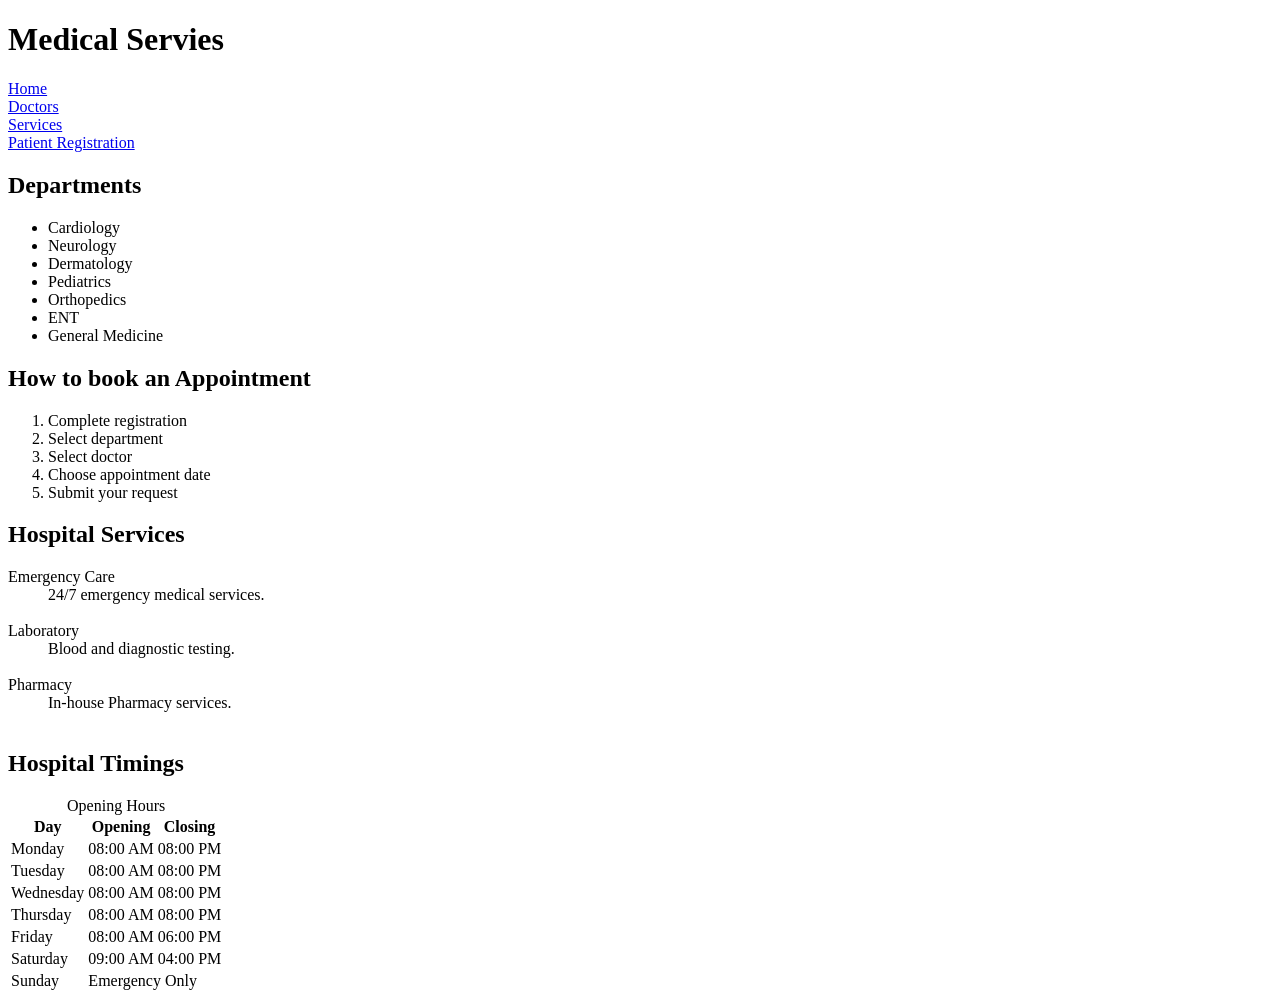
<file: 01-HTML/HTML-Fundamentals/services.html>
<!DOCTYPE html>
<html lang="en">
<head>
    <meta charset="UTF-8">
    <meta name="viewport" content="width=device-width, initial-scale=1.0">
    <title>Document</title>
</head>
<body>
    <h1>Medical Servies</h1>
    <nav>
        <a href="index.html">Home</a><br>
        <a href="doctors.html">Doctors</a><br>
        <a href="services.html">Services</a><br>
        <a href="patient-registration-form.html" target="_blank">Patient Registration</a><br>
    </nav>
    <h2>Departments</h2>
    <ul>
        <li>Cardiology</li>
        <li>Neurology</li>
        <li>Dermatology</li>
        <li>Pediatrics</li>
        <li>Orthopedics</li>
        <li>ENT</li>
        <li>General Medicine</li>
    </ul>

    <h2>How to book an Appointment</h2>
    <ol>
        <li>Complete registration</li>
        <li>Select department</li>
        <li>Select doctor</li>
        <li>Choose appointment date</li>
        <li>Submit your request</li>
    </ol>

    <h2>Hospital Services</h2>
    <dl>
        <dt>Emergency Care</dt>
        <dd>24/7 emergency medical services.</dd><br>
        <dt>Laboratory</dt>
        <dd>Blood and diagnostic testing.</dd><br>
        <dt>Pharmacy</dt>
        <dd>In-house Pharmacy services.</dd><br>
    </dl>

    <h2>Hospital Timings</h2>
    <table>
        <caption>Opening Hours</caption>
        <thead>
            <tr>
                <th>Day</th>
                <th>Opening</th>
                <th>Closing</th>
            </tr>
        </thead>
        <tbody>
            <tr>
                <td>Monday</td>
                <td>08:00 AM</td>
                <td>08:00 PM</td>
            </tr>
            <tr>
                <td>Tuesday</td>
                <td>08:00 AM</td>
                <td>08:00 PM</td>
            </tr>
            <tr>
                <td>Wednesday</td>
                <td>08:00 AM</td>
                <td>08:00 PM</td>
            </tr>
            <tr>
                <td>Thursday</td>
                <td>08:00 AM</td>
                <td>08:00 PM</td>
            </tr>
            <tr>
                <td>Friday</td>
                <td>08:00 AM</td>
                <td>06:00 PM</td>
            </tr>
            <tr>
                <td>Saturday</td>
                <td>09:00 AM</td>
                <td>04:00 PM</td>
            </tr>
            <tr>
                <td>Sunday</td>
                <td colspan="2">Emergency Only</td>
            </tr>
        </tbody>
    </table>
</body>
</html>
</file>
<file: 02-CSS/01-CSS-Foundations/style.css>
/* Main heading */
h1{
    color:#1d3557;
    font-size: 36px;
    background: #e9f5ff;
}
h2{
    color:#457b9d;
    font-size: 24px;
}
p{
    color:#333333;
    font-size:18px;
}
/* Skills section */
.skills{
    color:#2a9d8f;
    font-size:17px;
    background-color: #e8f8f5;  
}
#goal{
    color:#e76f51;
    background-color: #fff3ef;
    font-size: 18px;
}
.quote{
    color: #6a4c93;
    background-color: #f5efff;
    font-size:20px;
}
body{
    background-color: lightblue;
}
*{
    box-sizing: border-box;
}
</file>
<file: 02-CSS/02-Selectors/style.css>
/* Use of element selector*/
h2{
    text-decoration: underline;
}

/* Use of class selector*/
.product-card{
    text-decoration: underline;
}


/* Use of id selector*/

#hero{
    text-align: center;
}

/* Grouping Selectors */

h1,h2,h3{
    color: darkgray;
}

/* Use of Descendent Selector*/

#products h3 {
     color:darkolivegreen;
}

/* Use of child selector */

#categories > ul{
    border: 2px solid black;
}

/* Use of Adjacent Sibling Selector */

.product-card h3 + strong{
    color:red;
}

/* General Sibling ~ */

.product-card h3 ~ p {
    border: 2px solid red;
}

/* Using Attribute Selector */

input[placeholder]{
    text-decoration: line-through;
}

/* Exact Attribute Matching */

input[type="search"]{
    border:2px solid blue;
}

/* Starts With ^= */

a[href^="#"]{
    color:red;
}

/* End with $= */
a[href $=".html"]
{
    color: blue;
}

/* Contains *=  */
img[src*="Macbook"] {
    height:300px;
}

/* Pseudo Class : */

/* :hover */

nav a:hover{
    color:black;
}

/* :focus */

input:focus{
   outline: 2px soild black;
}

/* : active  */

button:active{
    transform: scale(0.65);
}

/* :visited  */

nav a:visited{
    color:orangered;
}

/* :first-child */

#quality li:first-child{
    color:olive;
}

/* :last-child */

#quality li:last-child{
    color:red;
}

/* :nth-child() */

#quality li:nth-child(2){
    color:blue;
}

/* nth-of-type() */

#products article:nth-of-type(2){
    border: 2px solid black;
}

/* first-of-type */
#products article:first-of-type{
    border: 2px solid red;
}

/* last-of-type */
#products article:last-of-type{
    border: 2px solid blue;
}

/* :checked */
input:checked{
    outline: 2px solid red;
}

/* :disabled */
button:disabled{
    outline: 2px solid blue;
}

/* :required */
input:required{
    outline: 1px solid red;
}

/* :optional */
input:optional{
    outline: 1px solid green;
}

/* :empty */
#preference-message:empty{
    min-height: 20px;
}

/* :not() */
.product-card:not(.featured){
    background-color: lightblue;
}

/* :is() */
#hero :is(h2,p){
    text-decoration: underline;
}

/* :where() */
#products :where(h2,h3){
    background-color: lightsalmon;
}

/* Pseudo Class ::  */

/* ::before */
.product-card::before{
    content: "PRODUCT";
}

/* ::after */
.product-card::after{
    content: "Genuine Product";
}

/* ::first-letter */
#hero p::first-letter{
    font-size: 2em;
}

/* ::first-line */
#hero p::first-line{
    background-color:aqua;
}

/* ::selection */
::selection{
    background: yellow;
    color: red;
}

/* Combining Selectors  */
#products .product-card > h3 {
    background-color: yellow;
}

/* Multiple Classes */
.product-card.featured{
    background-color: darkgray;
}

/*  Selector Specificity  */
p{
    color:red;
}

.product-card p {
    color:blue;
}

#products .product-card p{
    color:green;
}                       /* This is because order of specificity is : 
                            elemenet selector < class selector < ID + Class + Element */

/* CSS Source Order/ Cascade */

.product-card p{
    color:red;
}

.product-card p{
    color:blue;
}                       /* In equal specifity, later rule wins ( here color will be blue) */

/* !important */

.product-card p{
    color: blue !important;
}

.product-card p{
    color:green;
}                       /* Normally second rule has higher specificity but !important is superior */

/* Meaningful Class Naming : I used meaningful names like class=product-card*/

/* Reusable Classes : I used reusable classes like product-card */
</file>
<file: 02-CSS/03-Cascade-and-Specificity/style.css>
/* General Styles */

body{
    margin: 0;
    background-color: #f2e2ba;
    color: #222;
    font-family: Arial, sans-serif;
    line-height: 1.6;
}

a{
    color: #7a284b;
    text-decoration: none;
}

a:hover {
    text-decoration: underline;
}

h1,h2,h3 {
    line-height: 1.2;
}



/* Inheritance
    Color and font-family are inherited by descendant elements
   when they don't have their own values. */

#about {
    color:#E34A6F;
    font-family: Arial, sans-serif;
}                        /* The child inherits the parent's color because color is an inherited property. */

/* Cascade 
    Multiple rules can target the same element.
    The browser determines which declaration wins*/

#community {
    color:blue;
}

h3 {
    color:red;
}

.benefit-card h3 {
    color:green;
}

.benefit-card h3 {
    color: purple;
}


/* Specificity 
    More specific selectors have greater priority
    when competing declarations target the same element.*/

/* Element selector */
h2 {
    color: blue;
}

/* Class selector */
.section-heading {
    color: green;
}

/* ID selector */
#members .section-heading {
    color: red;
}

/* Source Order */

#members p {
    color:yellow;
}

#members p {
    color:brown;
}                           /* Both rules have equal specificity, so the later declaration wins. */



/* !important 
    An !important declaration takes priority over normal
    declarations in the cascade. */

.benefit-card p {
    color: green;
}

#community .benefit-card p {
    color: blue;
}

#community .benefit-card p {
    color: yellow !important;           /* !important overrides normal declarations in the cascade. */
}
</file>
<file: 02-CSS/04-Box-Model/style.css>
header {
 
    padding: 30px;
    border-bottom: 2px solid black;
    min-height: 100px;

}

#home {
    padding: 60px 30px;
    min-height: 500px;
}

#home p {
    max-width: 600px;
}

#home img {
    height: 300px;
}


.product-card {
    box-sizing: border-box;
    width: 300px;
    min-height: 350px;
    padding: 25px;
    border: 2px solid black;
    margin: 20px;
}


.featured-item {
    box-sizing: border-box;
    width: 300px;
    min-height: 150px;
    padding: 20px;
    border: 1px solid black;
    margin: 20px;
}

#about {
    padding: 60px 30px;
}

#about p {
    max-width: 650px;
    margin-bottom: 20px;
}

#about img{
    box-sizing: border-box;
    height: 300px;
    padding: 20px;
}


#experience {
    padding: 60px 30px;
}

#experience article {
    box-sizing: border-box;
    width: 300px;
    min-height: 150px;
    padding: 20px;
    margin: 20px;
    border: 1px solid black;
}

#newsletter {
    padding: 50px 30px;
}

#newsletter input {
    box-sizing: border-box;
    width: 350px;
    padding: 12px;
    border: 1px solid black;
}

#newsletter button {
    padding: 12px 25px;
    border: 1px solid black;
}


#contact {
    padding: 50px 30px;
}

#contact h3 {
    margin-top: 25px;
    margin-bottom: 5px;
}

#contact p {
    margin-bottom: 20px;
}

footer {
    padding: 40px 30px;
    border-top: 2px solid black;
}

footer p {
    margin-bottom: 20px;
}
</file>
<file: 02-CSS/05-Units-and-Sizing/style.css>
/* Base */

html {
    font-size: 16px;
}

body {
    margin: 0;
    padding: 0;
    font-family: Arial, sans-serif;
    font-size: 1rem;
    line-height: 1.6;
    background-color: beige;
}


/* Header */

header {
    width: 90%;
    margin: 0 auto;
    padding: 1.5rem 0; 
    border-bottom: 1px solid #333;
}

header h2 {
    font-size: 1.75rem;
    margin: 0 0 0.5rem;
}

header p{
    font-size: 1rem;
    margin: 0 0 1rem;
}

nav {
    font-size: 1rem;
}

nav a {
    margin-right: 0.25rem;
    margin-left: 0.25rem;
}

header button {
    margin-top: 1rem;
    padding: 0.75em 1.5em;
    font-size: 1rem;
    border: 1px solid #333;
}

/*  Main Container  */

main {
    width: min(90%, 1200px);
    margin: 0 auto;
}

/*  Hero Section  */

#home {
    min-height: 80vh;
    padding: 2rem 0;
}

#home h1 {
    width: min(90%,900px);
    font-size: clamp(2.5rem, 6vw, 5rem);
    line-height: 1.1;
    margin: 1rem 0;
}

#home h3 {
    font-size: 0.9rem;
    letter-spacing: 0.5rem;
} 

#home p {
    width: min(90%,700px);
    font-size: 1.1rem;
}

#home a {
    font-size: 1rem;
}

#home figure {
    width: 90%;
    max-width: 900px;
    margin: 3rem auto;
}

/*   Coffee Section   */

#coffee {
    padding: 5rem 0;
}

#coffee > h4 {
    font-size: 0.9rem;
    letter-spacing: 0.15rem;
}

#coffee > h2 {
    font-size: clamp(2rem, 4vw, 3.5rem);
    margin: 1rem 0;
}

/*  Product Cards  */

.product-card {
    width: 45%;
    min-height: 2rem;
    margin: 2rem 1%;
    padding: 1.5rem;
    border: 1px solid #333;
    box-sizing: border-box;
}


.product-card h3{
    font-size: 1.5rem;
}

.product-card p{
    font-size: 1rem;
}

.product-card b { 
    font-size: 0.9rem;
}

.product-card button {
    padding: 0.75em 1.5em;
    font-size: 1rem;
    border: 1px solid #333;
}


/*   Featured Section   */

#featured {
    padding: 5rem 0;
}

#featured > h3 {
    font-size: 0.9rem;
    letter-spacing: 0.15rem;
}

#featured > h2 {
    width: min(90%,800px);
    font-size: clamp(2rem, 4vw, 3.5rem);
}

#featured > p {
    width: min(90%, 750px);
    font-size: 1rem;
} 


.featured-item {
    width: 90%;
    max-width: 700px;
    margin: 2rem 0;
    padding: 1.5rem;
    border: 1px solid #333;
    box-sizing: border-box;
}

.featured-item h3 {
    font-size: 1.4rem;
}

.featured-item p {
    font-size: 1rem;
}

/*  About Section  */

#about {
    padding: 5rem 0;
}

#about h3 {
    font-size: 0.9rem;
    letter-spacing: 0.15em;
}

#about h2 {
    width: min(90%, 800px);
    font-size: clamp(2rem, 4vw, 3.5rem);
}

#about p {
    width: min(90%, 700px);
    font-size: 1rem;
}

#about button {
    margin-top: 1rem;
    padding: 0.75em 1.5em;
    font-size: 1rem;
    border: 1px solid #333;
}

#about img {
    width: min(90%, 800px);
    height: auto;
    margin-top: 2rem;
    border: 2px solid black;
}


/* Experience Section */

#experience {
    padding: 5rem 0;
}

#experience > h3 {
    font-size: 0.9rem;
    letter-spacing: 0.15em;
}

#experience > h2 {
    width: min(90%, 800px);
    font-size: clamp(2rem, 4vw, 3.5rem);
}

#experience p {
    width: min(90%, 750px);
    font-size: 1rem;
}

#experience article {
    width: 90%;
    max-width: 700px;
    margin: 2rem 0;
    padding: 1.5rem;
    border: 1px solid black;
    box-sizing: border-box;
}

/*    Newsletter Section   */

#newsletter {
    width: min(90%, 800px);
    padding: 5rem 0;
}

#newsletter h2 {
    font-size: clamp(2rem, 5vw, 4rem);
}

#newsletter p {
    font-size: 1rem;
}

#newsletter input {
    width: min(100%, 400px);
    padding: 0.75rem;
    font-size: 1rem;
    box-sizing: border-box;
}

#newsletter button {
    margin-top: 1rem;
    padding: 0.75em 1.5em;
    font-size: 1rem;
    border: 1px solid black;
}


/*  Contact  */

#contact {
    width: min(90%, 800px);
    padding: 5rem 0;
}

#contact h2 {
    font-size: clamp(2rem, 5vw, 4rem);
}

#contact h3 {
    font-size: 1.25rem;
}

#contact p {
    font-size: 1rem;
}

/*  Footer  */

footer {
    width: 90%;
    margin: 0 auto;
    padding: 3rem 0;
    border-top: 2px solid black;
}

footer h3 {
    font-size: 1.5rem;
}

footer p {
    font-size: 1rem;
}

footer a {
    font-size: 1rem;
}

/* vmin / vmax  */

#home figure {
    width: min(90%, 900px);
    max-width: 80vmin;
}

#home figcaption {
    font-size: max(0.75rem, 1vmin);
}

/* Responsive Limit */

@media (max-width: 700px) {

    .product-card {
        width: 90%;
        margin: 1.5rem auto;
    }

    #home {
        min-height: 70vh;
    }

    header {
        width: 90%;
    }

    main{
        width: 90%;
    }
}
</file>
<file: 02-CSS/06-Typography/style.css>
body {
    font-family: "Inter", Arial, sans-serif;
    font-size: 16px;
    font-weight: 400;
    line-height: 1.6;
    background-color: beige;
    padding-left: 3rem;
}

/*  Headings  */
h1, h2 {
    font-family: "Playfair Display", Georgia, serif;
    font-weight: 600;
    line-height: 1.2;
}

h3 {
    font-family: "Inter", Arial, sans-serif;
    font-size: 14px;
    font-weight: 600;
    letter-spacing: 2px;
    text-transform: uppercase;
}

/*  Hero Typography  */
#home h1 
{
    font-size: 64px;
    font-weight: 600;
    line-height: 1.1;
    letter-spacing: -1px;
}

#home h3 {
    font-size: 13px;
    font-weight: 600;
    letter-spacing: 3px;
}

#home p {
    font-size: 18px;
    font-weight: 400;
    line-height: 1.7;
}

/*  Paragraphs  */
p {
    font-family: "Inter", Arial, sans-serif;
    font-size: 16px;
    font-weight: 400;
    line-height: 1.8;
    word-spacing: 1px;
}

/*  Navigation  */
nav a {
    font-family: "Inter", Arial, sans-serif;
    font-size: 14px;
    font-weight: 500;
    letter-spacing: 0.5px;
    text-decoration: none;
}

nav a:hover {
    text-decoration: underline;
}


/*  Section Headings  */
section h2 {
    font-size: 42px;
    font-weight: 600;
    line-height: 1.2;
    letter-spacing: -0.5px;
}

/*  Services Typography  */
#services article h3 {
    font-size: 18px;
    font-weight: 600;
    letter-spacing: 0.5px;
}

#services article p {
    font-size: 16px;
    font-weight: 400;
    line-height: 1.7;
}

/*  Project Typography  */
.projects h3 {
    font-family: "Playfair Display", Georgia, serif;
    font-size: 28px;
    font-weight: 600;
    line-height: 1.3;
}

.projects p {
    font-size: 15px;
    font-weight: 400;
    line-height: 1.7;
}

.projects p:first-of-type {
    font-size: 13px;
    font-weight: 600;
    letter-spacing: 1.5px;
}

/*  Quote typography  */
blockquote {
    font-family: "Playfair Display", Georgia, serif;
    font-size: 48px;
    font-weight: 500;
    line-height: 1.3;
    letter-spacing: -0.5px;
}

#quote p {
    font-size: 14px;
    font-weight: 500;
    letter-spacing: 1px;
}


/*  About Section Typography  */
#about h2 {
    font-size: 42px;
    font-weight: 600;
    line-height: 1.2;

}

#about p {
    font-size: 16px;
    font-weight: 400;
    line-height: 1.8;
}

/*  Contact Typography */
#contact h2 {
    font-size: 48px;
    font-weight: 600;
    line-height: 1.2;
    letter-spacing: -0.5px;
}

#contact p {
    font-size: 17px;
    line-height: 1.8;
}

#contact a {
    font-size: 18px;
    font-weight: 600;
    text-decoration: underline;
}

#contact a:hover {
    text-decoration: none;
}

/*   Footer Typography   */
footer h2 {
    font-family: "Playfair Display", Georgia, serif;
    font-size: 32px;
    font-weight: 600;
    letter-spacing: 1px;
}

footer p {
    font-size: 14px;
    font-weight: 400;
    line-height: 1.7;
}

footer nav a {
    font-size: 13px;
    font-weight: 500;
    text-decoration: none;
}

footer > a {
    font-size: 14px;
    font-weight: 500;
    text-decoration: underline;
}
</file>
<file: 02-CSS/07-Colors-and-Backgrounds/style.css>
/*  Base Colors  HEX + RGB  */

body {
    background-color: #F5F1E8;
    color: rgb(45, 42, 38);
    margin: 0;
    padding-left: 3rem;
}

/*  Header  HEX Colors  */

header {
    background-color: #FFFDF9;
    color: #2D2A26;
    padding: 2rem;
}

header h4 {
    color: #A65D45;

}

/*  Navigation HEX + RGB  */

nav a {
    color: #2D2A26;

}

nav a:hover {
    color: rgb(166, 93, 69);
}

/*  Hero Section 
    Background Image
    Linear Gradient
    RGBA 
    Background Position
    Background size
    Background Repeat  */

#home {

    background-image: 
        linear-gradient(
            rgba(45, 42, 38, 0.70),
            rgba(45, 42, 38, 0.70)
        ),
        url("https://images.unsplash.com/photo-1558655146-9f40138edfeb");

    background-position: center;
    background-size: cover;
    background-repeat: no-repeat;
    color: #FFFFFF;
    padding: 6rem 3rem;
}

#home h1 {
    color: #FFFFFF;
}

#home h3 {
    color: #E8DED0;
}

#home p {
    color: rgba(255, 255, 255, 0.85);
}

/* Hero Link  */

#home a {
    background-color: #A65D45;
    color: #FFFFFF;
    opacity: 0.75;
    text-decoration: none;
    padding: 0.8rem 1.4rem;
}

#home a:hover {
    opacity: 1;
}

/*   General Sections     HSL  */

section {
    padding: 4rem 3rem;
    background-color: hsl(40, 25%, 97%);
}

/*  What We Do
    RGB Background  */

main > section:nth-of-type(2) {
    background-color: rgb(255, 253, 249);
}

/*  Services
    Linear Gradient  */

#services {
    
    background-image: 
        linear-gradient(
            135deg,
            #E8DED0,
            #F5F1E8   
        );
}

#services article {
    background-color: rgba(255,253,249,0.75);
    padding: 1.5rem;
    margin-bottom: 1rem;
}

#services article h3 {
     color: #A65D45;
}

/*  Selected Work
    Radial Gradient  */

#work {
    background-image: 
        radial-gradient(
            circle,
            #FFFDF9,
            #E8DED0
        );
}

.projects {
    background-color: #FFFDF9;
    padding: 2rem;
    margin-bottom: 1.5rem;
}

.projects p:first-of-type {
    color: #A65D45;
}

/* Quote    HEX + Opacity */

#quote {
    background-color: #2D2A26;
    color: #FFFFFF;
}

blockquote {
    color: #FFFFFF;
}

#quote p {
    color:rgba(255, 255, 255, 0.70); 
}

/*  About   HSL Background  */

#about {
    background-color: hsl(35, 35%, 93%);
}

#about h3 {
    color: hsl(15, 40%, 45%);
}

/*  Contact     Linear Gradient  */

#contact {
    background-image: 
        linear-gradient(
            to right,
            #A65D45,
            #7D4232
        );

        color: #FFFFFF;
}

#contact h2, #contact p, #contact a {
    color: #FFFFFF;
}

#contact h3 {
    color: #E8DED0;
}

#contact p {
    color: rgba(255, 255, 255, 0.85);
}

#contact a:hover {
    opacity: 0.75;
}

/*  Footer
    Background Image
    Positioning
    Size
    Repeat */

footer {
    background-image: 
    linear-gradient(
        rgba(45, 42, 38, 0.92),
        rgba(45, 42, 38, 0.92)
    ),
    url("https://images.unsplash.com/photo-1497366754035-f200968a6e72")
    ;

    background-position: center;
    background-size: cover;
    background-repeat: no-repeat;
    color: #FFFFFF;
    padding: 3rem;

    footer h4 {
        color: #E8DED0;
    }

    footer p {
        color: rgba(255, 255, 255, 0.75);
    }

    footer nav a,
    footer > a {
        color: #FFFFFF;
    }

    footer > a:hover {
         color: #E8DED0;
    }
}

/*  Additional Typography Styles
    From CSS Module 06
    Added for Better Visual Presentation */
    
/* headings*/

h1, h2 {
    font-family: "Playfair Display", Georgia, serif;

    font-weight: 600;

    line-height: 1.2;
}

h3 {
    font-family: "Inter", Arial, sans-serif;

    font-size: 14px;

    font-weight: 600;

    letter-spacing: 2px;

    text-transform: uppercase;
}

/* Hero Typography */

#home h1 {

    font-size: 64px;

    font-weight: 600;

    line-height: 1.1;

    letter-spacing: -1px;
}

#home h3 {

    font-size: 13px;

    font-weight: 600;

    letter-spacing: 3px;
}

#home p {

    font-size: 18px;

    font-weight: 400;

    line-height: 1.7;
}

/* Paragraphs */

p {

    font-family: "Inter", Arial, sans-serif;

    font-size: 16px;

    font-weight: 400;

    line-height: 1.8;

    word-spacing: 1px;
}

/* Navigation */

nav a {

    font-family: "Inter", Arial, sans-serif;

    font-size: 14px;

    font-weight: 500;

    letter-spacing: 0.5px;

    text-decoration: none;
}

nav a:hover {
    text-decoration: underline;
}

/* Section Headings */

section h2 {

    font-size: 42px;

    font-weight: 600;

    line-height: 1.2;

    letter-spacing: -0.5px;
}

/* Services Typography */

#services article h3 {

    font-size: 18px;

    font-weight: 600;

    letter-spacing: 0.5px;
}

#services article p {

    font-size: 16px;

    font-weight: 400;

    line-height: 1.7;
}

/* Project Typography */

.projects h3 {

    font-family: "Playfair Display", Georgia, serif;

    font-size: 28px;

    font-weight: 600;

    line-height: 1.3;
}

.projects p {

    font-size: 15px;

    font-weight: 400;

    line-height: 1.7;
}


.projects p:first-of-type {

    font-size: 13px;

    font-weight: 600;

    letter-spacing: 1.5px;
}

/* Quote Typography */

blockquote {

    font-family: "Playfair Display", Georgia, serif;

    font-size: 48px;

    font-weight: 500;

    line-height: 1.3;

    letter-spacing: -0.5px;
}

#quote p {

    font-size: 14px;

    font-weight: 500;

    letter-spacing: 1px;
}

/* About Typography */

#about h2 {

    font-size: 42px;

    font-weight: 600;

    line-height: 1.2;
}

#about p {

    font-size: 16px;

    font-weight: 400;

    line-height: 1.8;
}

/* Contact Typography */

#contact h2 {

    font-size: 48px;

    font-weight: 600;

    line-height: 1.2;

    letter-spacing: -0.5px;
}

#contact p {

    font-size: 17px;

    line-height: 1.8;
}

#contact a {

    font-size: 18px;

    font-weight: 600;

    text-decoration: underline;
}

#contact a:hover {
    text-decoration: none;
}


/* Footer Typography */

footer p {

    font-size: 14px;

    font-weight: 400;

    line-height: 1.7;
}

footer nav a {

    font-size: 13px;

    font-weight: 500;

    text-decoration: none;
}

footer > a {

    font-size: 14px;

    font-weight: 500;

    text-decoration: underline;
}
</file>
<file: 02-CSS/08-Display-and-Positioning/style.css>
/*==========================================
    CSS Module 08 : Display and Positioning
    Project : Daily Pulse Magzine       
    ========================================*/

/*   Base   */

* {
    box-sizing: border-box;
}

body {
    margin: 0;
    font-family: Arial, sans-serif;
    line-height: 1.6;
}

/*  Header
    Position: sticky    , z-index      */

header {
    display:block;
    position: sticky;
    top: 0;

    z-index: 100;
    padding: 20px;
    background-color: white;
    border-bottom: 1px solid black;
}

header h2 {
    margin: 0;
}

/*  Navigation
    display: inline */

header nav a {
    display: inline;
    margin-right: 10px;
}

/*  Main Content    */

main {
    padding: 20px;
}

/*  Breaking News
    position: static*/

#home {
    position: static;
    padding: 20px;
    border: 1px solid black;
}

/*  Featured Story
    position: relative*/

#featured {
    position: relative;
    margin-top: 30px;
    padding: 30px;
    border: 1px solid black;
}

/*  Featured Article
    position: relative*/

#tech {
    position: relative;
    padding: 20px;    
}

/*  Absolute Positioning */

#tech::after {
    content: "FEATURED";
    position: absolute;
    top:0;
    right:0;
    padding: 5px 10px;
    border: 1px solid black;
}

/*  Buttons
    display: inline-block*/

button {
    display: inline-block;
    padding: 10px 15px;
    margin-top: 10px;
    cursor: pointer;
}

/*  Latest Stories
    display: block*/

#stories {
    display: block;
    margin-top: 30px;
}

#stories article {
    display: block;
    margin-top: 20px;
    padding: 20px;
    border: 1px solid black;
}

/*  Inline-block */

#stories article {
    display: inline-block;
    width: 30%;
    margin-right: 2%;
    vertical-align: top;
}

/*  Trending Section */

#trending {
    margin-top: 30px;
}

/*  Side Bar 
    position: relative */

.sidebar {
    position: realtive;
    padding: 20px;
    border: 1px solid black;
}

/*  Newsletter
    display: block*/

#newsletter {
    display: block;
    margin-top: 30px;
    padding: 20px;
    border: 1px solid black;
}

/*  Display None*/

footer nav a[href="#terms"] {
    display: none;
}

/*  Fixed Position 
    Back to Top Button*/

#back-to-top {
    position:fixed;
    right:20px;
    bottom: 20px;
    z-index: 50;
}

#back-to-top button {
    margin: 0;
}

/*  Footer
    position: static*/

footer {
    position: static;
    display: block;

    margin-top: 40px;
    padding: 30px;

    border-top: 1px solid black;
}
footer nav a {
    display: inline;

    margin-right: 15px;
}

/*=============================
    Visual Styling 
    Previous Modules Knowledge
    ===========================*/

/*  Base   */
html {
    font-size: 16px;
}

body {
    margin: 0;
    font-family: Georgia, serif;
    line-height: 1.6;
    background-color: #F5F1E8;
    color: #1F2933;
}

/*  Header   */
header {
    padding: 1.5rem 3rem;
    background-color: #ffffff;
    
    border-bottom: 3px solid #8B2635;
}

header h2 {
    margin: 0;
    font-size: 2rem;
    color: #8B2635;
}

header p {
    margin: 0.4rem 0.12rem;
    font-size: 1rem;
    color: #555555;
}

/*  Navigation */

header nav {
    padding-top: 0.8rem;
    border-top: 1px solid #EAE3D5;

}

header nav a {
    margin-right: 0.5rem;
    font-family: Arial,sans-serif;
    font-size: 0.95rem;
    font-weight: bold;
    color: #1F2933;
    text-decoration: none;
}

header nav a:hover {
    color: #8B2635;
    text-decoration: underline;
}

/*  Main    */

main{
    width: 90%;
    max-width: 1200px;
    margin: 2rem auto;
}

/*  Breaking News   */
#home {
    padding: 2rem;
    background-color: #8B2635;
    color: #ffffff;
    border: 1px solid #6E1D2A;
}

#home h1 {
    margin-top: 0;
    font-size: 2rem;
}

#home p {
    margin-bottom: 0;
    font-size: 1.1rem;
}

/*  Featured Story  */

#featured {
    margin-top: 2rem;
    padding: 2rem;
    background-color: #ffffff;
    border: 1px solid #E0D8C8;
}

#tech h2 {
    margin-top: 0;
    font-size: 2rem;
    line-height: 1.3;
    color: #1F2933;
}

#tech p {
    font-size: 1.05rem;
    color: #555555;
}

/*  Buttons     */

button {
    padding: 0.7rem 1.2rem;
    font-family: Arial, sans-serif;
    font-size: 0.9rem;
    font-weight: bold;
    background-color: #8B2635;
    color: #ffffff;
    border: 1px solid #6E1D2A;
}

button:hover {
    background-color: #6E1D2A;
}

/*  Latest Stories  */
#stories {
    margin-top: 3rem;
}

#stories > h2 {
    margin-bottom: 1.5rem;
    padding-bottom: 0.5rem;
    font-size: 1.8rem;
    color: #1F2933;
    border-bottom: 2px solid #C9A227;
}

#stories article {
    margin-bottom: 1.5rem;
    padding: 1.5rem;
    background-color: #FFFFFF;
    border: 1px solid #E0D8C8;
}

#stories article h3 {
    margin-top: 0;
    margin-bottom: 0.5rem;
    font-size: 1.3rem;
    color: #8B2635;
}

#stories article p {
    margin-bottom: 0;
    color: #555555;
}

/*  Side Bar */

.sidebar {
    padding: 1.5rem;
    background-color: #EAE3D5;
    border-left: 20px solid #C9A227;
}

.sidebar ul {
    margin: 0;
    padding-left: 1.2rem;
}

.sidebar li {
    margin-bottom: 0.8rem;
    font-size: 0.95rem;
}

.sidebar li:last-child {
    margin-bottom: 0;
}

/*  NewsLetter  */

#newsletter {
    margin-top: 2rem;
    padding: 2rem;
    background-color: #FFFFFF;
    border: 1px solid #E0D8C8;
}

#newsletter h2 {
    margin-top: 0;
    font-size: 1.8rem;
    color: #8B2635;
}

#newsletter p {
    color: #555555;
}

#newsletter input {
    width: 250px;
    max-width: 100%;
    padding: 0.7rem;
    font-family: Arial,sans-serif;
    border: 1px solid #CFC6B6;
}

/*      Footer      */

footer {
    margin-top: 3rem;
    padding: 2rem 3rem;
    background-color: #1F2933;
    color: #F5F1E8;
    border-top: 4px solid #C9A227;
}

footer h2 {
    margin-top: 0;
    font-size: 1.8rem;
}

footer p {
    color: #D8D3CA;
}

footer nav {
    margin: 1.2rem 0;
}

footer nav a {
    margin-right: 1rem;
    font-family: Arial, sans-serif;
    color: #F5F1E8;
    text-decoration: none;
}

footer nav a:hover {
    color: #C9A227;
    text-decoration: underline;
}
</file>
